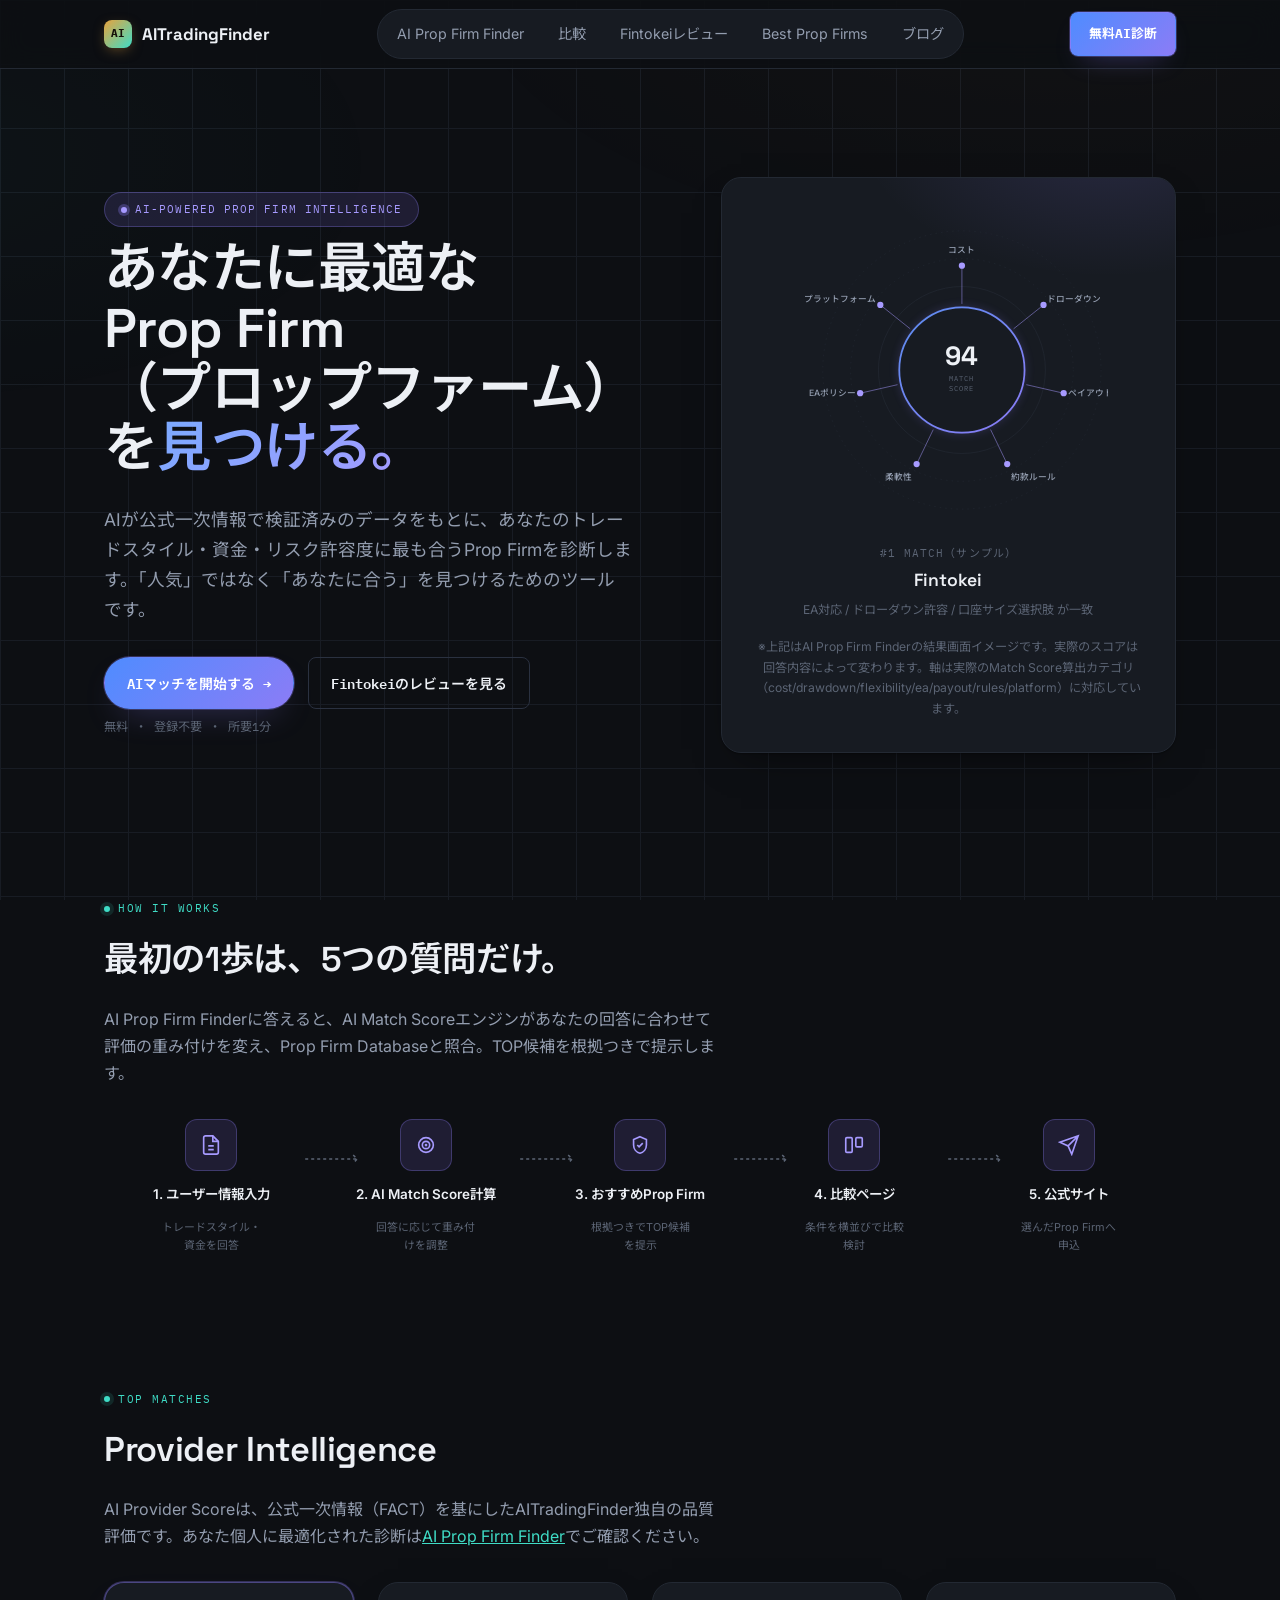
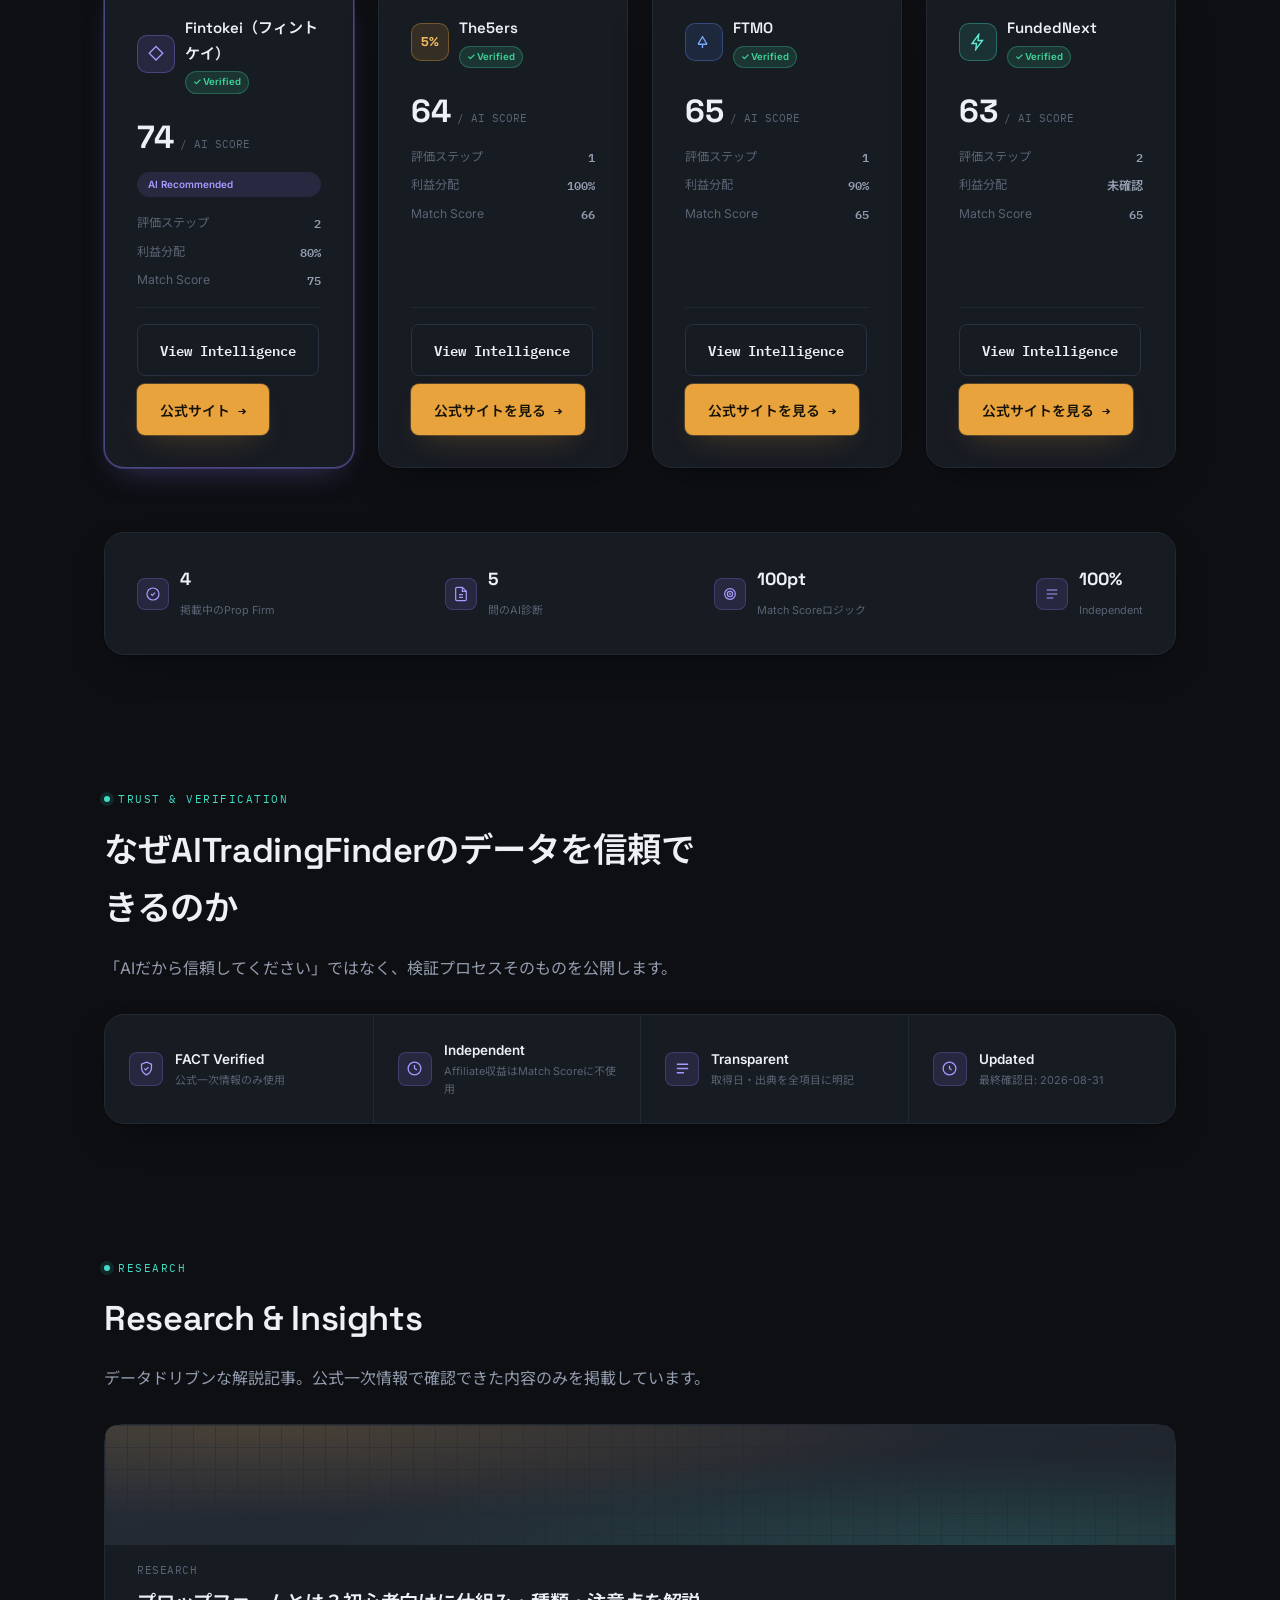
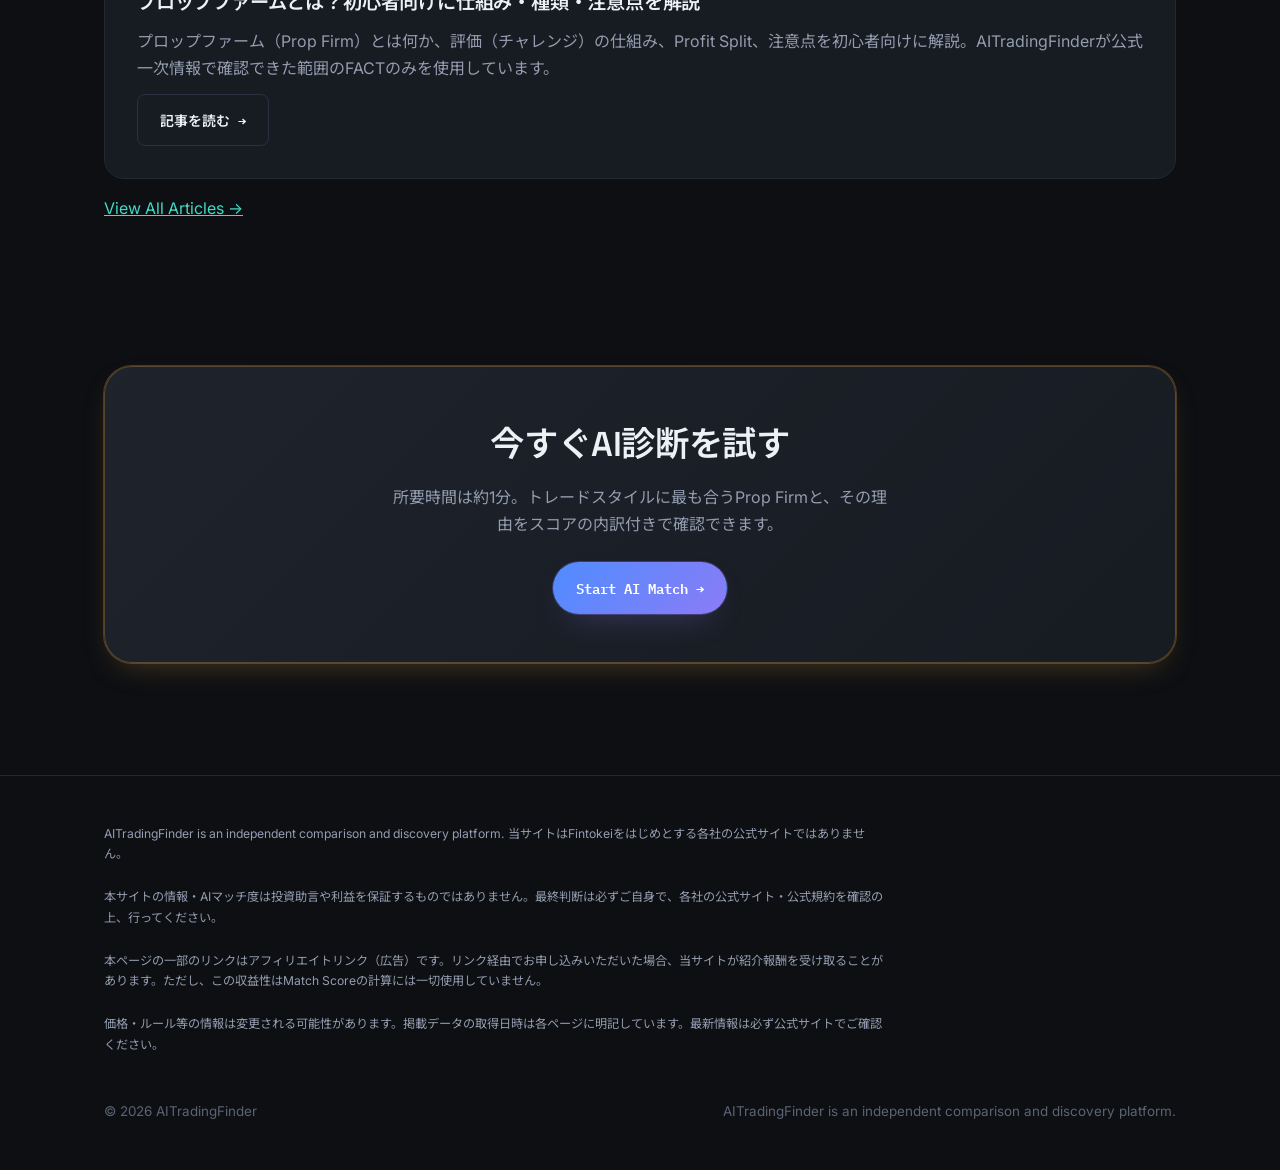
<file: index.html>
<!DOCTYPE html>
<html lang="ja">
<head>
<meta charset="UTF-8">
<meta name="viewport" content="width=device-width, initial-scale=1.0">
<title>AITradingFinder | あなたに合ったTrading Serviceを、AIが見つける</title>
<meta name="description" content="AIがトレードスタイル・資金・リスク許容度を分析し、最適なProp Firm・ブローカー・トレードツールを比較・推薦する独立系ディスカバリープラットフォーム。">
<link rel="canonical" href="https://aitradingfinder.com/">
<meta property="og:title" content="AITradingFinder | Find the Trading Service That Fits You">
<meta property="og:description" content="AIがあなたのトレードスタイルを分析し、最適なProp Firmを比較・推薦します。">
<meta property="og:type" content="website">
<!-- Search Console ownership verification (STEP 24): placeholder only, NOT a
     real token. Replace content="" with the real token from Google Search
     Console when available — do not fabricate one. -->
<meta name="google-site-verification" content="PLACEHOLDER_NOT_SET">
<!-- GA4 (STEP 24): not yet connected — no Measurement ID has been issued.
     When one is available, uncomment the two script tags below and replace
     G-XXXXXXXXXX with the real Measurement ID. Until then, assets/js/analytics.js
     safely no-ops against GA4 (see that file's header comment).
<script async src="https://www.googletagmanager.com/gtag/js?id=G-XXXXXXXXXX"></script>
<script>
  window.dataLayer = window.dataLayer || [];
  function gtag(){dataLayer.push(arguments);}
  gtag('js', new Date());
  gtag('config', 'G-XXXXXXXXXX');
</script>
-->
<link rel="preconnect" href="https://fonts.googleapis.com">
<link href="https://fonts.googleapis.com/css2?family=Space+Grotesk:wght@500;600;700&family=Inter:wght@400;500;600&family=IBM+Plex+Mono:wght@400;500;600&family=Noto+Sans+JP:wght@400;500;600;700&display=swap" rel="stylesheet">
<link rel="stylesheet" href="assets/css/style.css">
<script type="application/ld+json">
{
  "@context": "https://schema.org",
  "@type": "Organization",
  "name": "AITradingFinder",
  "url": "https://aitradingfinder.com/",
  "description": "AIがトレードスタイル・資金・リスク許容度を分析し、最適なProp Firm・ブローカー・トレードツールを比較・推薦する独立系ディスカバリープラットフォーム。",
  "sameAs": []
}
</script>
</head>
<body data-page="index">

<nav class="nav">
  <div class="wrap">
    <a href="index.html" class="brand"><span class="brand-mark">AI</span>AITradingFinder</a>
    <ul class="nav-links">
      <li><a href="finder.html">AI Prop Firm Finder</a></li>
      <li><a href="comparison.html">比較</a></li>
      <li><a href="fintokei-review.html">Fintokeiレビュー</a></li>
      <li><a href="best-prop-firms.html">Best Prop Firms</a></li>
      <li><a href="blog.html">ブログ</a></li>
    </ul>
    <a href="finder.html" class="nav-cta">無料AI診断</a>
    <button class="nav-toggle" id="navToggle" aria-label="メニューを開く" aria-expanded="false">
      <svg viewBox="0 0 24 24" fill="none" stroke="currentColor" stroke-width="2"><path d="M3 6h18M3 12h18M3 18h18"/></svg>
    </button>
  </div>
  <div class="nav-mobile-panel" id="navMobilePanel"></div>
</nav>

<header class="hero">
  <div class="wrap">
    <div class="hero-copy">
      <div class="idx-pill-eyebrow"><span class="dot"></span>AI-POWERED PROP FIRM INTELLIGENCE</div>
      <h1>あなたに最適な <span style="white-space:nowrap;">Prop Firm</span><br class="idx-hero-br"><span style="white-space:nowrap;">（プロップファーム）</span>を<span style="background:linear-gradient(135deg,var(--blue-bright),var(--violet-bright));-webkit-background-clip:text;background-clip:text;color:transparent;">見つける。</span></h1>
      <p class="lead">AIが公式一次情報で検証済みのデータをもとに、あなたのトレードスタイル・資金・リスク許容度に最も合うProp Firmを診断します。「人気」ではなく「あなたに合う」を見つけるためのツールです。</p>
      <div class="hero-actions">
        <a href="finder.html" class="btn btn-idx-primary">AIマッチを開始する →</a>
        <a href="fintokei-review.html" class="btn btn-outline" data-track="review_click" data-firm-id="fintokei">Fintokeiのレビューを見る</a>
      </div>
      <div class="idx-hero-fine">無料 ・ 登録不要 ・ 所要1分</div>
    </div>

    <div class="card orbit-card">
      <div class="orbit-wrap">
        <svg width="320" height="320" viewBox="-40 0 460 420" role="img" aria-label="AI Match Score のサンプル結果イメージ">
          <defs>
            <linearGradient id="idxRingGrad" x1="0%" y1="0%" x2="100%" y2="100%">
              <stop offset="0%" stop-color="#5B8DEF"/>
              <stop offset="100%" stop-color="#8B7CF6"/>
            </linearGradient>
            <filter id="idxSoftGlow" x="-60%" y="-60%" width="220%" height="220%">
              <feGaussianBlur stdDeviation="7" result="blur"/>
              <feMerge><feMergeNode in="blur"/><feMergeNode in="SourceGraphic"/></feMerge>
            </filter>
          </defs>
          <circle cx="210" cy="210" r="120" fill="none" stroke="var(--border-soft)" stroke-width="1"/>
          <circle cx="210" cy="210" r="160" fill="none" stroke="var(--border-soft)" stroke-width="1" stroke-dasharray="2 6"/>
          <circle cx="210" cy="210" r="200" fill="none" stroke="var(--border-soft)" stroke-width="1" stroke-dasharray="2 6"/>
          <line class="orbit-line" x1="210" y1="115" x2="210" y2="60"/>
          <line class="orbit-line" x1="284.3" y1="150.8" x2="327.3" y2="116.5"/>
          <line class="orbit-line" x1="302.6" y1="231.1" x2="356.3" y2="243.4"/>
          <line class="orbit-line" x1="251.2" y1="295.6" x2="275.1" y2="345.2"/>
          <line class="orbit-line" x1="168.8" y1="295.6" x2="144.9" y2="345.2"/>
          <line class="orbit-line" x1="117.4" y1="231.1" x2="63.7" y2="243.4"/>
          <line class="orbit-line" x1="135.7" y1="150.8" x2="92.7" y2="116.5"/>
          <circle class="orbit-node" cx="210" cy="60" r="4.5"/>
          <circle class="orbit-node" cx="327.3" cy="116.5" r="4.5"/>
          <circle class="orbit-node" cx="356.3" cy="243.4" r="4.5"/>
          <circle class="orbit-node" cx="275.1" cy="345.2" r="4.5"/>
          <circle class="orbit-node" cx="144.9" cy="345.2" r="4.5"/>
          <circle class="orbit-node" cx="63.7" cy="243.4" r="4.5"/>
          <circle class="orbit-node" cx="92.7" cy="116.5" r="4.5"/>
          <text x="210" y="42" text-anchor="middle" class="orbit-label">コスト</text>
          <text x="333" y="112" text-anchor="start" class="orbit-label">ドローダウン</text>
          <text x="362" y="248" text-anchor="start" class="orbit-label">ペイアウト</text>
          <text x="281" y="368" text-anchor="start" class="orbit-label">約款ルール</text>
          <text x="138.9" y="368" text-anchor="end" class="orbit-label">柔軟性</text>
          <text x="57.7" y="248" text-anchor="end" class="orbit-label">EAポリシー</text>
          <text x="86.7" y="112" text-anchor="end" class="orbit-label">プラットフォーム</text>
          <circle cx="210" cy="210" r="92" fill="#8B7CF6" opacity=".18" filter="url(#idxSoftGlow)"/>
          <circle cx="210" cy="210" r="90" fill="var(--surface)" stroke="url(#idxRingGrad)" stroke-width="2.5"/>
          <text x="210" y="203" text-anchor="middle" class="orbit-center-score">94</text>
          <text x="210" y="226" text-anchor="middle" class="orbit-center-lbl">MATCH</text>
          <text x="210" y="240" text-anchor="middle" class="orbit-center-lbl">SCORE</text>
        </svg>
      </div>
      <div style="text-align:center;margin-top:14px;">
        <div class="mono" style="font-size:var(--text-2xs);letter-spacing:.1em;text-transform:uppercase;color:var(--text-faint);">#1 MATCH（サンプル）</div>
        <div style="font-family:var(--font-display);font-weight:600;font-size:1.1rem;margin:4px 0;">Fintokei</div>
        <div style="font-size:var(--text-xs);color:var(--text-faint);">EA対応 / ドローダウン許容 / 口座サイズ選択肢 が一致</div>
      </div>
      <p style="font-size:var(--text-xs);color:var(--text-faint);margin:16px 0 0;text-align:center;">※上記はAI Prop Firm Finderの結果画面イメージです。実際のスコアは回答内容によって変わります。軸は実際のMatch Score算出カテゴリ（cost/drawdown/flexibility/ea/payout/rules/platform）に対応しています。</p>
    </div>
  </div>
</header>

<section>
  <div class="wrap">
    <div class="section-head">
      <div class="eyebrow">HOW IT WORKS</div>
      <h2>最初の1歩は、5つの質問だけ。</h2>
      <p>AI Prop Firm Finderに答えると、AI Match Scoreエンジンがあなたの回答に合わせて評価の重み付けを変え、Prop Firm Databaseと照合。TOP候補を根拠つきで提示します。</p>
    </div>
    <div class="idx-steps-row">
      <div class="idx-step">
        <div class="idx-step-icon"><svg viewBox="0 0 24 24" fill="none" stroke="currentColor" stroke-width="1.8"><path d="M14 2H6a2 2 0 0 0-2 2v16a2 2 0 0 0 2 2h12a2 2 0 0 0 2-2V8z"/><path d="M14 2v6h6M9 13h6M9 17h6"/></svg></div>
        <div class="idx-step-label">1. ユーザー情報入力</div>
        <div class="idx-step-sub">トレードスタイル・資金を回答</div>
        <div class="idx-step-arrow"><svg viewBox="0 0 60 10" fill="none" stroke="currentColor" stroke-width="1.5" stroke-dasharray="3 3"><path d="M0 5h52M48 1l4 4-4 4"/></svg></div>
      </div>
      <div class="idx-step">
        <div class="idx-step-icon"><svg viewBox="0 0 24 24" fill="none" stroke="currentColor" stroke-width="1.8"><circle cx="12" cy="12" r="8"/><circle cx="12" cy="12" r="4"/><circle cx="12" cy="12" r="0.6" fill="currentColor"/></svg></div>
        <div class="idx-step-label">2. AI Match Score計算</div>
        <div class="idx-step-sub">回答に応じて重み付けを調整</div>
        <div class="idx-step-arrow"><svg viewBox="0 0 60 10" fill="none" stroke="currentColor" stroke-width="1.5" stroke-dasharray="3 3"><path d="M0 5h52M48 1l4 4-4 4"/></svg></div>
      </div>
      <div class="idx-step">
        <div class="idx-step-icon"><svg viewBox="0 0 24 24" fill="none" stroke="currentColor" stroke-width="1.8"><path d="M12 3l7 3v6c0 4.4-3 8-7 9-4-1-7-4.6-7-9V6l7-3z"/><path d="M9 12l2 2 4-4"/></svg></div>
        <div class="idx-step-label">3. おすすめProp Firm</div>
        <div class="idx-step-sub">根拠つきでTOP候補を提示</div>
        <div class="idx-step-arrow"><svg viewBox="0 0 60 10" fill="none" stroke="currentColor" stroke-width="1.5" stroke-dasharray="3 3"><path d="M0 5h52M48 1l4 4-4 4"/></svg></div>
      </div>
      <div class="idx-step">
        <div class="idx-step-icon"><svg viewBox="0 0 24 24" fill="none" stroke="currentColor" stroke-width="1.8"><rect x="3" y="4" width="7" height="16" rx="1.2"/><rect x="14" y="4" width="7" height="10" rx="1.2"/></svg></div>
        <div class="idx-step-label">4. 比較ページ</div>
        <div class="idx-step-sub">条件を横並びで比較検討</div>
        <div class="idx-step-arrow"><svg viewBox="0 0 60 10" fill="none" stroke="currentColor" stroke-width="1.5" stroke-dasharray="3 3"><path d="M0 5h52M48 1l4 4-4 4"/></svg></div>
      </div>
      <div class="idx-step">
        <div class="idx-step-icon"><svg viewBox="0 0 24 24" fill="none" stroke="currentColor" stroke-width="1.8"><path d="M22 2L11 13M22 2l-7 20-4-9-9-4z"/></svg></div>
        <div class="idx-step-label">5. 公式サイト</div>
        <div class="idx-step-sub">選んだProp Firmへ申込</div>
      </div>
    </div>
  </div>
</section>

<section>
  <div class="wrap">
    <div class="section-head">
      <div class="eyebrow">TOP MATCHES</div>
      <h2>Provider Intelligence</h2>
      <p>AI Provider Scoreは、公式一次情報（FACT）を基にしたAITradingFinder独自の品質評価です。あなた個人に最適化された診断は<a href="finder.html" style="color:var(--teal)">AI Prop Firm Finder</a>でご確認ください。</p>
    </div>
    <div id="topMatches" class="idx-firm-grid"></div>
  </div>
</section>

<section style="padding-top:0;">
  <div class="wrap">
    <div class="card idx-stats-bar">
      <div class="idx-stat-item"><div class="idx-stat-icon"><svg width="16" height="16" viewBox="0 0 24 24" fill="none" stroke="currentColor" stroke-width="1.8"><path d="M9 12l2 2 4-4"/><circle cx="12" cy="12" r="9"/></svg></div><div><span class="idx-stat-num">4</span><span class="idx-stat-lbl">掲載中のProp Firm</span></div></div>
      <div class="idx-stat-item"><div class="idx-stat-icon"><svg width="16" height="16" viewBox="0 0 24 24" fill="none" stroke="currentColor" stroke-width="1.8"><path d="M14 2H6a2 2 0 0 0-2 2v16a2 2 0 0 0 2 2h12a2 2 0 0 0 2-2V8z"/><path d="M14 2v6h6M9 13h6M9 17h6"/></svg></div><div><span class="idx-stat-num">5</span><span class="idx-stat-lbl">問のAI診断</span></div></div>
      <div class="idx-stat-item"><div class="idx-stat-icon"><svg width="16" height="16" viewBox="0 0 24 24" fill="none" stroke="currentColor" stroke-width="1.8"><circle cx="12" cy="12" r="8"/><circle cx="12" cy="12" r="4"/><circle cx="12" cy="12" r="0.6" fill="currentColor"/></svg></div><div><span class="idx-stat-num mono">100pt</span><span class="idx-stat-lbl">Match Scoreロジック</span></div></div>
      <div class="idx-stat-item"><div class="idx-stat-icon"><svg width="16" height="16" viewBox="0 0 24 24" fill="none" stroke="currentColor" stroke-width="1.8"><path d="M4 6h16M4 12h16M4 18h10"/></svg></div><div><span class="idx-stat-num">100%</span><span class="idx-stat-lbl">Independent</span></div></div>
    </div>
  </div>
</section>

<section>
  <div class="wrap">
    <div class="section-head">
      <div class="eyebrow">TRUST &amp; VERIFICATION</div>
      <h2>なぜAITradingFinderのデータを信頼できるのか</h2>
      <p>「AIだから信頼してください」ではなく、検証プロセスそのものを公開します。</p>
    </div>
    <div class="card idx-trust-row">
      <div class="idx-trust-item">
        <div class="idx-trust-icon"><svg viewBox="0 0 24 24" fill="none" stroke="currentColor" stroke-width="1.8"><path d="M12 3l7 3v5c0 4.8-3 8-7 10-4-2-7-5.2-7-10V6z"/><path d="M9 12l2 2 4-4"/></svg></div>
        <div>
          <div class="trust-badge-title">FACT Verified</div>
          <div class="trust-badge-sub">公式一次情報のみ使用</div>
        </div>
      </div>
      <div class="idx-trust-item">
        <div class="idx-trust-icon"><svg viewBox="0 0 24 24" fill="none" stroke="currentColor" stroke-width="1.8"><circle cx="12" cy="12" r="9"/><path d="M12 7v5l3.5 2"/></svg></div>
        <div>
          <div class="trust-badge-title">Independent</div>
          <div class="trust-badge-sub">Affiliate収益はMatch Scoreに不使用</div>
        </div>
      </div>
      <div class="idx-trust-item">
        <div class="idx-trust-icon"><svg viewBox="0 0 24 24" fill="none" stroke="currentColor" stroke-width="1.8"><path d="M4 6h16M4 12h16M4 18h10"/></svg></div>
        <div>
          <div class="trust-badge-title">Transparent</div>
          <div class="trust-badge-sub">取得日・出典を全項目に明記</div>
        </div>
      </div>
      <div class="idx-trust-item">
        <div class="idx-trust-icon"><svg viewBox="0 0 24 24" fill="none" stroke="currentColor" stroke-width="1.8"><path d="M12 8v4l3 2"/><circle cx="12" cy="12" r="9"/></svg></div>
        <div>
          <div class="trust-badge-title">Updated</div>
          <div class="trust-badge-sub" id="lastVerifiedText">最終確認日を読み込み中…</div>
        </div>
      </div>
    </div>
  </div>
</section>

<section>
  <div class="wrap">
    <div class="section-head">
      <div class="eyebrow">RESEARCH</div>
      <h2>Research &amp; Insights</h2>
      <p>データドリブンな解説記事。公式一次情報で確認できた内容のみを掲載しています。</p>
    </div>
    <div id="researchList"></div>
    <div id="researchEmpty" class="empty-state" style="display:none;">
      <p style="margin:0;">現在、公開済みの記事はありません。</p>
    </div>
    <p style="margin-top:var(--space-4);"><a href="blog.html" style="color:var(--teal)">View All Articles →</a></p>
  </div>
</section>

<section>
  <div class="wrap">
    <div class="cta-banner">
      <h2 style="margin-bottom:10px;">今すぐAI診断を試す</h2>
      <p style="max-width:50ch;margin:0 auto 24px;">所要時間は約1分。トレードスタイルに最も合うProp Firmと、その理由をスコアの内訳付きで確認できます。</p>
      <a href="finder.html" class="btn btn-idx-primary">Start AI Match →</a>
    </div>
  </div>
</section>

<footer>
  <div class="wrap">
    <div class="footer-disclaimers" id="disclaimers"></div>
    <div class="footer-bottom">
      <span>© 2026 AITradingFinder</span>
      <span>AITradingFinder is an independent comparison and discovery platform.</span>
    </div>
  </div>
</footer>

<script src="assets/data/propfirms.js"></script>
<script src="assets/data/articles.js"></script>
<script src="assets/js/matchscore.js"></script>
<script src="assets/js/ui.js"></script>
<script src="assets/js/analytics.js"></script>
<script>
document.getElementById('disclaimers').innerHTML = Object.values(SITE_DISCLAIMERS).map(t => `<p>${t}</p>`).join('');

// ---------- Top Matches: reuses the exact standard-profile pattern
// already used by best-prop-firms.html (matchFirms with a neutral
// answers object). matchscore.js itself is not modified — this is
// simply a second call site for an existing function. ----------
const standardAnswers = { instrument: 'multiple', accountSize: 10000000, style: 'manual', priority: null, risk: 'balanced' };
const rankedHome = matchFirms(standardAnswers, PROP_FIRMS);

function homeOfficialCta(firm) {
  const approved = firm.affiliate_link && firm.affiliate_link.status === 'APPROVED';
  if (approved) {
    return `<a href="${firm.affiliate_link.display_url}" target="_blank" rel="nofollow sponsored noopener" data-firm-id="${firm.id}" class="btn btn-primary">公式サイト →</a>`;
  }
  const url = firm.fact.basic.official_url;
  return url ? `<a href="${url}" target="_blank" rel="nofollow noopener" data-firm-id="${firm.id}" class="btn btn-primary">公式サイトを見る →</a>` : '';
}
function homeIntelLink(firm) {
  return firm.id === 'fintokei'
    ? `<a href="fintokei-review.html" class="btn btn-outline" data-track="review_click" data-firm-id="${firm.id}">View Intelligence</a>`
    : `<a href="comparison.html" class="btn btn-outline">View Intelligence</a>`;
}
function fmtOrDash(v, suffix) {
  return (v === null || v === undefined) ? '未確認' : `${v}${suffix || ''}`;
}
// Step 25: per-firm accent + mark, purely presentational (id-keyed, not a FACT).
// Falls back to a neutral violet initial mark for any firm not in this list,
// so adding a firm to PROP_FIRMS never breaks rendering.
const IDX_FIRM_STYLE = {
  fintokei:   { color: 'var(--violet-bright)', soft: 'var(--violet-soft)', border: 'rgba(139,124,246,.35)', icon: '<path d="M12 2l9 9-9 9-9-9z"/>' },
  ftmo:       { color: 'var(--blue-bright)',   soft: 'var(--blue-soft)',   border: 'rgba(91,141,239,.35)',  icon: '<path d="M4 15l6-10 6 10M4 15h12M10 15v5"/>' },
  fundednext: { color: 'var(--teal-bright)',   soft: 'var(--teal-soft)',   border: 'rgba(63,220,198,.35)',  icon: '<path d="M13 2L4 14h6l-1 8 9-12h-6z"/>' },
  the5ers:    { color: 'var(--gold-bright)',   soft: 'var(--gold-soft)',  border: 'rgba(232,163,61,.35)',   text: '5%' }
};
function idxFirmLogo(firm) {
  const s = IDX_FIRM_STYLE[firm.id] || { color: 'var(--violet-bright)', soft: 'var(--violet-soft)', border: 'rgba(139,124,246,.35)' };
  const inner = s.text
    ? `<span style="font-family:var(--font-display);font-weight:700;font-size:.8rem;color:${s.color};">${s.text}</span>`
    : `<svg width="18" height="18" viewBox="0 0 24 24" fill="none" stroke="${s.color}" stroke-width="1.8">${s.icon}</svg>`;
  return `<div class="idx-firm-logo" style="background:${s.soft};border:1px solid ${s.border};">${inner}</div>`;
}

document.getElementById('topMatches').innerHTML = rankedHome.map((r, i) => {
  const f = r.firm;
  const steps = f.fact.plans && f.fact.plans[0] ? f.fact.plans[0].evaluation_steps : null;
  const split = f.fact.plans && f.fact.plans[0] ? (f.fact.plans[0].profit_split_pct ?? f.fact.plans[0].profit_split_max_pct) : null;
  return `
    <div class="idx-firm-card${i === 0 ? ' top' : ''}">
      <div class="idx-firm-head">
        ${idxFirmLogo(f)}
        <div>
          <div class="idx-firm-name">${f.fact.basic.brand_name}</div>
          <span class="idx-verified-tag">✓ Verified</span>
        </div>
      </div>
      <div class="idx-firm-score-row"><span class="idx-firm-score">${f.provider_score.overall_provider_score}</span><span class="idx-firm-score-sub">/ AI SCORE</span></div>
      ${i === 0 ? '<span class="idx-firm-badge-pill">AI Recommended</span>' : ''}
      <div class="idx-firm-stats">
        <div class="idx-firm-stat-row"><span>評価ステップ</span><b>${fmtOrDash(steps)}</b></div>
        <div class="idx-firm-stat-row"><span>利益分配</span><b>${fmtOrDash(split, '%')}</b></div>
        <div class="idx-firm-stat-row"><span>Match Score</span><b>${r.score}</b></div>
      </div>
      <div class="idx-firm-cta">
        ${homeIntelLink(f)}
        ${homeOfficialCta(f)}
      </div>
    </div>`;
}).join('');

// ---------- Trust: "Updated" uses the real, most recent
// provider_score.last_verified_date across all firms — never a fabricated date. ----------
const latestVerified = PROP_FIRMS.map(f => f.provider_score.last_verified_date).filter(Boolean).sort().pop();
document.getElementById('lastVerifiedText').textContent = latestVerified ? `最終確認日: ${latestVerified}` : '未確認';

// ---------- Research: only ever renders articles whose status is
// "published" in assets/data/articles.js — same gate blog.html uses.
// This script never sets that status. ----------
const publishedHome = (typeof BLOG_ARTICLES !== 'undefined' ? BLOG_ARTICLES : []).filter(a => a.status === 'published');
const researchListEl = document.getElementById('researchList');
const researchEmptyEl = document.getElementById('researchEmpty');
if (publishedHome.length === 0) {
  researchEmptyEl.style.display = 'block';
  researchListEl.innerHTML = '';
} else {
  researchEmptyEl.style.display = 'none';
  researchListEl.innerHTML = publishedHome.slice(0, 3).map(a => `
    <div class="article-card">
      <div class="research-card-visual" style="margin:calc(var(--space-6) * -1) calc(var(--space-6) * -1) var(--space-4);"></div>
      <div class="article-meta">RESEARCH</div>
      <h3 style="margin-bottom:8px;"><a href="${a.url}" style="color:inherit;text-decoration:none;">${a.title}</a></h3>
      <p style="margin-bottom:12px;">${a.excerpt}</p>
      <a href="${a.url}" class="btn btn-outline">記事を読む →</a>
    </div>`).join('');
}

AITF_UI.animateGauges();
</script>
<script src="assets/js/nav.js"></script>
</body>
</html>
</file>
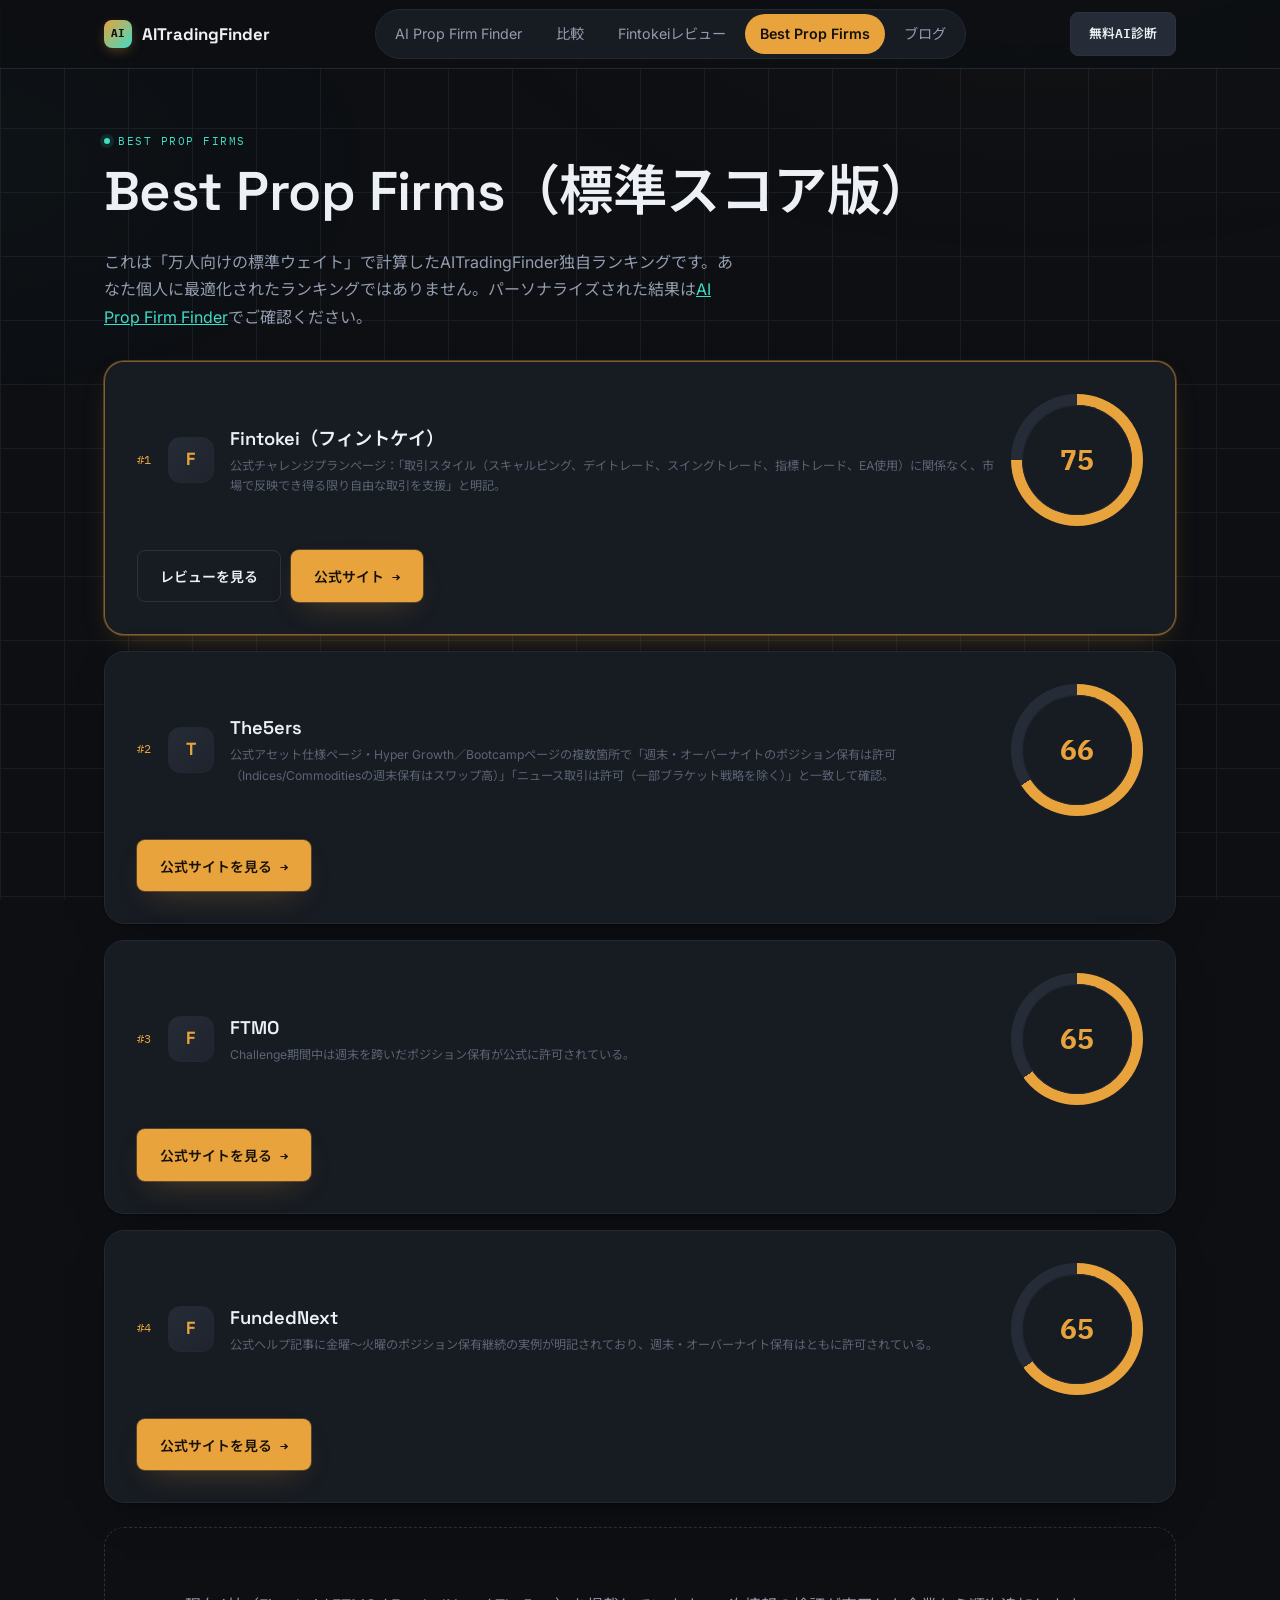
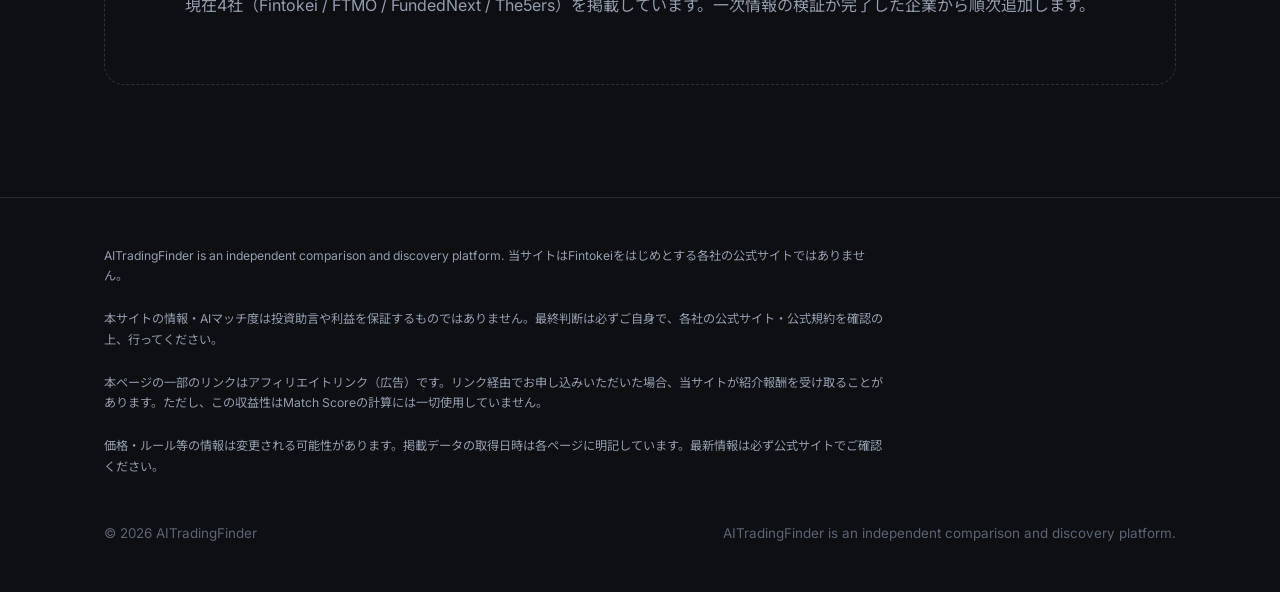
<file: best-prop-firms.html>
<!DOCTYPE html>
<html lang="ja">
<head>
<meta charset="UTF-8">
<meta name="viewport" content="width=device-width, initial-scale=1.0">
<title>Best Prop Firms | AITradingFinder</title>
<meta name="description" content="AITradingFinder独自の標準ウェイトによるProp Firmランキング。個別最適化はAI Prop Firm Finderをご利用ください。">
<link rel="canonical" href="https://aitradingfinder.com/best-prop-firms.html">
<!-- Search Console ownership verification (STEP 24): placeholder only, NOT a
     real token. Replace content="" with the real token from Google Search
     Console when available — do not fabricate one. -->
<meta name="google-site-verification" content="PLACEHOLDER_NOT_SET">
<!-- GA4 (STEP 24): not yet connected — no Measurement ID has been issued.
     When one is available, uncomment the two script tags below and replace
     G-XXXXXXXXXX with the real Measurement ID. Until then, assets/js/analytics.js
     safely no-ops against GA4 (see that file's header comment).
<script async src="https://www.googletagmanager.com/gtag/js?id=G-XXXXXXXXXX"></script>
<script>
  window.dataLayer = window.dataLayer || [];
  function gtag(){dataLayer.push(arguments);}
  gtag('js', new Date());
  gtag('config', 'G-XXXXXXXXXX');
</script>
-->
<link rel="preconnect" href="https://fonts.googleapis.com">
<link href="https://fonts.googleapis.com/css2?family=Space+Grotesk:wght@500;600;700&family=Inter:wght@400;500;600&family=IBM+Plex+Mono:wght@400;500;600&family=Noto+Sans+JP:wght@400;500;600;700&display=swap" rel="stylesheet">
<link rel="stylesheet" href="assets/css/style.css">
</head>
<body data-page="best-prop-firms">

<nav class="nav">
  <div class="wrap">
    <a href="index.html" class="brand"><span class="brand-mark">AI</span>AITradingFinder</a>
    <ul class="nav-links">
      <li><a href="finder.html">AI Prop Firm Finder</a></li>
      <li><a href="comparison.html">比較</a></li>
      <li><a href="fintokei-review.html">Fintokeiレビュー</a></li>
      <li><a href="best-prop-firms.html">Best Prop Firms</a></li>
      <li><a href="blog.html">ブログ</a></li>
    </ul>
    <a href="finder.html" class="nav-cta">無料AI診断</a>
    <button class="nav-toggle" id="navToggle" aria-label="メニューを開く" aria-expanded="false">
      <svg viewBox="0 0 24 24" fill="none" stroke="currentColor" stroke-width="2"><path d="M3 6h18M3 12h18M3 18h18"/></svg>
    </button>
  </div>
  <div class="nav-mobile-panel" id="navMobilePanel"></div>
</nav>

<section style="padding-top:56px;">
  <div class="wrap">
    <div class="eyebrow">BEST PROP FIRMS</div>
    <h1>Best Prop Firms（標準スコア版）</h1>
    <p style="max-width:64ch;">これは「万人向けの標準ウェイト」で計算したAITradingFinder独自ランキングです。あなた個人に最適化されたランキングではありません。パーソナライズされた結果は<a href="finder.html" style="color:var(--teal)">AI Prop Firm Finder</a>でご確認ください。</p>

    <div id="rankingList" style="margin-top:30px;"></div>

    <div class="empty-state" style="margin-top:24px;">
      <p style="margin:0;">現在4社（Fintokei / FTMO / FundedNext / The5ers）を掲載しています。一次情報の検証が完了した企業から順次追加します。</p>
    </div>
  </div>
</section>

<footer>
  <div class="wrap">
    <div class="footer-disclaimers" id="disclaimers"></div>
    <div class="footer-bottom">
      <span>© 2026 AITradingFinder</span>
      <span>AITradingFinder is an independent comparison and discovery platform.</span>
    </div>
  </div>
</footer>

<script src="assets/data/propfirms.js"></script>
<script src="assets/js/matchscore.js"></script>
<script src="assets/js/ui.js"></script>
<script src="assets/js/analytics.js"></script>
<script>
document.getElementById('disclaimers').innerHTML = Object.values(SITE_DISCLAIMERS).map(t => `<p>${t}</p>`).join('');

// Standard/neutral profile: manual style, balanced risk, no single overriding priority.
const standardAnswers = { instrument: 'multiple', accountSize: 10000000, style: 'manual', priority: null, risk: 'balanced' };
const ranked = matchFirms(standardAnswers, PROP_FIRMS);

// Only Fintokei has a review page today; only an APPROVED affiliate_link may
// render as a monetized (rel=sponsored) CTA — everything else falls back to
// the plain official site link so an unapproved affiliate URL is never
// generated or displayed as a CTA.
function reviewLink(firm) {
  return firm.id === 'fintokei' ? `<a href="fintokei-review.html" class="btn btn-outline" data-track="review_click" data-firm-id="${firm.id}">レビューを見る</a>` : '';
}
function officialCta(firm) {
  const approved = firm.affiliate_link && firm.affiliate_link.status === 'APPROVED';
  if (approved) {
    return `<a href="${firm.affiliate_link.display_url}" target="_blank" rel="nofollow sponsored noopener" data-firm-id="${firm.id}" class="btn btn-primary">公式サイト →</a>`;
  }
  const url = firm.fact.basic.official_url;
  return url ? `<a href="${url}" target="_blank" rel="nofollow noopener" data-firm-id="${firm.id}" class="btn btn-primary">公式サイトを見る →</a>` : '';
}

document.getElementById('rankingList').innerHTML = ranked.map((r, idx) => `
  <div class="prop-card${idx === 0 ? ' prop-card--top' : ''}" style="margin-bottom:16px;">
    <div class="prop-card-head">
      <div class="rank-badge">#${idx + 1}</div>
      <div class="prop-logo">${r.firm.fact.basic.brand_name.charAt(0)}</div>
      <div style="flex:1;min-width:160px;">
        <div class="prop-card-name">${r.firm.fact.basic.brand_name}</div>
        <div class="prop-card-sub">${(r.firm.fact.trading_style.note || '').split('。')[0]}。</div>
      </div>
      <div class="prop-card-score">
        <div class="gauge" data-pct="${r.score}"><span class="gauge-num">${r.score}</span></div>
      </div>
    </div>
    <div class="prop-card-cta">
      ${reviewLink(r.firm)}
      ${officialCta(r.firm)}
    </div>
  </div>
`).join('');

AITF_UI.animateGauges();
</script>
<script src="assets/js/nav.js"></script>
</body>
</html>
</file>
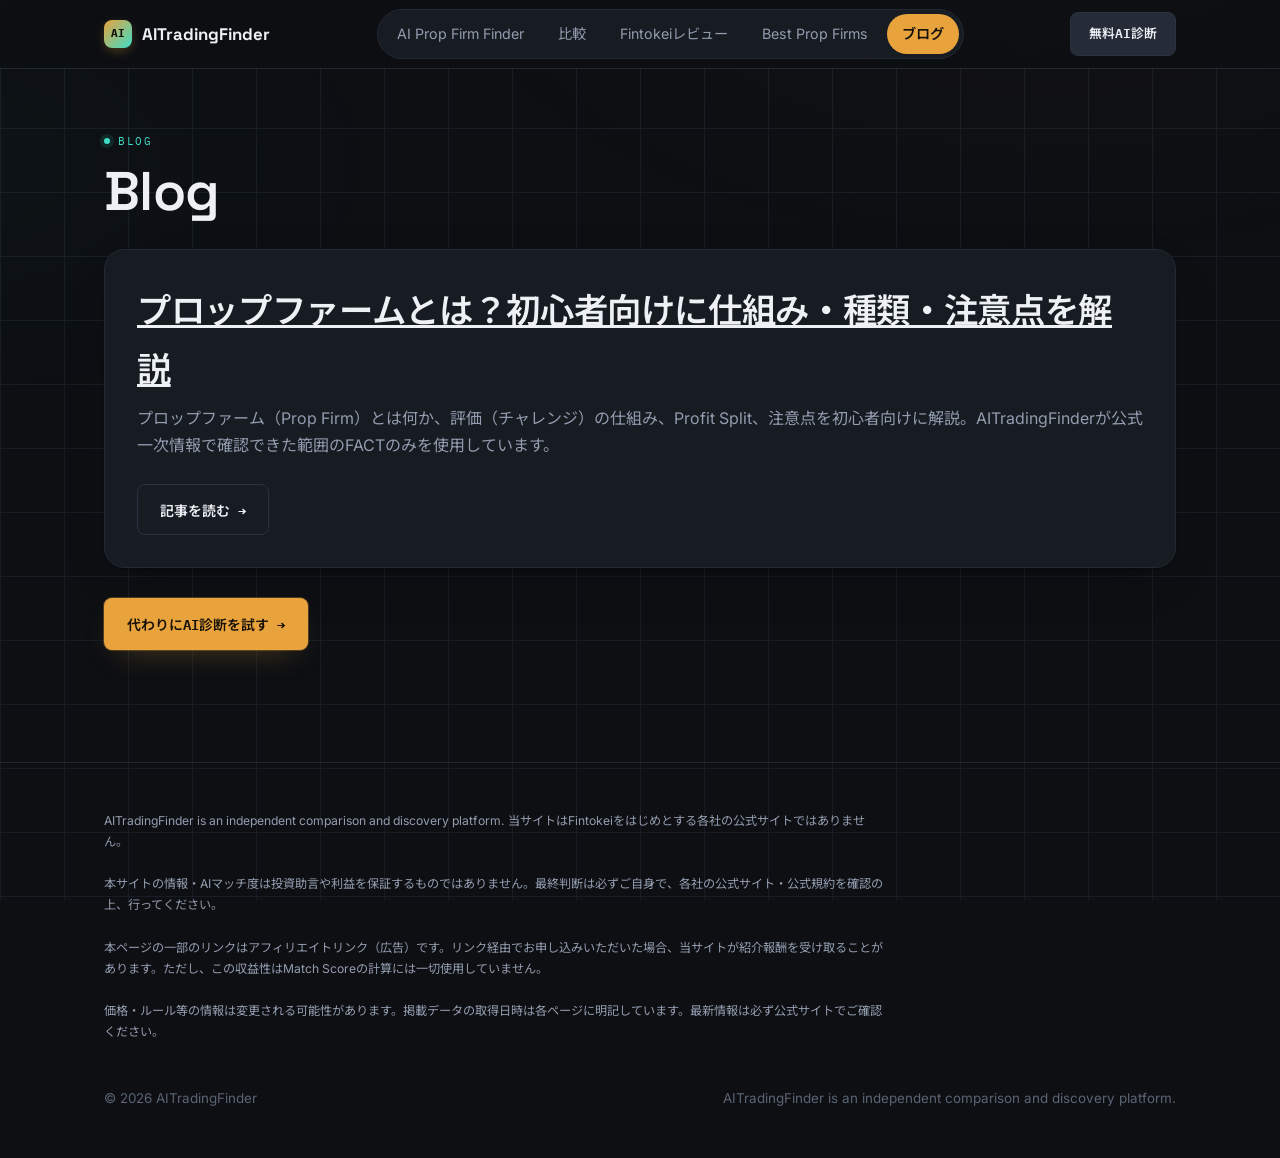
<file: blog.html>
<!DOCTYPE html>
<html lang="ja">
<head>
<meta charset="UTF-8">
<meta name="viewport" content="width=device-width, initial-scale=1.0">
<title>Blog | AITradingFinder</title>
<meta name="description" content="AITradingFinderのブログ。Prop Firm選びに役立つ記事を順次公開予定です。">
<link rel="canonical" href="https://aitradingfinder.com/blog.html">
<!-- Search Console ownership verification (STEP 24): placeholder only, NOT a
     real token. Replace content="" with the real token from Google Search
     Console when available — do not fabricate one. -->
<meta name="google-site-verification" content="PLACEHOLDER_NOT_SET">
<!-- GA4 (STEP 24): not yet connected — no Measurement ID has been issued.
     When one is available, uncomment the two script tags below and replace
     G-XXXXXXXXXX with the real Measurement ID. Until then, assets/js/analytics.js
     safely no-ops against GA4 (see that file's header comment).
<script async src="https://www.googletagmanager.com/gtag/js?id=G-XXXXXXXXXX"></script>
<script>
  window.dataLayer = window.dataLayer || [];
  function gtag(){dataLayer.push(arguments);}
  gtag('js', new Date());
  gtag('config', 'G-XXXXXXXXXX');
</script>
-->
<link rel="preconnect" href="https://fonts.googleapis.com">
<link href="https://fonts.googleapis.com/css2?family=Space+Grotesk:wght@500;600;700&family=Inter:wght@400;500;600&family=IBM+Plex+Mono:wght@400;500;600&family=Noto+Sans+JP:wght@400;500;600;700&display=swap" rel="stylesheet">
<link rel="stylesheet" href="assets/css/style.css">
</head>
<body data-page="blog">

<nav class="nav">
  <div class="wrap">
    <a href="index.html" class="brand"><span class="brand-mark">AI</span>AITradingFinder</a>
    <ul class="nav-links">
      <li><a href="finder.html">AI Prop Firm Finder</a></li>
      <li><a href="comparison.html">比較</a></li>
      <li><a href="fintokei-review.html">Fintokeiレビュー</a></li>
      <li><a href="best-prop-firms.html">Best Prop Firms</a></li>
      <li><a href="blog.html">ブログ</a></li>
    </ul>
    <a href="finder.html" class="nav-cta">無料AI診断</a>
    <button class="nav-toggle" id="navToggle" aria-label="メニューを開く" aria-expanded="false">
      <svg viewBox="0 0 24 24" fill="none" stroke="currentColor" stroke-width="2"><path d="M3 6h18M3 12h18M3 18h18"/></svg>
    </button>
  </div>
  <div class="nav-mobile-panel" id="navMobilePanel"></div>
</nav>

<section style="padding-top:56px;">
  <div class="wrap">
    <div class="eyebrow">BLOG</div>
    <h1>Blog</h1>
    <div id="articleList" style="margin-top:24px;"></div>
    <div id="emptyState" class="empty-state" style="margin-top:20px;display:none;">
      <p style="margin-bottom:6px;">現在、公開済みの記事はありません。</p>
      <p style="margin:0;font-size:.85rem;">SEO Content Engineが公式一次情報を基に記事を作成していますが、人間によるレビュー・承認が完了するまで公開しません。架空の記事は掲載しません。</p>
    </div>
    <div style="margin-top:30px;">
      <a href="finder.html" class="btn btn-primary">代わりにAI診断を試す →</a>
    </div>
  </div>
</section>

<footer>
  <div class="wrap">
    <div class="footer-disclaimers" id="disclaimers"></div>
    <div class="footer-bottom">
      <span>© 2026 AITradingFinder</span>
      <span>AITradingFinder is an independent comparison and discovery platform.</span>
    </div>
  </div>
</footer>

<script src="assets/data/propfirms.js"></script>
<script src="assets/data/articles.js"></script>
<script src="assets/js/analytics.js"></script>
<script>
  document.getElementById('disclaimers').innerHTML = Object.values(SITE_DISCLAIMERS).map(t => `<p>${t}</p>`).join('');

  // Only "published" articles ever render here — see assets/data/articles.js
  // header comment. No script in this repo sets that status automatically.
  const publishedArticles = BLOG_ARTICLES.filter(a => a.status === 'published');
  const listEl = document.getElementById('articleList');
  const emptyEl = document.getElementById('emptyState');
  if (publishedArticles.length === 0) {
    emptyEl.style.display = 'block';
    listEl.innerHTML = '';
  } else {
    emptyEl.style.display = 'none';
    listEl.innerHTML = publishedArticles.map(a => `
      <div class="card" style="margin-bottom:16px;">
        <h2 style="margin-bottom:6px;"><a href="${a.url}" style="color:inherit;">${a.title}</a></h2>
        <p style="color:var(--text-muted);">${a.excerpt}</p>
        <a href="${a.url}" class="btn btn-outline" style="margin-top:8px;">記事を読む →</a>
      </div>`).join('');
  }
</script>
<script src="assets/js/nav.js"></script>
</body>
</html>
</file>
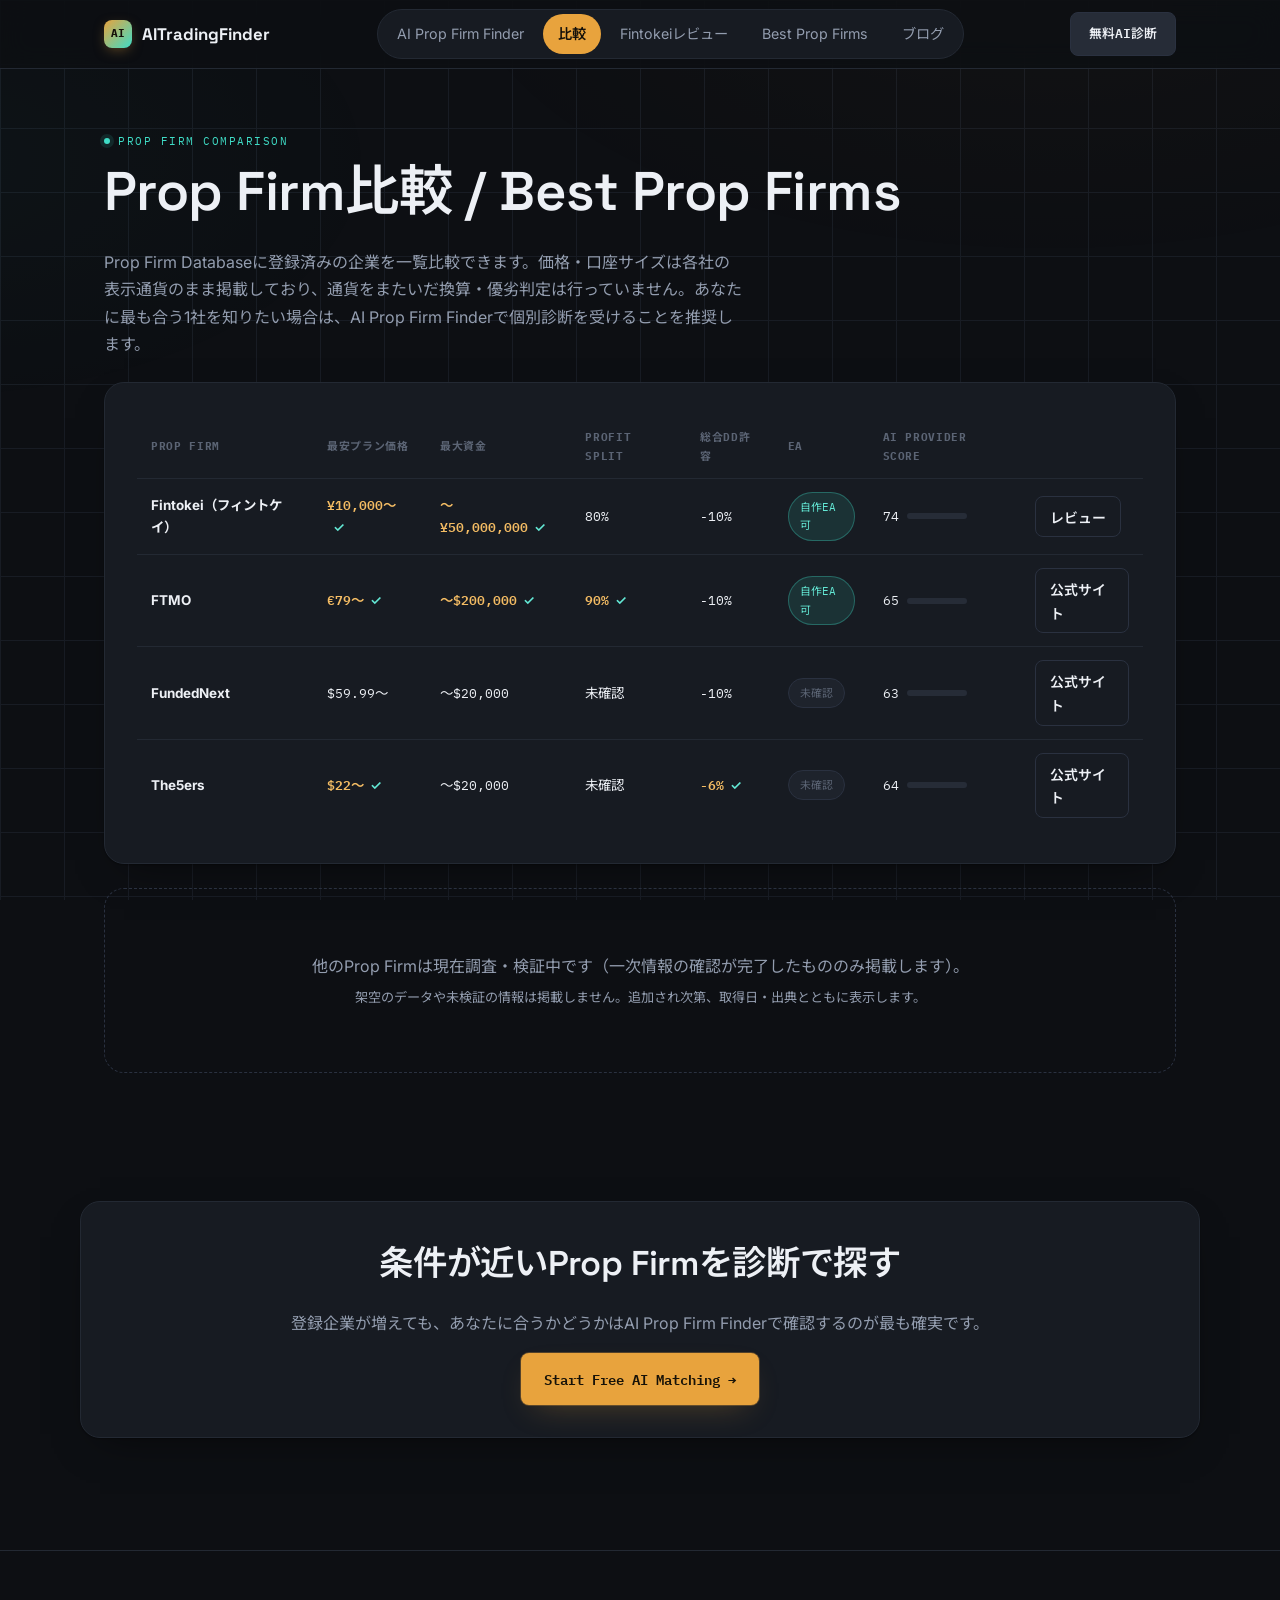
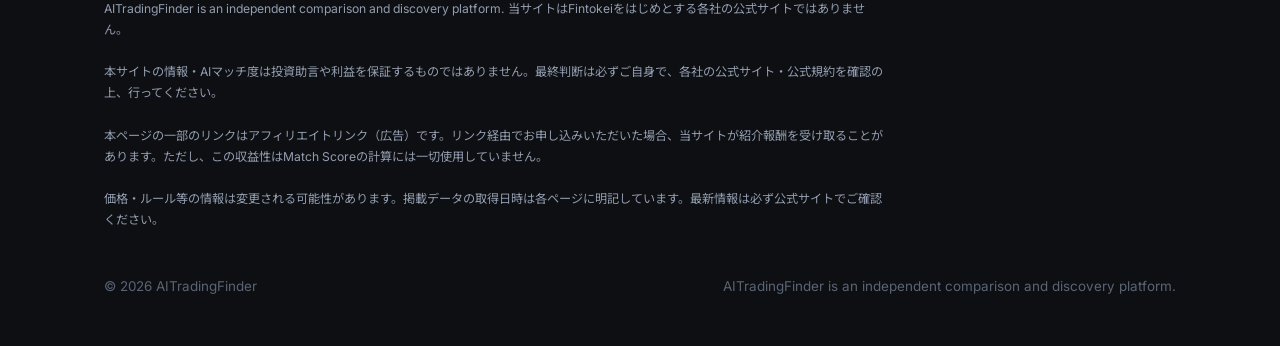
<file: comparison.html>
<!DOCTYPE html>
<html lang="ja">
<head>
<meta charset="UTF-8">
<meta name="viewport" content="width=device-width, initial-scale=1.0">
<title>Prop Firm Comparison | AITradingFinder</title>
<meta name="description" content="Fintokei / FTMO / FundedNext / The5ersをAI Provider Scoreや条件別に比較。一次情報で確認できた項目のみ掲載しています。">
<link rel="canonical" href="https://aitradingfinder.com/comparison.html">
<!-- Search Console ownership verification (STEP 24): placeholder only, NOT a
     real token. Replace content="" with the real token from Google Search
     Console when available — do not fabricate one. -->
<meta name="google-site-verification" content="PLACEHOLDER_NOT_SET">
<!-- GA4 (STEP 24): not yet connected — no Measurement ID has been issued.
     When one is available, uncomment the two script tags below and replace
     G-XXXXXXXXXX with the real Measurement ID. Until then, assets/js/analytics.js
     safely no-ops against GA4 (see that file's header comment).
<script async src="https://www.googletagmanager.com/gtag/js?id=G-XXXXXXXXXX"></script>
<script>
  window.dataLayer = window.dataLayer || [];
  function gtag(){dataLayer.push(arguments);}
  gtag('js', new Date());
  gtag('config', 'G-XXXXXXXXXX');
</script>
-->
<link rel="preconnect" href="https://fonts.googleapis.com">
<link href="https://fonts.googleapis.com/css2?family=Space+Grotesk:wght@500;600;700&family=Inter:wght@400;500;600&family=IBM+Plex+Mono:wght@400;500;600&family=Noto+Sans+JP:wght@400;500;600;700&display=swap" rel="stylesheet">
<link rel="stylesheet" href="assets/css/style.css">
</head>
<body data-page="comparison">

<nav class="nav">
  <div class="wrap">
    <a href="index.html" class="brand"><span class="brand-mark">AI</span>AITradingFinder</a>
    <ul class="nav-links">
      <li><a href="finder.html">AI Prop Firm Finder</a></li>
      <li><a href="comparison.html">比較</a></li>
      <li><a href="fintokei-review.html">Fintokeiレビュー</a></li>
      <li><a href="best-prop-firms.html">Best Prop Firms</a></li>
      <li><a href="blog.html">ブログ</a></li>
    </ul>
    <a href="finder.html" class="nav-cta">無料AI診断</a>
    <button class="nav-toggle" id="navToggle" aria-label="メニューを開く" aria-expanded="false">
      <svg viewBox="0 0 24 24" fill="none" stroke="currentColor" stroke-width="2"><path d="M3 6h18M3 12h18M3 18h18"/></svg>
    </button>
  </div>
  <div class="nav-mobile-panel" id="navMobilePanel"></div>
</nav>

<section style="padding-top:56px;">
  <div class="wrap">
    <div class="eyebrow">PROP FIRM COMPARISON</div>
    <h1>Prop Firm比較 / Best Prop Firms</h1>
    <p style="max-width:64ch;">Prop Firm Databaseに登録済みの企業を一覧比較できます。価格・口座サイズは各社の表示通貨のまま掲載しており、通貨をまたいだ換算・優劣判定は行っていません。あなたに最も合う1社を知りたい場合は、AI Prop Firm Finderで個別診断を受けることを推奨します。</p>

    <div class="card" style="overflow-x:auto;margin-top:24px;">
      <table id="compareTable" class="stack"></table>
    </div>

    <div id="emptyMore" class="empty-state" style="margin-top:24px;">
      <p style="margin-bottom:6px;">他のProp Firmは現在調査・検証中です（一次情報の確認が完了したもののみ掲載します）。</p>
      <p style="margin:0;font-size:.82rem;">架空のデータや未検証の情報は掲載しません。追加され次第、取得日・出典とともに表示します。</p>
    </div>
  </div>
</section>

<section>
  <div class="wrap card" style="text-align:center;">
    <h2>条件が近いProp Firmを診断で探す</h2>
    <p>登録企業が増えても、あなたに合うかどうかはAI Prop Firm Finderで確認するのが最も確実です。</p>
    <a href="finder.html" class="btn btn-primary">Start Free AI Matching →</a>
  </div>
</section>

<footer>
  <div class="wrap">
    <div class="footer-disclaimers" id="disclaimers"></div>
    <div class="footer-bottom">
      <span>© 2026 AITradingFinder</span>
      <span>AITradingFinder is an independent comparison and discovery platform.</span>
    </div>
  </div>
</footer>

<script src="assets/data/propfirms.js"></script>
<script src="assets/js/analytics.js"></script>
<script>
document.getElementById('disclaimers').innerHTML = Object.values(SITE_DISCLAIMERS).map(t => `<p>${t}</p>`).join('');

// Precompute best (highest-favorability) value per numeric column so it can
// be highlighted — scales naturally from 1 firm today to N firms in Step 22.
// Step 22-B note: FTMO/FundedNext/The5ers price in EUR/USD, not JPY like
// Fintokei — comparing raw numbers across currencies would be meaningless
// (and would silently invent an implied FX rate), so price/account-size
// "best" highlighting is computed PER CURRENCY GROUP, never cross-currency.
function planPrice(p) {
  if (p.challenge_price_jpy != null) return { value: p.challenge_price_jpy, currency: 'JPY' };
  if (p.challenge_price != null) return { value: p.challenge_price, currency: p.challenge_price_currency || '?' };
  return null;
}
function planAccountSize(p) {
  if (p.account_size_jpy != null) return { value: p.account_size_jpy, currency: 'JPY' };
  if (p.account_size != null) return { value: p.account_size, currency: p.account_size_currency || '?' };
  return null;
}
function minOf(infos) {
  const valid = infos.filter(Boolean);
  return valid.length ? valid.reduce((a, b) => (b.value < a.value ? b : a)) : null;
}
function maxOf(infos) {
  const valid = infos.filter(Boolean);
  return valid.length ? valid.reduce((a, b) => (b.value > a.value ? b : a)) : null;
}
const CURRENCY_SYMBOL = { JPY: '¥', USD: '$', EUR: '€' };
function formatMoney(info) {
  if (!info) return '未確認';
  const sym = CURRENCY_SYMBOL[info.currency] || (info.currency + ' ');
  return `${sym}${info.value.toLocaleString()}`;
}

const minPriceInfos = PROP_FIRMS.map(f => minOf(f.fact.plans.map(planPrice)));
const maxAccountInfos = PROP_FIRMS.map(f => maxOf(f.fact.plans.map(planAccountSize)));
const splits = PROP_FIRMS.map(f => f.fact.plans[0].profit_split_pct);
const drawdowns = PROP_FIRMS.map(f => f.fact.plans[0].max_total_drawdown_pct);

function bestByCurrency(infos, pick) {
  const map = {};
  infos.forEach(info => {
    if (!info) return;
    const cur = map[info.currency];
    if (cur === undefined || pick(info.value, cur)) map[info.currency] = info.value;
  });
  return map;
}
const bestMinPriceByCurrency = bestByCurrency(minPriceInfos, (v, cur) => v < cur);
const bestMaxAccountByCurrency = bestByCurrency(maxAccountInfos, (v, cur) => v > cur);
const bestSplit = Math.max(...splits.filter(v => v != null));
const bestDrawdownRoom = Math.max(...drawdowns.filter(v => v != null));

// Only Fintokei has a dedicated review page today; only APPROVED affiliate
// links may render as a live (rel=sponsored) monetized CTA — everything
// else falls back to the plain, non-monetized official site link so an
// unapproved affiliate URL can never appear as a CTA.
function reviewCell(f) {
  if (f.id === 'fintokei') return `<a href="fintokei-review.html" class="btn btn-outline" style="padding:8px 14px;" data-track="review_click" data-firm-id="${f.id}">レビュー</a>`;
  const url = f.fact.basic.official_url;
  return url ? `<a href="${url}" target="_blank" rel="nofollow noopener" data-firm-id="${f.id}" class="btn btn-outline" style="padding:8px 14px;">公式サイト</a>` : '';
}

const rows = PROP_FIRMS.map((f, i) => {
  const ps = f.provider_score;
  const eaLabel = f.fact.ea_policy.self_created_or_self_managed_ea_allowed ? '<span class="tag ok">自作EA可</span>' : '<span class="tag unknown">未確認</span>';
  const priceInfo = minPriceInfos[i];
  const accountInfo = maxAccountInfos[i];
  const isBestPrice = priceInfo && priceInfo.value === bestMinPriceByCurrency[priceInfo.currency];
  const isBestAccount = accountInfo && accountInfo.value === bestMaxAccountByCurrency[accountInfo.currency];
  return `
    <tr>
      <td data-label="Prop Firm"><strong>${f.fact.basic.brand_name}</strong></td>
      <td class="num${isBestPrice ? ' best' : ''}" data-label="最安プラン価格">${formatMoney(priceInfo)}〜</td>
      <td class="num${isBestAccount ? ' best' : ''}" data-label="最大資金">〜${formatMoney(accountInfo)}</td>
      <td class="num${splits[i] != null && splits[i] === bestSplit ? ' best' : ''}" data-label="Profit Split">${splits[i] != null ? splits[i] + '%' : '未確認'}</td>
      <td class="num${drawdowns[i] != null && drawdowns[i] === bestDrawdownRoom ? ' best' : ''}" data-label="総合DD許容">${drawdowns[i] != null ? drawdowns[i] + '%' : '未確認'}</td>
      <td data-label="EA">${eaLabel}</td>
      <td data-label="AI Provider Score">
        <div class="table-score-cell">
          <span class="mono">${ps.overall_provider_score}</span>
          <span class="gauge-bar-track"><span class="gauge-bar-fill" style="width:${ps.overall_provider_score}%"></span></span>
        </div>
      </td>
      <td data-label="">${reviewCell(f)}</td>
    </tr>`;
}).join('');

document.getElementById('compareTable').innerHTML = `
  <tr class="col-heading"><th>Prop Firm</th><th>最安プラン価格</th><th>最大資金</th><th>Profit Split</th><th>総合DD許容</th><th>EA</th><th>AI Provider Score</th><th></th></tr>
  ${rows}
`;
</script>
<script src="assets/js/nav.js"></script>
</body>
</html>
</file>
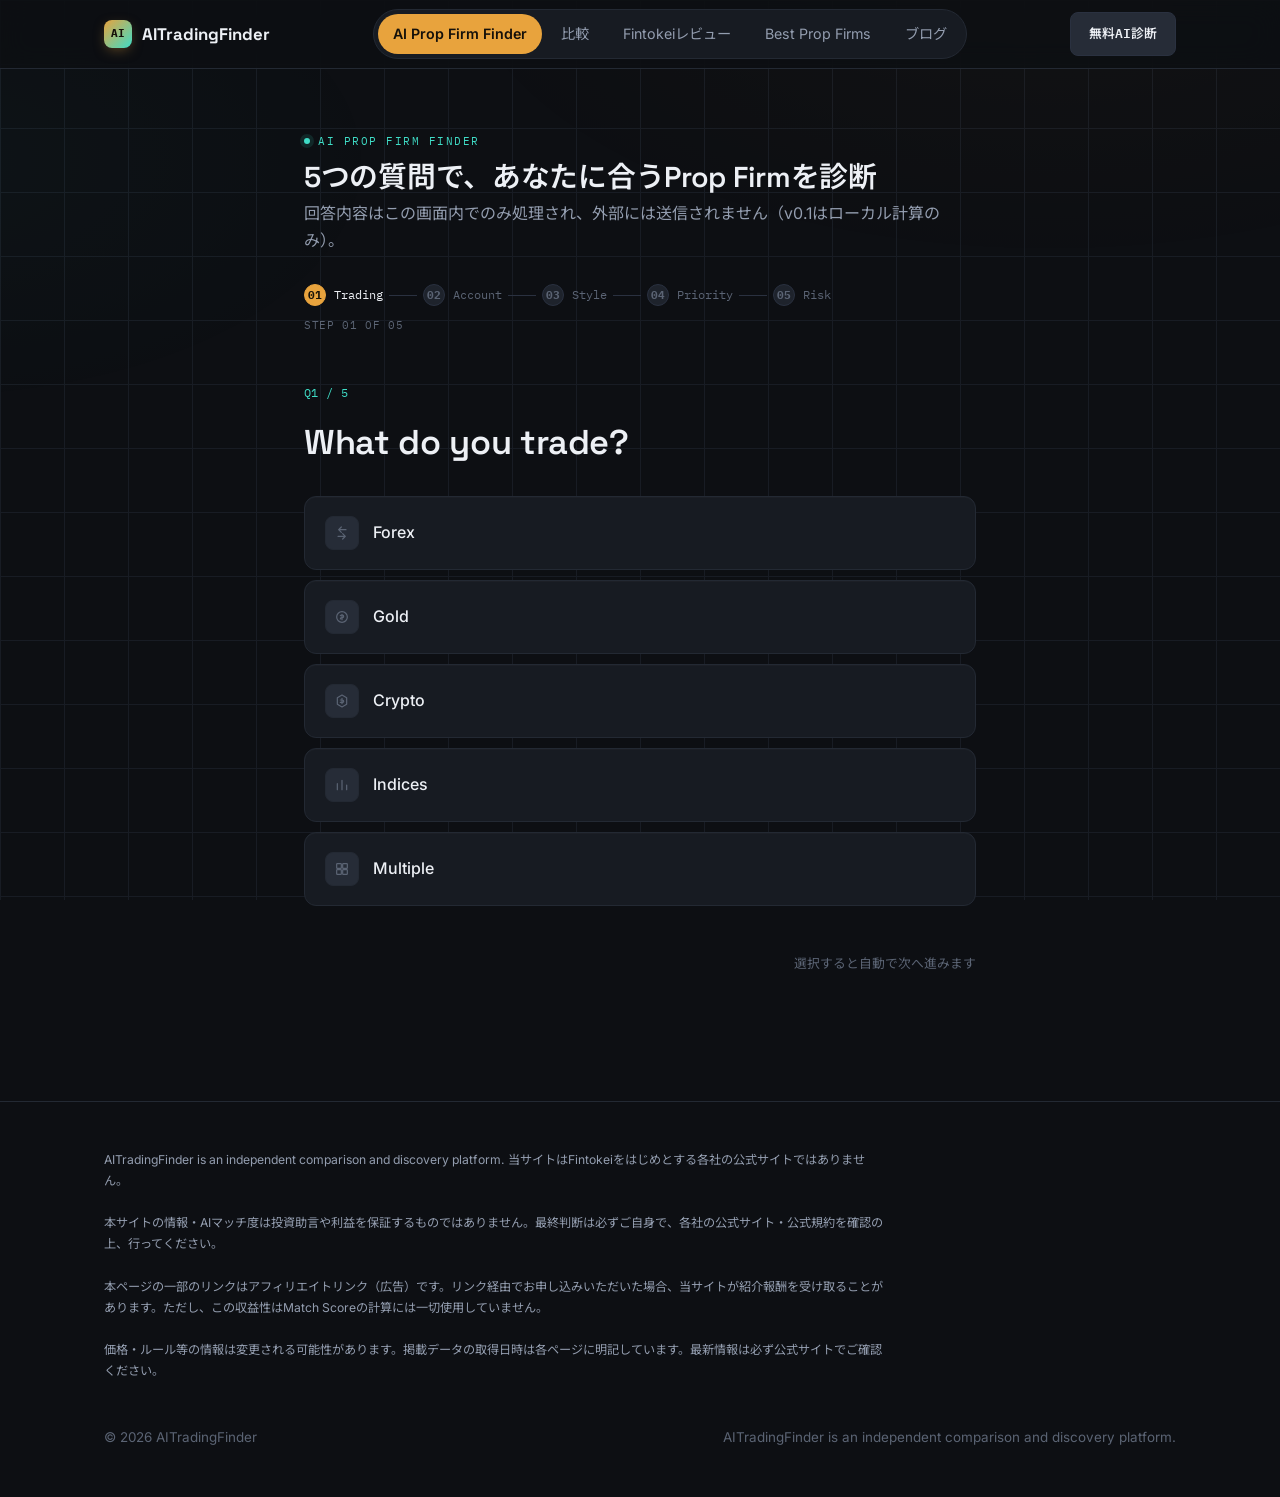
<file: finder.html>
<!DOCTYPE html>
<html lang="ja">
<head>
<meta charset="UTF-8">
<meta name="viewport" content="width=device-width, initial-scale=1.0">
<title>AI Prop Firm Finder | AITradingFinder</title>
<meta name="description" content="5つの質問に答えるだけで、AIがあなたに最も適合するProp Firmを診断・推薦します。">
<link rel="canonical" href="https://aitradingfinder.com/finder.html">
<!-- Search Console ownership verification (STEP 24): placeholder only, NOT a
     real token. Replace content="" with the real token from Google Search
     Console when available — do not fabricate one. -->
<meta name="google-site-verification" content="PLACEHOLDER_NOT_SET">
<!-- GA4 (STEP 24): not yet connected — no Measurement ID has been issued.
     When one is available, uncomment the two script tags below and replace
     G-XXXXXXXXXX with the real Measurement ID. Until then, assets/js/analytics.js
     safely no-ops against GA4 (see that file's header comment).
<script async src="https://www.googletagmanager.com/gtag/js?id=G-XXXXXXXXXX"></script>
<script>
  window.dataLayer = window.dataLayer || [];
  function gtag(){dataLayer.push(arguments);}
  gtag('js', new Date());
  gtag('config', 'G-XXXXXXXXXX');
</script>
-->
<link rel="preconnect" href="https://fonts.googleapis.com">
<link href="https://fonts.googleapis.com/css2?family=Space+Grotesk:wght@500;600;700&family=Inter:wght@400;500;600&family=IBM+Plex+Mono:wght@400;500;600&family=Noto+Sans+JP:wght@400;500;600;700&display=swap" rel="stylesheet">
<link rel="stylesheet" href="assets/css/style.css">
</head>
<body data-page="finder">

<nav class="nav">
  <div class="wrap">
    <a href="index.html" class="brand"><span class="brand-mark">AI</span>AITradingFinder</a>
    <ul class="nav-links">
      <li><a href="finder.html">AI Prop Firm Finder</a></li>
      <li><a href="comparison.html">比較</a></li>
      <li><a href="fintokei-review.html">Fintokeiレビュー</a></li>
      <li><a href="best-prop-firms.html">Best Prop Firms</a></li>
      <li><a href="blog.html">ブログ</a></li>
    </ul>
    <a href="finder.html" class="nav-cta">無料AI診断</a>
    <button class="nav-toggle" id="navToggle" aria-label="メニューを開く" aria-expanded="false">
      <svg viewBox="0 0 24 24" fill="none" stroke="currentColor" stroke-width="2"><path d="M3 6h18M3 12h18M3 18h18"/></svg>
    </button>
  </div>
  <div class="nav-mobile-panel" id="navMobilePanel"></div>
</nav>

<section style="padding-top:56px;">
  <div class="wrap quiz-shell">

    <div id="quizArea">
      <div class="eyebrow">AI PROP FIRM FINDER</div>
      <h1 style="font-size:1.8rem;margin-bottom:6px;">5つの質問で、あなたに合うProp Firmを診断</h1>
      <p style="margin-bottom:30px;">回答内容はこの画面内でのみ処理され、外部には送信されません（v0.1はローカル計算のみ）。</p>

      <div class="quiz-step-header">
        <div class="step-track" id="stepTrack">
          <div class="step-item" data-step-index="0"><div class="step-dot">01</div><span class="step-label">Trading</span></div>
          <div class="step-connector"></div>
          <div class="step-item" data-step-index="1"><div class="step-dot">02</div><span class="step-label">Account</span></div>
          <div class="step-connector"></div>
          <div class="step-item" data-step-index="2"><div class="step-dot">03</div><span class="step-label">Style</span></div>
          <div class="step-connector"></div>
          <div class="step-item" data-step-index="3"><div class="step-dot">04</div><span class="step-label">Priority</span></div>
          <div class="step-connector"></div>
          <div class="step-item" data-step-index="4"><div class="step-dot">05</div><span class="step-label">Risk</span></div>
        </div>
        <div class="quiz-progress-row" style="margin-top:10px;"><span id="stepLabel">STEP 01 OF 05</span></div>
        <!-- The step-track above is now the primary visual progress
             indicator. This thin bar is kept in the DOM (renderProgress()
             still updates it) but visually hidden to avoid showing two
             redundant progress indicators — a presentation choice only,
             not a removal of the element renderProgress() depends on. -->
        <div class="quiz-progress" id="progress" style="display:none;"></div>
      </div>

      <!-- Q1 -->
      <div class="q-step active" data-step="0">
        <div class="q-label">Q1 / 5</div>
        <h2>What do you trade?</h2>
        <div class="options" data-key="instrument">
          <div class="option" data-value="forex" data-icon="exchange"><span class="option-icon"></span><span class="option-label">Forex</span></div>
          <div class="option" data-value="gold" data-icon="coin"><span class="option-icon"></span><span class="option-label">Gold</span></div>
          <div class="option" data-value="crypto" data-icon="crypto"><span class="option-icon"></span><span class="option-label">Crypto</span></div>
          <div class="option" data-value="indices" data-icon="indices"><span class="option-icon"></span><span class="option-label">Indices</span></div>
          <div class="option" data-value="multiple" data-icon="multiple"><span class="option-icon"></span><span class="option-label">Multiple</span></div>
        </div>
      </div>

      <!-- Q2 -->
      <div class="q-step" data-step="1">
        <div class="q-label">Q2 / 5</div>
        <h2>What is your preferred account size?</h2>
        <div class="options" data-key="accountSize">
          <div class="option" data-value="1000000" data-icon="wallet"><span class="option-icon"></span><span class="option-label">〜100万円</span></div>
          <div class="option" data-value="5000000" data-icon="wallet"><span class="option-icon"></span><span class="option-label">200万〜500万円</span></div>
          <div class="option" data-value="10000000" data-icon="wallet"><span class="option-icon"></span><span class="option-label">1,000万円前後</span></div>
          <div class="option" data-value="20000000" data-icon="wallet"><span class="option-icon"></span><span class="option-label">2,000万円以上</span></div>
        </div>
      </div>

      <!-- Q3 -->
      <div class="q-step" data-step="2">
        <div class="q-label">Q3 / 5</div>
        <h2>How do you trade?</h2>
        <div class="options" data-key="style">
          <div class="option" data-value="manual" data-icon="cursor"><span class="option-icon"></span><span class="option-label">Manual</span></div>
          <div class="option" data-value="ea" data-icon="chip"><span class="option-icon"></span><span class="option-label">EA</span></div>
          <div class="option" data-value="scalping" data-icon="bolt"><span class="option-icon"></span><span class="option-label">Scalping</span></div>
          <div class="option" data-value="swing" data-icon="wave"><span class="option-icon"></span><span class="option-label">Swing</span></div>
          <div class="option" data-value="news" data-icon="megaphone"><span class="option-icon"></span><span class="option-label">News</span></div>
        </div>
      </div>

      <!-- Q4 -->
      <div class="q-step" data-step="3">
        <div class="q-label">Q4 / 5</div>
        <h2>What is most important?</h2>
        <div class="options" data-key="priority">
          <div class="option" data-value="cost" data-icon="dollar"><span class="option-icon"></span><span class="option-label">Low Cost</span></div>
          <div class="option" data-value="drawdown" data-icon="shield"><span class="option-icon"></span><span class="option-label">Low Drawdown</span></div>
          <div class="option" data-value="payout_split" data-icon="percent"><span class="option-icon"></span><span class="option-label">High Profit Split</span></div>
          <div class="option" data-value="fast_payout" data-icon="clock"><span class="option-icon"></span><span class="option-label">Fast Payout</span></div>
          <div class="option" data-value="ea" data-icon="chip"><span class="option-icon"></span><span class="option-label">EA</span></div>
          <div class="option" data-value="flexible_rules" data-icon="sliders"><span class="option-icon"></span><span class="option-label">Flexible Rules</span></div>
        </div>
      </div>

      <!-- Q5 -->
      <div class="q-step" data-step="4">
        <div class="q-label">Q5 / 5</div>
        <h2>What is your risk preference?</h2>
        <div class="options" data-key="risk">
          <div class="option" data-value="conservative" data-icon="shield"><span class="option-icon"></span><span class="option-label">Conservative</span></div>
          <div class="option" data-value="balanced" data-icon="scale"><span class="option-icon"></span><span class="option-label">Balanced</span></div>
          <div class="option" data-value="aggressive" data-icon="flame"><span class="option-icon"></span><span class="option-label">Aggressive</span></div>
        </div>
      </div>

      <div class="q-nav">
        <button class="btn btn-outline" id="backBtn" style="visibility:hidden;">← 戻る</button>
        <span class="mono" style="color:var(--text-faint);font-size:.8rem;" id="hint">選択すると自動で次へ進みます</span>
      </div>
    </div>

    <!-- ANALYZING TRANSITION -->
    <div id="analyzingArea" class="analyzing">
      <div class="analyzing-ring"></div>
      <div class="analyzing-title">AI Prop Firm Finder is analyzing your profile</div>
      <div class="analyzing-items" id="analyzingItems">
        <div class="analyzing-item"><span>Trading Style</span><span class="analyzing-check">✓</span></div>
        <div class="analyzing-item"><span>Risk Tolerance</span><span class="analyzing-check">✓</span></div>
        <div class="analyzing-item"><span>EA / Platform Preference</span><span class="analyzing-check">✓</span></div>
        <div class="analyzing-item"><span>Drawdown Preference</span><span class="analyzing-check">✓</span></div>
      </div>
    </div>

    <!-- RESULTS -->
    <div id="resultArea" style="display:none;">
      <div class="eyebrow">AI MATCHING RESULT</div>
      <h2 style="margin-bottom:4px;">Your Best Matches</h2>
      <p id="noDataNote" style="display:none;" class="empty-state"></p>
      <div id="resultSummary" class="result-summary"></div>
      <div id="resultsList"></div>
      <button class="btn btn-outline" id="retakeBtn" style="margin-top:20px;">もう一度診断する</button>
    </div>

  </div>
</section>

<footer>
  <div class="wrap">
    <div class="footer-disclaimers" id="disclaimers"></div>
    <div class="footer-bottom">
      <span>© 2026 AITradingFinder</span>
      <span>AITradingFinder is an independent comparison and discovery platform.</span>
    </div>
  </div>
</footer>

<script src="assets/data/propfirms.js"></script>
<script src="assets/js/matchscore.js"></script>
<script src="assets/js/ui.js"></script>
<script src="assets/js/analytics.js"></script>
<script>
document.getElementById('disclaimers').innerHTML = Object.values(SITE_DISCLAIMERS).map(t => `<p>${t}</p>`).join('');

// Presentation-only icon set for quiz options. Purely decorative — never
// read by matchscore.js and never affects scoring.
const ICONS = {
  exchange: '<path d="M7 7h11M7 7l4-4M7 7l4 4M17 17H6M17 17l-4-4M17 17l-4 4"/>',
  coin: '<circle cx="12" cy="12" r="8"/><path d="M12 8v8M9.5 10a2 2 0 012-1h1a2 2 0 010 4h-1a2 2 0 00-2 2"/>',
  crypto: '<path d="M12 3l7 4v10l-7 4-7-4V7z"/><path d="M12 8v8M9.5 10.5h3.2a1.8 1.8 0 010 3.6H9.5"/>',
  indices: '<path d="M5 19V10M12 19V5M19 19v-7"/>',
  multiple: '<rect x="4" y="4" width="7" height="7" rx="1"/><rect x="13" y="4" width="7" height="7" rx="1"/><rect x="4" y="13" width="7" height="7" rx="1"/><rect x="13" y="13" width="7" height="7" rx="1"/>',
  wallet: '<rect x="3" y="7" width="18" height="12" rx="2"/><path d="M3 10h18"/><circle cx="16" cy="14" r="1"/>',
  cursor: '<path d="M5 3l6 16 2-6 6-2z"/>',
  chip: '<rect x="7" y="7" width="10" height="10" rx="1"/><path d="M9 3v3M13 3v3M9 18v3M13 18v3M3 9h3M3 13h3M18 9h3M18 13h3"/>',
  bolt: '<path d="M13 2L5 14h6l-1 8 9-12h-6z"/>',
  wave: '<path d="M2 12c2.5-4 4.5-4 7 0s4.5 4 7 0 4.5-4 6-1"/>',
  megaphone: '<path d="M3 10v4h3l7 4V6l-7 4H3z"/><path d="M15 9.5a4 4 0 010 5"/>',
  dollar: '<path d="M12 2v20"/><path d="M17 6H9.5a2.8 2.8 0 000 5.6H14a2.8 2.8 0 010 5.6H6.5"/>',
  shield: '<path d="M12 3l7 3v5c0 4.8-3 8-7 10-4-2-7-5.2-7-10V6z"/>',
  percent: '<circle cx="7.5" cy="7.5" r="2"/><circle cx="16.5" cy="16.5" r="2"/><path d="M17.5 6.5l-11 11"/>',
  clock: '<circle cx="12" cy="12" r="9"/><path d="M12 7v5l3.5 2"/>',
  sliders: '<path d="M4 6h9M4 12h15M4 18h6"/><circle cx="16" cy="6" r="2"/><circle cx="9" cy="18" r="2"/>',
  scale: '<path d="M12 3v18M5 7l-3 6a3 3 0 006 0zM19 7l-3 6a3 3 0 006 0zM5 7h14"/>',
  flame: '<path d="M12 2c1 3.5 5 5.5 5 10a5 5 0 01-10 0c0-1.4.6-2.3 1-3 .3 1 1 1.6 1.8 1.2C8.2 8.6 9.5 6 12 2z"/>'
};
document.querySelectorAll('.option[data-icon]').forEach(opt => {
  const svg = ICONS[opt.dataset.icon];
  if (svg) opt.querySelector('.option-icon').innerHTML =
    `<svg viewBox="0 0 24 24" fill="none" stroke="currentColor" stroke-width="1.8" stroke-linecap="round" stroke-linejoin="round">${svg}</svg>`;
});

const steps = Array.from(document.querySelectorAll('.q-step'));
const progressEl = document.getElementById('progress');
progressEl.innerHTML = steps.map(() => '<i></i>').join('');
const progressBars = Array.from(progressEl.children);
const stepLabel = document.getElementById('stepLabel');
const stepTrackItems = Array.from(document.querySelectorAll('#stepTrack .step-item'));

let current = 0;
const answers = {};

// UI-state-only: mirrors `current` onto the visual step-track and the
// existing progress bar / label. Does not read or write `answers`, and
// does not call any scoring function — purely a display sync, the same
// role this function already had before Phase 4.
function renderProgress() {
  progressBars.forEach((b, i) => b.classList.toggle('done', i <= current));
  stepTrackItems.forEach((el, i) => {
    el.classList.toggle('done', i < current);
    el.classList.toggle('active', i === current);
  });
  stepLabel.textContent = `STEP ${String(current + 1).padStart(2, '0')} OF ${String(steps.length).padStart(2, '0')}`;
}

function showStep(i) {
  steps.forEach(s => s.classList.remove('active'));
  steps[i].classList.add('active');
  document.getElementById('backBtn').style.visibility = i === 0 ? 'hidden' : 'visible';
  renderProgress();
}

let finderStartedFired = false;
steps.forEach((step, i) => {
  const key = step.querySelector('.options').dataset.key;
  step.querySelectorAll('.option').forEach(opt => {
    opt.addEventListener('click', () => {
      if (i === 0 && !finderStartedFired) {
        finderStartedFired = true;
        AITF_ANALYTICS.track('finder_started', { source_page: 'finder' });
      }
      step.querySelectorAll('.option').forEach(o => o.classList.remove('selected'));
      opt.classList.add('selected');
      answers[key] = opt.dataset.value;
      setTimeout(() => {
        if (i < steps.length - 1) {
          current = i + 1;
          showStep(current);
        } else {
          runAnalyzingTransition();
        }
      }, 220);
    });
  });
});

document.getElementById('backBtn').addEventListener('click', () => {
  if (current > 0) { current -= 1; showStep(current); }
});

document.getElementById('retakeBtn').addEventListener('click', () => {
  document.getElementById('resultArea').style.display = 'none';
  document.getElementById('quizArea').style.display = 'block';
  document.querySelectorAll('.option.selected').forEach(o => o.classList.remove('selected'));
  current = 0;
  showStep(0);
});

// Short, honest interstitial: the categories shown ARE the real inputs
// computeWeights() (assets/js/matchscore.js) uses — this is not fabricated
// content, it is a lightweight visualization of the real, already-computed
// answers while the (near-instant) scoring below actually runs.
function runAnalyzingTransition() {
  document.getElementById('quizArea').style.display = 'none';
  const area = document.getElementById('analyzingArea');
  area.classList.add('active');
  const items = Array.from(document.querySelectorAll('#analyzingItems .analyzing-item'));
  items.forEach(el => el.classList.remove('show'));
  items.forEach((el, idx) => setTimeout(() => el.classList.add('show'), 180 * (idx + 1)));
  setTimeout(() => {
    area.classList.remove('active');
    showResults();
  }, 180 * items.length + 500);
}

function showResults() {
  const resultArea = document.getElementById('resultArea');
  resultArea.style.display = 'block';

  const ranked = matchFirms({
    instrument: answers.instrument,
    accountSize: Number(answers.accountSize),
    style: answers.style,
    priority: answers.priority,
    risk: answers.risk
  }, PROP_FIRMS);

  const list = document.getElementById('resultsList');
  const noDataNote = document.getElementById('noDataNote');
  const summaryEl = document.getElementById('resultSummary');

  AITF_ANALYTICS.track('finder_completed', {
    source_page: 'finder',
    result_count: ranked.length,
    top_firm_id: ranked.length ? ranked[0].firm.id : null
  });

  if (ranked.length === 0) {
    noDataNote.style.display = 'block';
    noDataNote.textContent = 'v0.1時点ではデータベースに登録済みのProp Firmがありません。';
    list.innerHTML = '';
    summaryEl.innerHTML = '';
    return;
  }

  // Purely descriptive of the real, already-computed ranked[] result —
  // no new computation.
  summaryEl.innerHTML = `
    <div class="metric"><div class="metric-value lg accent-gold">${ranked[0].score}</div><div class="metric-label">Best Match Score</div></div>
    <div class="metric"><div class="metric-value sm">${ranked.length}</div><div class="metric-label">Providers Compared</div></div>
    <div class="metric"><div class="metric-value sm">${ranked[0].firm.fact.basic.brand_name}</div><div class="metric-label">Top Match</div></div>
  `;

  // Only Fintokei has a review page today; only an APPROVED affiliate_link
  // may render as a monetized (rel=sponsored) CTA — everything else falls
  // back to the plain official site link so an unapproved affiliate URL is
  // never generated or displayed as a CTA.
  function reviewLink(firm) {
    return firm.id === 'fintokei' ? `<a href="fintokei-review.html" class="btn btn-outline" data-track="review_click" data-firm-id="${firm.id}">レビューを見る</a>` : '';
  }
  function officialCta(firm) {
    const approved = firm.affiliate_link && firm.affiliate_link.status === 'APPROVED';
    if (approved) {
      return `<a href="${firm.affiliate_link.display_url}" target="_blank" rel="nofollow sponsored noopener" data-firm-id="${firm.id}" class="btn btn-primary">View ${firm.fact.basic.brand_name}（公式）→</a>`;
    }
    const url = firm.fact.basic.official_url;
    return url ? `<a href="${url}" target="_blank" rel="nofollow noopener" data-firm-id="${firm.id}" class="btn btn-primary">${firm.fact.basic.brand_name}公式サイトを見る →</a>` : '';
  }

  list.innerHTML = ranked.map((r, idx) => {
    // "Strong match on" is built directly from the real breakdown[] this
    // firm/profile pair already produced — no new text is generated, only
    // the top-weighted categories (already sorted by scoreFirm()) are
    // selected and labeled.
    const topCategories = r.breakdown.slice(0, 3).map(b => b.label);
    const approved = r.firm.affiliate_link && r.firm.affiliate_link.status === 'APPROVED';
    const lastVerified = r.firm.provider_score && r.firm.provider_score.last_verified_date;
    return `
      <div class="prop-card result-card${idx === 0 ? ' prop-card--top' : ''}" style="margin-bottom:18px;">
        <div class="prop-card-head">
          <div class="prop-logo">${r.firm.fact.basic.brand_name.charAt(0)}</div>
          <div>
            <div class="rank-badge">#${idx + 1} MATCH</div>
            <div class="prop-card-name">${r.firm.fact.basic.brand_name}</div>
          </div>
          <div class="prop-card-score">
            <div class="gauge" data-pct="${r.score}"><span class="gauge-num">${r.score}</span></div>
          </div>
        </div>

        <div class="result-card-verify">
          <span class="verify-badge">VERIFIED</span>
          ${lastVerified ? `<span class="mono" style="font-size:var(--text-2xs);color:var(--text-faint);">LAST VERIFIED: ${lastVerified}</span>` : ''}
        </div>

        <div class="insight-block">
          <div class="insight-title">Why this match?</div>
          <div style="font-size:var(--text-sm);color:var(--text-muted);">Strong match on: ${topCategories.join(' / ')}</div>
        </div>

        <div class="gauge-bars">
          ${r.breakdown.map(b => `
            <div class="gauge-bar-row">
              <span>${b.label}</span>
              <span class="gauge-bar-track"><span class="gauge-bar-fill" style="width:${b.subscore}%"></span></span>
              <span>${b.subscore}</span>
            </div>`).join('')}
        </div>

        <div class="prop-card-cta">
          ${reviewLink(r.firm)}
          ${officialCta(r.firm)}
        </div>
        <div class="disclosure">
          ${approved ? '広告・アフィリエイトリンクです。' : 'アフィリエイト未提携のため公式サイトへの通常リンクです。'}本スコアはAITradingFinder独自の算出ロジックによる参考値であり、利益を保証するものではありません。
        </div>
      </div>`;
  }).join('');

  AITF_UI.animateGauges(list);
}

showStep(0);
</script>
<script src="assets/js/nav.js"></script>
</body>
</html>
</file>
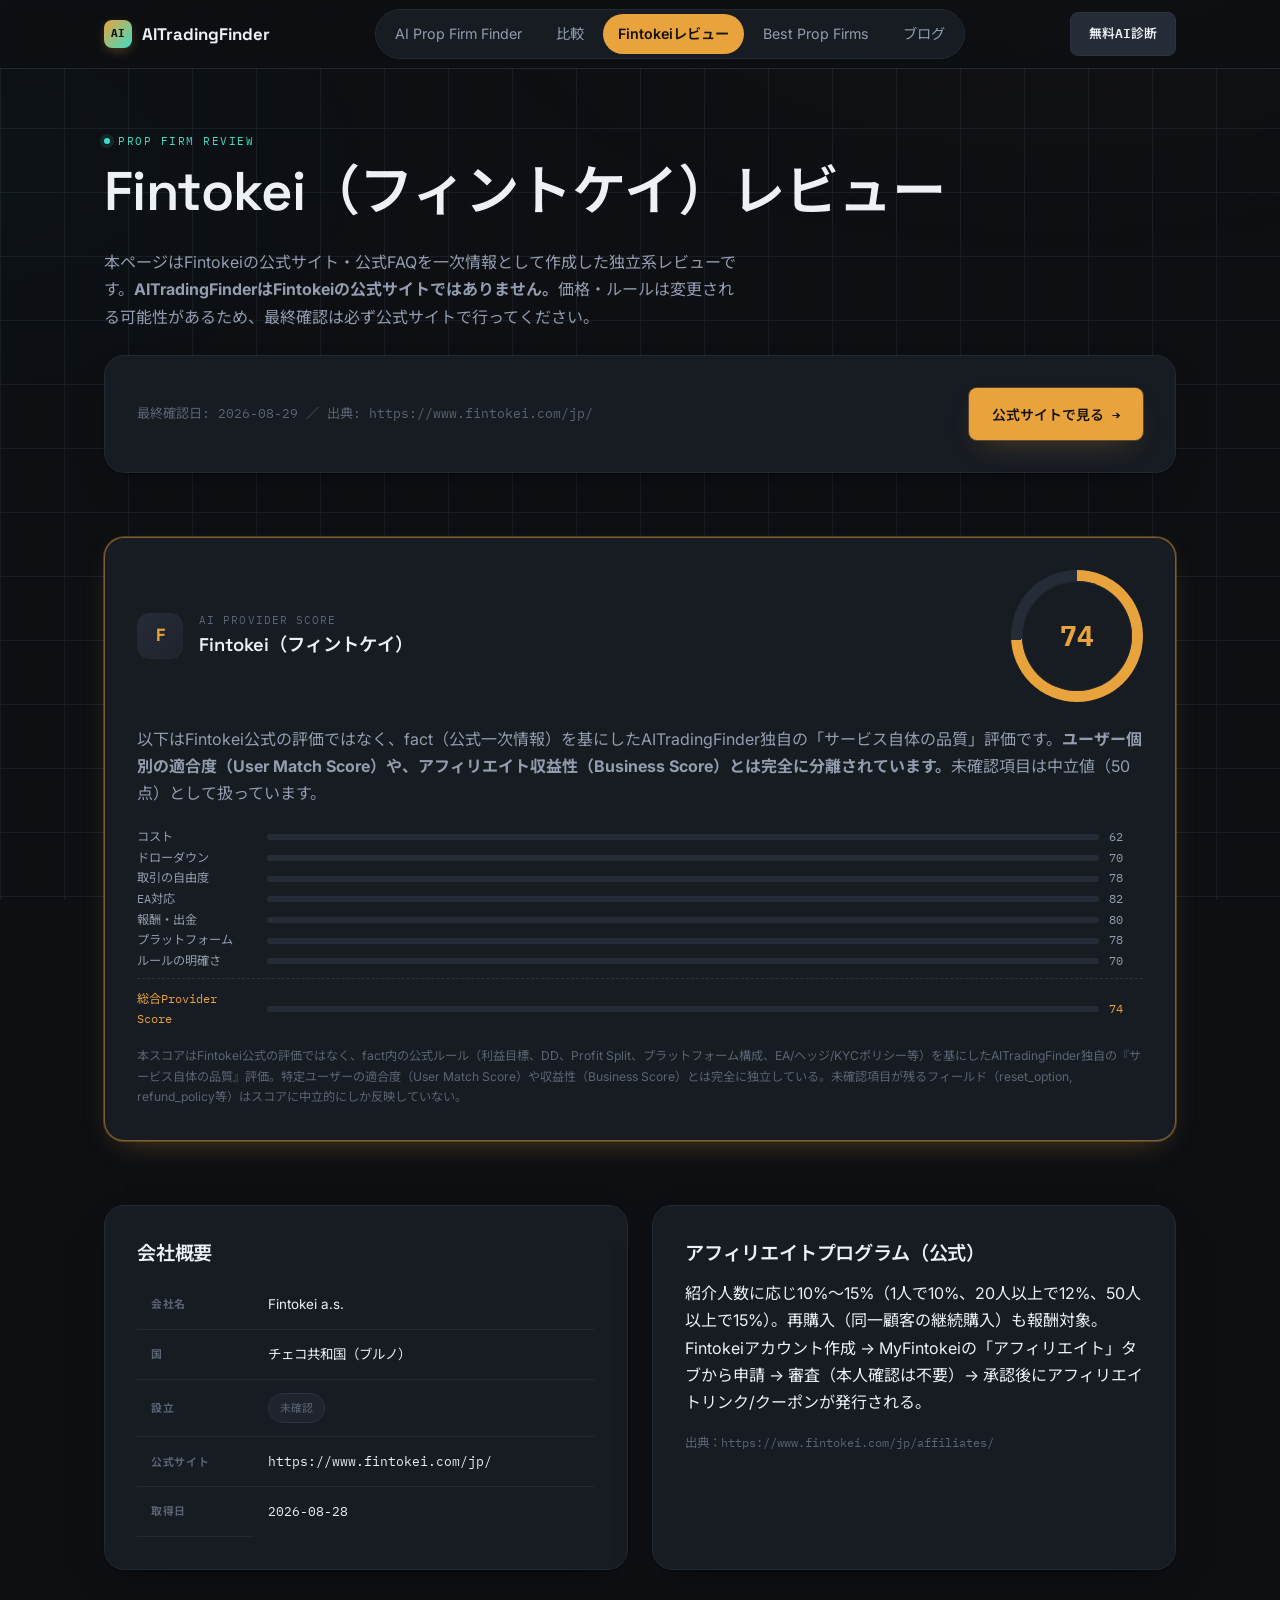
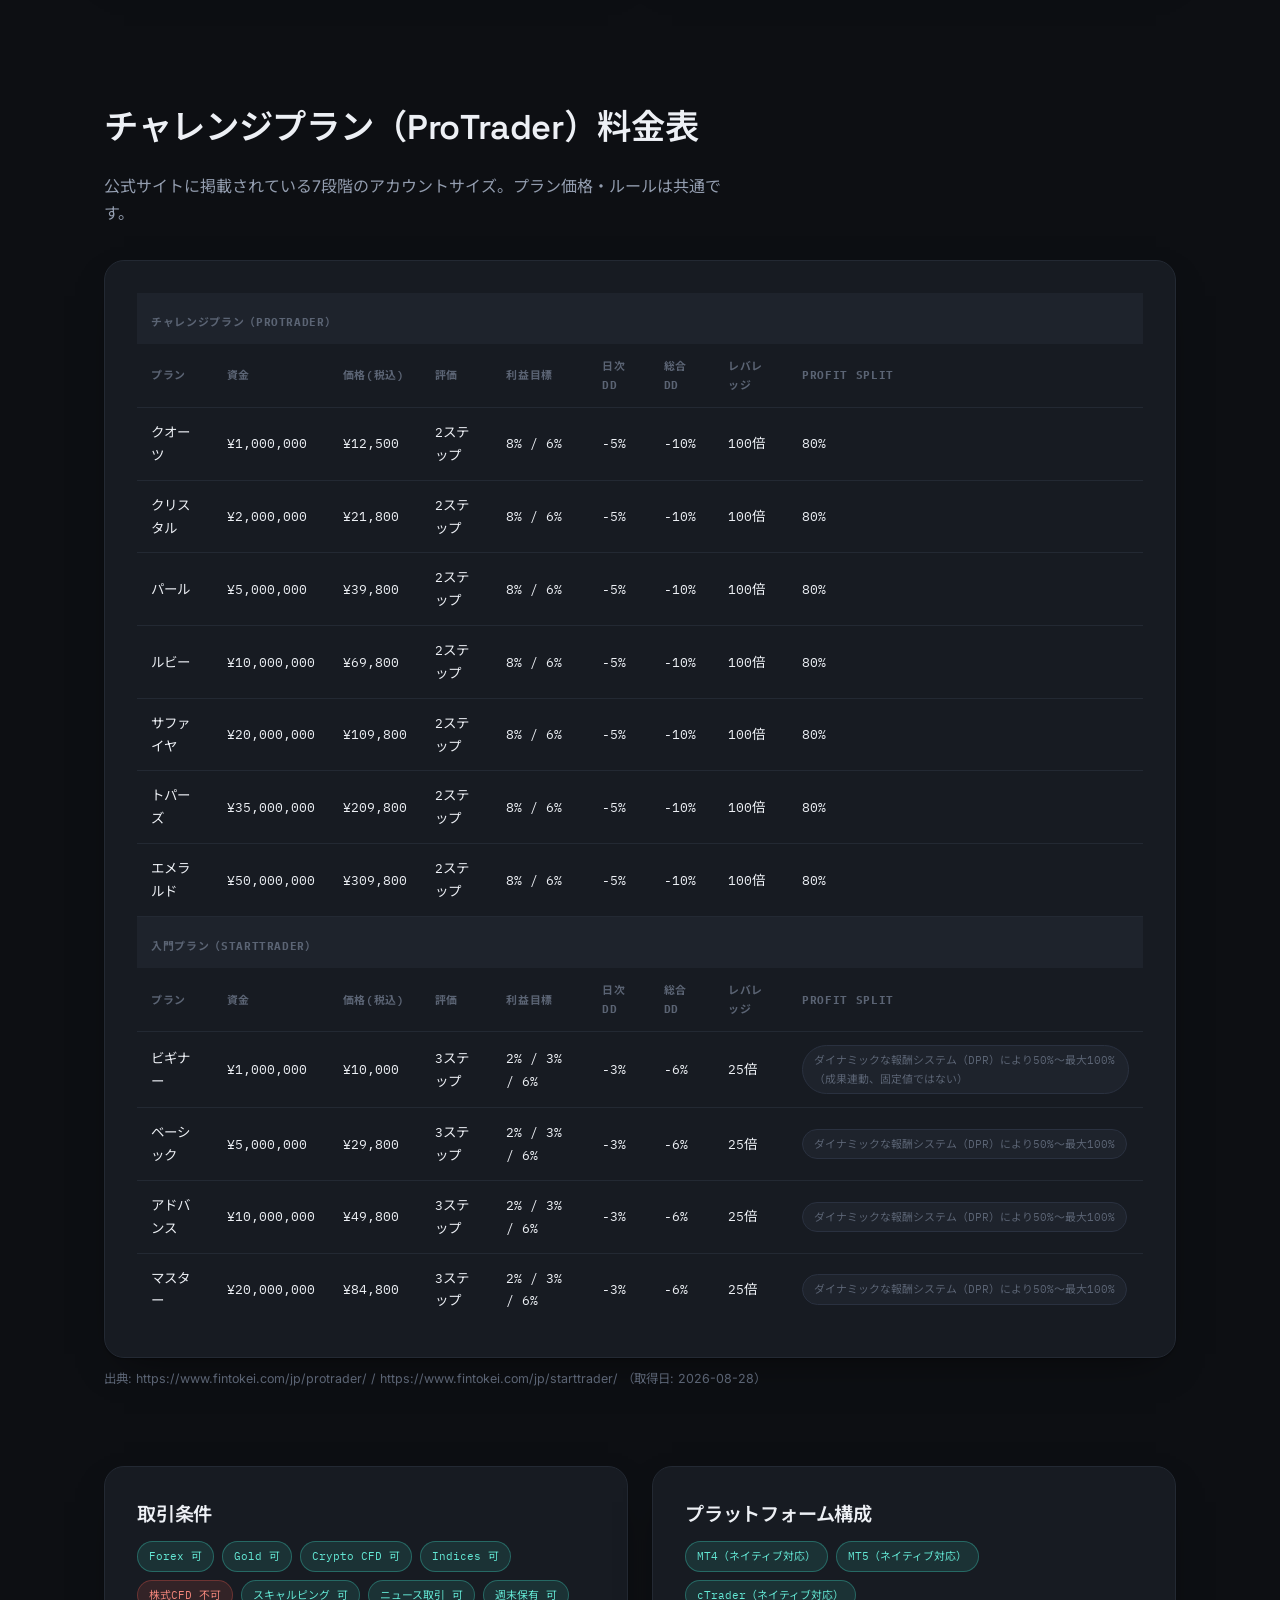
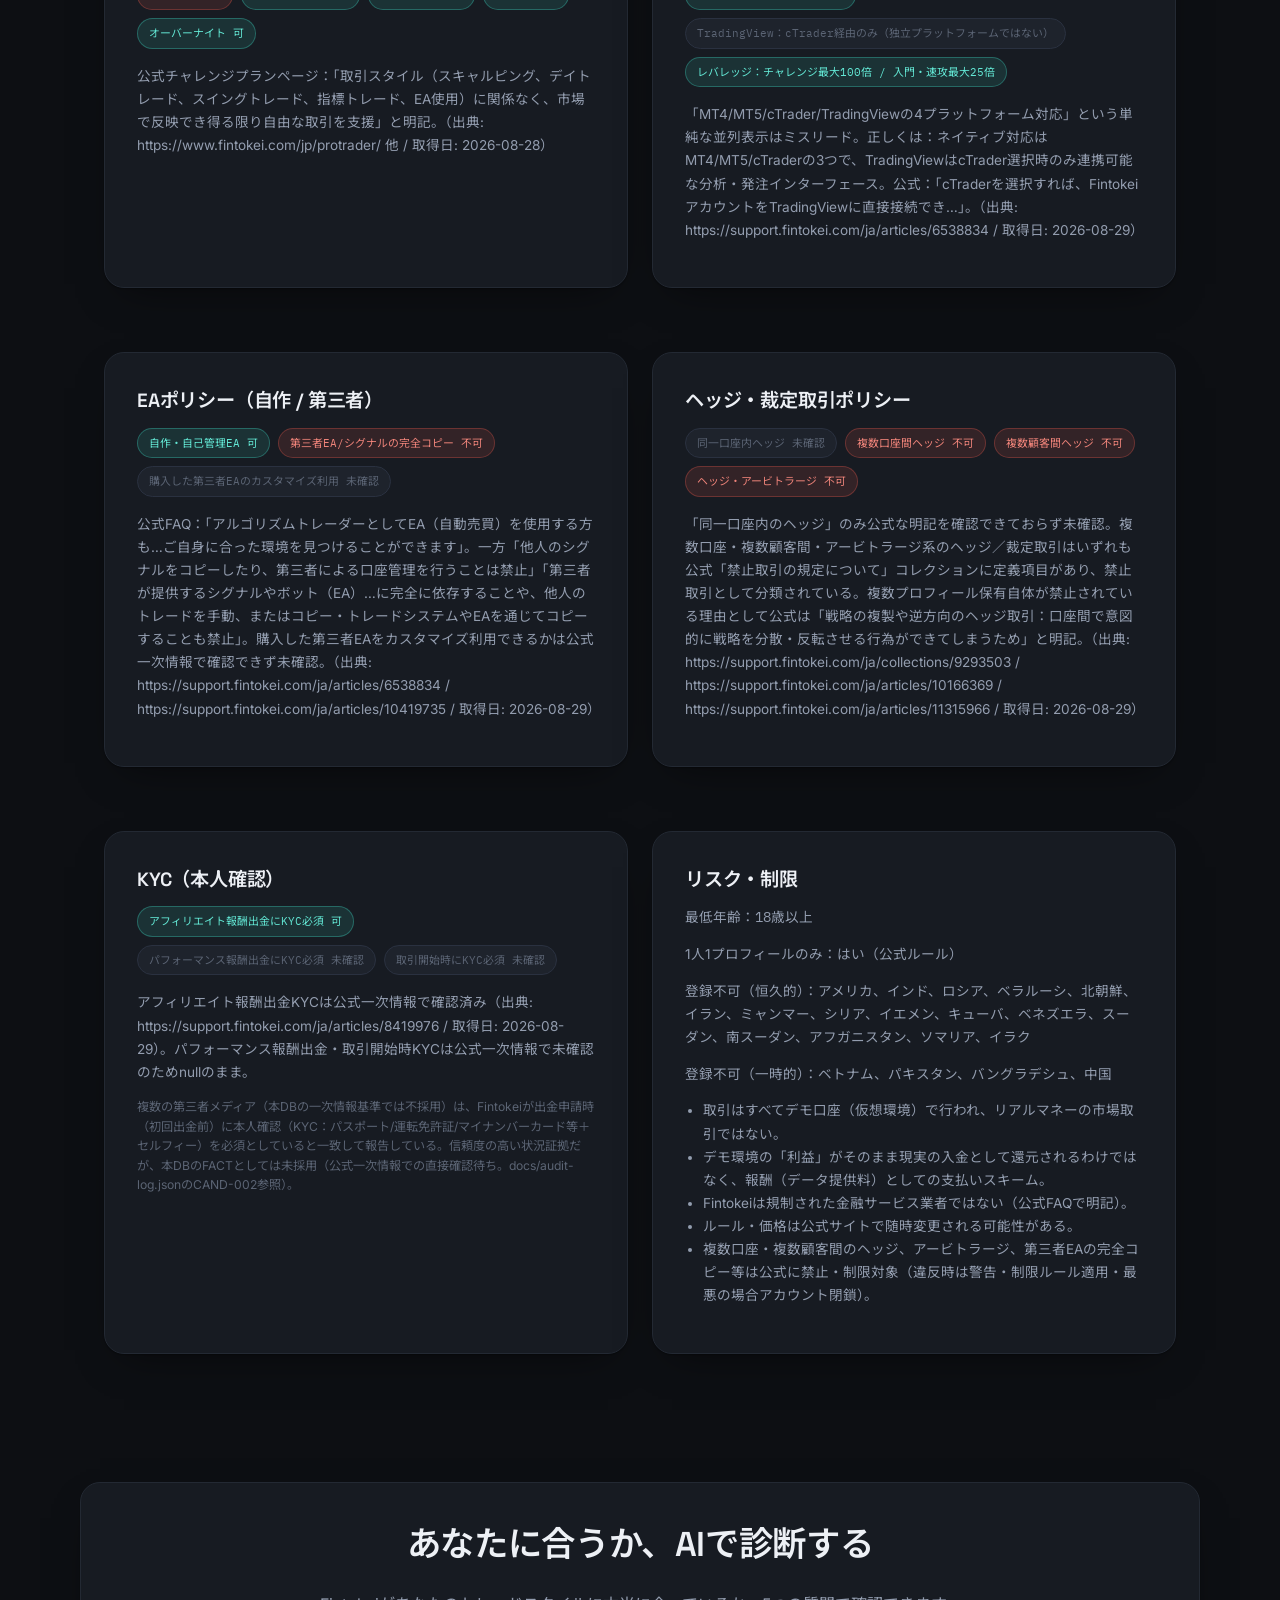
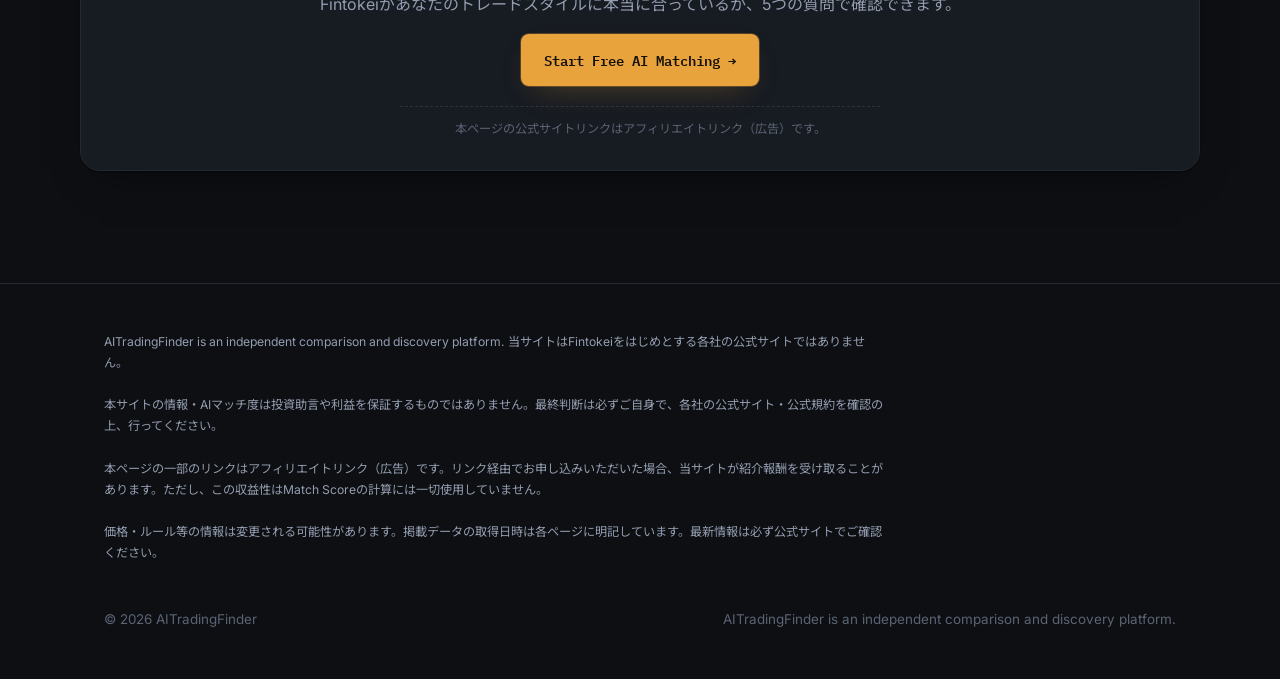
<file: fintokei-review.html>
<!DOCTYPE html>
<html lang="ja">
<head>
<meta charset="UTF-8">
<meta name="viewport" content="width=device-width, initial-scale=1.0">
<title>Fintokei（フィントケイ）レビュー | AITradingFinder</title>
<meta name="description" content="Fintokeiのチャレンジプラン（ProTrader）の価格・ルール・EA可否・アフィリエイト条件を公式一次情報に基づいて解説。">
<link rel="canonical" href="https://aitradingfinder.com/fintokei-review.html">
<!-- Search Console ownership verification (STEP 24): placeholder only, NOT a
     real token. Replace content="" with the real token from Google Search
     Console when available — do not fabricate one. -->
<meta name="google-site-verification" content="PLACEHOLDER_NOT_SET">
<!-- GA4 (STEP 24): not yet connected — no Measurement ID has been issued.
     When one is available, uncomment the two script tags below and replace
     G-XXXXXXXXXX with the real Measurement ID. Until then, assets/js/analytics.js
     safely no-ops against GA4 (see that file's header comment).
<script async src="https://www.googletagmanager.com/gtag/js?id=G-XXXXXXXXXX"></script>
<script>
  window.dataLayer = window.dataLayer || [];
  function gtag(){dataLayer.push(arguments);}
  gtag('js', new Date());
  gtag('config', 'G-XXXXXXXXXX');
</script>
-->
<link rel="preconnect" href="https://fonts.googleapis.com">
<link href="https://fonts.googleapis.com/css2?family=Space+Grotesk:wght@500;600;700&family=Inter:wght@400;500;600&family=IBM+Plex+Mono:wght@400;500;600&family=Noto+Sans+JP:wght@400;500;600;700&display=swap" rel="stylesheet">
<link rel="stylesheet" href="assets/css/style.css">
<script type="application/ld+json">
{
  "@context": "https://schema.org",
  "@type": "FAQPage",
  "mainEntity": [
    {
      "@type": "Question",
      "name": "FintokeiのEA（自動売買）は許可されていますか？",
      "acceptedAnswer": { "@type": "Answer", "text": "公式チャレンジプランページによると、EA使用を含む取引スタイルに関係なく取引が可能とされています。ただし第三者のシグナルやEAを完全にコピーする行為、第三者への口座運用委託は公式に禁止されています。" }
    },
    {
      "@type": "Question",
      "name": "Fintokeiのアフィリエイト報酬率はどのくらいですか？",
      "acceptedAnswer": { "@type": "Answer", "text": "公式アフィリエイトページによると、紹介人数に応じて10%〜15%（1人で10%、20人以上で12%、50人以上で15%）で、同一顧客の再購入も報酬対象です。" }
    }
  ]
}
</script>
</head>
<body data-page="fintokei-review">

<nav class="nav">
  <div class="wrap">
    <a href="index.html" class="brand"><span class="brand-mark">AI</span>AITradingFinder</a>
    <ul class="nav-links">
      <li><a href="finder.html">AI Prop Firm Finder</a></li>
      <li><a href="comparison.html">比較</a></li>
      <li><a href="fintokei-review.html">Fintokeiレビュー</a></li>
      <li><a href="best-prop-firms.html">Best Prop Firms</a></li>
      <li><a href="blog.html">ブログ</a></li>
    </ul>
    <a href="finder.html" class="nav-cta">無料AI診断</a>
    <button class="nav-toggle" id="navToggle" aria-label="メニューを開く" aria-expanded="false">
      <svg viewBox="0 0 24 24" fill="none" stroke="currentColor" stroke-width="2"><path d="M3 6h18M3 12h18M3 18h18"/></svg>
    </button>
  </div>
  <div class="nav-mobile-panel" id="navMobilePanel"></div>
</nav>

<section style="padding-top:56px;">
  <div class="wrap">
    <div class="eyebrow">PROP FIRM REVIEW</div>
    <h1>Fintokei（フィントケイ）レビュー</h1>
    <p style="max-width:64ch;">本ページはFintokeiの公式サイト・公式FAQを一次情報として作成した独立系レビューです。<strong>AITradingFinderはFintokeiの公式サイトではありません。</strong>価格・ルールは変更される可能性があるため、最終確認は必ず公式サイトで行ってください。</p>
    <div class="card" style="display:flex;gap:14px;flex-wrap:wrap;align-items:center;justify-content:space-between;margin:24px 0 0;">
      <div style="font-family:var(--font-mono);font-size:.82rem;color:var(--text-faint);overflow-wrap:break-word;word-break:break-word;min-width:0;flex:1 1 260px;" id="verifiedLine"></div>
      <a id="officialLink" href="#" target="_blank" rel="nofollow sponsored noopener" data-firm-id="fintokei" class="btn btn-primary">公式サイトで見る →</a>
    </div>
  </div>
</section>

<!-- AI Provider Score summary — moved to the top so "how AITradingFinder rates this
     provider" is the first substantive thing a visitor sees, ahead of the raw data. -->
<section style="padding-top:0;">
  <div class="wrap">
    <div class="prop-card prop-card--top">
      <div class="prop-card-head">
        <div class="prop-logo" id="reviewLogo"></div>
        <div>
          <div class="ai-match-label" style="font-family:var(--font-mono);font-size:var(--text-2xs);letter-spacing:.1em;text-transform:uppercase;color:var(--text-faint);">AI Provider Score</div>
          <div class="prop-card-name" id="reviewFirmName"></div>
        </div>
        <div class="prop-card-score">
          <div class="gauge" id="providerGauge" data-pct="0"><span class="gauge-num" id="providerGaugeNum"></span></div>
        </div>
      </div>
      <p>以下はFintokei公式の評価ではなく、fact（公式一次情報）を基にしたAITradingFinder独自の「サービス自体の品質」評価です。<strong>ユーザー個別の適合度（User Match Score）や、アフィリエイト収益性（Business Score）とは完全に分離されています。</strong>未確認項目は中立値（50点）として扱っています。</p>
      <div id="evalBars" style="margin-top:20px;"></div>
      <p style="font-size:var(--text-xs);color:var(--text-faint);margin-top:16px;margin-bottom:0;" id="evalMethod"></p>
    </div>
  </div>
</section>

<section style="padding-top:0;">
  <div class="wrap grid-2">
    <div class="card">
      <h3>会社概要</h3>
      <table id="basicTable"></table>
    </div>
    <div class="card">
      <h3>アフィリエイトプログラム（公式）</h3>
      <p id="affiliateText" style="color:var(--text)"></p>
      <p style="font-size:.78rem;color:var(--text-faint);">出典：<span class="mono" id="affiliateSource"></span></p>
    </div>
  </div>
</section>

<section>
  <div class="wrap">
    <div class="section-head">
      <h2>チャレンジプラン（ProTrader）料金表</h2>
      <p>公式サイトに掲載されている7段階のアカウントサイズ。プラン価格・ルールは共通です。</p>
    </div>
    <div class="card" style="overflow-x:auto;">
      <table id="plansTable" class="stack"></table>
    </div>
    <p style="font-size:.78rem;color:var(--text-faint);margin-top:10px;" id="plansSource"></p>
  </div>
</section>

<section style="padding-top:0;">
  <div class="wrap grid-2">
    <div class="card">
      <h3>取引条件</h3>
      <div id="conditionsTags" style="display:flex;gap:8px;flex-wrap:wrap;"></div>
      <p style="margin-top:16px;font-size:.85rem;" id="conditionsNote"></p>
    </div>
    <div class="card">
      <h3>プラットフォーム構成</h3>
      <div id="platformTags" style="display:flex;gap:8px;flex-wrap:wrap;"></div>
      <p style="margin-top:16px;font-size:.85rem;" id="platformNote"></p>
    </div>
  </div>
</section>

<section style="padding-top:0;">
  <div class="wrap grid-2">
    <div class="card">
      <h3>EAポリシー（自作 / 第三者）</h3>
      <div id="eaTags" style="display:flex;gap:8px;flex-wrap:wrap;"></div>
      <p style="margin-top:16px;font-size:.85rem;" id="eaNote"></p>
    </div>
    <div class="card">
      <h3>ヘッジ・裁定取引ポリシー</h3>
      <div id="hedgeTags" style="display:flex;gap:8px;flex-wrap:wrap;"></div>
      <p style="margin-top:16px;font-size:.85rem;" id="hedgeNote"></p>
    </div>
  </div>
</section>

<section style="padding-top:0;">
  <div class="wrap grid-2">
    <div class="card">
      <h3>KYC（本人確認）</h3>
      <div id="kycTags" style="display:flex;gap:8px;flex-wrap:wrap;"></div>
      <p style="margin-top:16px;font-size:.85rem;" id="kycNote"></p>
      <div id="kycUnverifiedNotes" style="margin-top:12px;"></div>
    </div>
    <div class="card">
      <h3>リスク・制限</h3>
      <p style="font-size:.85rem;">最低年齢：<span class="mono" id="minAge"></span></p>
      <p style="font-size:.85rem;">1人1プロフィールのみ：<span class="mono" id="oneProfile"></span></p>
      <p style="font-size:.85rem;">登録不可（恒久的）：<span id="restrictedFull"></span></p>
      <p style="font-size:.85rem;">登録不可（一時的）：<span id="restrictedTemp"></span></p>
      <div id="risksList"></div>
    </div>
  </div>
</section>

<section>
  <div class="wrap card" style="text-align:center;">
    <h2>あなたに合うか、AIで診断する</h2>
    <p>Fintokeiがあなたのトレードスタイルに本当に合っているか、5つの質問で確認できます。</p>
    <a href="finder.html" class="btn btn-primary">Start Free AI Matching →</a>
    <div class="disclosure" style="max-width:60ch;margin:20px auto 0;">
      本ページの公式サイトリンクはアフィリエイトリンク（広告）です。
    </div>
  </div>
</section>

<footer>
  <div class="wrap">
    <div class="footer-disclaimers" id="disclaimers"></div>
    <div class="footer-bottom">
      <span>© 2026 AITradingFinder</span>
      <span>AITradingFinder is an independent comparison and discovery platform.</span>
    </div>
  </div>
</footer>

<script src="assets/data/propfirms.js"></script>
<script src="assets/js/ui.js"></script>
<script src="assets/js/analytics.js"></script>
<script>
document.getElementById('disclaimers').innerHTML = Object.values(SITE_DISCLAIMERS).map(t => `<p>${t}</p>`).join('');

const firm = PROP_FIRMS.find(x => x.id === 'fintokei');
const fact = firm.fact;
const b = fact.basic;

document.getElementById('verifiedLine').textContent = `最終確認日: ${firm.provider_score.last_verified_date} ／ 出典: ${b.official_url}`;
document.getElementById('officialLink').href = firm.affiliate_link.display_url;
document.getElementById('reviewLogo').textContent = b.brand_name.charAt(0);
document.getElementById('reviewFirmName').textContent = b.brand_name;

const naOrValue = (v) => (v === null || v === undefined) ? '<span class="tag unknown">未確認</span>' : v;

document.getElementById('basicTable').innerHTML = `
  <tr><th>会社名</th><td>${b.company_name}</td></tr>
  <tr><th>国</th><td>${b.country}</td></tr>
  <tr><th>設立</th><td>${naOrValue(b.founded)}</td></tr>
  <tr><th>公式サイト</th><td class="mono">${b.official_url}</td></tr>
  <tr><th>取得日</th><td class="mono">${b.fetched_at}</td></tr>
`;

document.getElementById('affiliateText').textContent = b.affiliate_commission + ' ' + b.affiliate_conditions;
document.getElementById('affiliateSource').textContent = b.source_urls.affiliate_program;

const plans = fact.plans;
const groups = [...new Set(plans.map(p => p.plan_group))];
document.getElementById('plansTable').innerHTML = groups.map(g => {
  const groupPlans = plans.filter(p => p.plan_group === g);
  const rows = groupPlans.map(p => {
    const targets = [p.profit_target_step1_pct, p.profit_target_step2_pct, p.profit_target_step3_pct]
      .filter(v => v !== undefined && v !== null).map(v => v + '%').join(' / ');
    const split = p.profit_split_pct !== null && p.profit_split_pct !== undefined
      ? p.profit_split_pct + '%'
      : `<span class="tag unknown">${p.profit_split_note || '成果連動'}</span>`;
    return `
    <tr>
      <td data-label="プラン">${p.plan_name.replace(g + '— ', '')}</td>
      <td class="num" data-label="資金">¥${p.account_size_jpy.toLocaleString()}</td>
      <td class="num" data-label="価格(税込)">¥${p.challenge_price_jpy.toLocaleString()}</td>
      <td class="num" data-label="評価">${p.evaluation_steps}ステップ</td>
      <td class="num" data-label="利益目標">${targets}</td>
      <td class="num" data-label="日次DD">${p.max_daily_drawdown_pct}%</td>
      <td class="num" data-label="総合DD">${p.max_total_drawdown_pct}%</td>
      <td class="num" data-label="レバレッジ">${p.max_leverage}倍</td>
      <td class="num" data-label="Profit Split">${split}</td>
    </tr>`;
  }).join('');
  return `
    <tr class="group-heading"><th colspan="9" style="background:var(--surface-2);border-bottom:none;padding-top:20px;">${g}</th></tr>
    <tr class="col-heading"><th>プラン</th><th>資金</th><th>価格(税込)</th><th>評価</th><th>利益目標</th><th>日次DD</th><th>総合DD</th><th>レバレッジ</th><th>Profit Split</th></tr>
    ${rows}`;
}).join('');
document.getElementById('plansSource').textContent = `出典: ${Object.values(fact.plans_source.source_urls).join(' / ')} （取得日: ${fact.plans_source.fetched_at}）`;

const condTag = (label, val) => {
  let cls, text;
  if (val === true) { cls = 'ok'; text = `${label} 可`; }
  else if (val === false) { cls = 'no'; text = `${label} 不可`; }
  else if (val === null || val === undefined) { cls = 'unknown'; text = `${label} 未確認`; }
  else { cls = 'unknown'; text = `${label} ${val}`; }
  return `<span class="tag ${cls}">${text}</span>`;
};

// 取引条件（銘柄 + スタイル）
const inst = fact.instruments;
const style = fact.trading_style;
document.getElementById('conditionsTags').innerHTML = [
  condTag('Forex', inst.forex), condTag('Gold', inst.gold_metals), condTag('Crypto CFD', inst.crypto_cfd),
  condTag('Indices', inst.indices), condTag('株式CFD', inst.stock_cfd),
  condTag('スキャルピング', style.scalping_allowed), condTag('ニュース取引', style.news_trading_allowed),
  condTag('週末保有', style.weekend_trading_allowed), condTag('オーバーナイト', style.overnight_trading_allowed)
].join('');
document.getElementById('conditionsNote').textContent = style.note + `（出典: ${style.source_urls.style} 他 / 取得日: ${style.fetched_at}）`;

// プラットフォーム構成（TradingViewはcTrader経由という構造を正確に表示）
const pp = fact.platform_policy;
const lev = fact.leverage;
document.getElementById('platformTags').innerHTML = [
  ...pp.native_platforms.map(p => `<span class="tag ok">${p}（ネイティブ対応）</span>`),
  pp.tradingview_access === 'via_ctrader_only'
    ? `<span class="tag unknown">TradingView：cTrader経由のみ（独立プラットフォームではない）</span>`
    : condTag('TradingView', null),
  `<span class="tag ok">レバレッジ：チャレンジ最大${lev.challenge_plan_max}倍 / 入門・速攻最大${lev.starttrader_plan_max}倍</span>`
].join('');
document.getElementById('platformNote').textContent = pp.note + `（出典: ${pp.source_url} / 取得日: ${pp.fetched_at}）`;

// EAポリシー（自作 vs 第三者）
const ea = fact.ea_policy;
document.getElementById('eaTags').innerHTML = [
  condTag('自作・自己管理EA', ea.self_created_or_self_managed_ea_allowed),
  condTag('第三者EA/シグナルの完全コピー', ea.third_party_ea_or_signal_copying_allowed),
  condTag('購入した第三者EAのカスタマイズ利用', ea.third_party_purchased_ea_customized_allowed)
].join('');
document.getElementById('eaNote').textContent = ea.note + `（出典: ${Object.values(ea.source_urls).join(' / ')} / 取得日: ${ea.fetched_at}）`;

// ヘッジ・裁定取引ポリシー
const hp = fact.hedging_policy;
document.getElementById('hedgeTags').innerHTML = [
  condTag('同一口座内ヘッジ', hp.same_account_hedging_allowed),
  condTag('複数口座間ヘッジ', hp.cross_account_hedging_allowed),
  condTag('複数顧客間ヘッジ', hp.cross_client_hedging_allowed),
  condTag('ヘッジ・アービトラージ', hp.hedge_arbitrage_allowed)
].join('');
document.getElementById('hedgeNote').textContent = hp.note + `（出典: ${Object.values(hp.source_urls).join(' / ')} / 取得日: ${hp.fetched_at}）`;

// KYC（アフィリエイト報酬 vs パフォーマンス報酬を分離）
const kyc = fact.kyc_policy;
document.getElementById('kycTags').innerHTML = [
  condTag('アフィリエイト報酬出金にKYC必須', kyc.affiliate_payout_kyc_required),
  condTag('パフォーマンス報酬出金にKYC必須', kyc.performance_reward_payout_kyc_required),
  condTag('取引開始時にKYC必須', kyc.trading_account_kyc_required_to_start)
].join('');
document.getElementById('kycNote').textContent = `アフィリエイト報酬出金KYCは公式一次情報で確認済み（出典: ${kyc.affiliate_payout_kyc_source_url} / 取得日: ${kyc.affiliate_payout_kyc_fetched_at}）。パフォーマンス報酬出金・取引開始時KYCは公式一次情報で未確認のためnullのまま。`;
if (kyc.unverified_third_party_notes && kyc.unverified_third_party_notes.length) {
  document.getElementById('kycUnverifiedNotes').innerHTML = kyc.unverified_third_party_notes
    .map(n => `<p class="disclosure" style="border-top:none;margin-top:0;padding-top:0;">${n}</p>`).join('');
}

const rr = fact.risk_restrictions;
document.getElementById('minAge').textContent = rr.min_age + '歳以上';
document.getElementById('oneProfile').textContent = rr.one_profile_per_person ? 'はい（公式ルール）' : '未確認';
document.getElementById('restrictedFull').textContent = rr.restricted_countries_full.join('、');
document.getElementById('restrictedTemp').textContent = rr.restricted_countries_temporary.join('、');
document.getElementById('risksList').innerHTML = '<ul style="font-size:.85rem;color:var(--text-muted);padding-left:18px;">' +
  rr.important_risks.map(r => `<li>${r}</li>`).join('') + '</ul>';

// Provider Score（ユーザー非依存・Affiliateを含まない）
const ps = firm.provider_score;
document.getElementById('providerGauge').setAttribute('data-pct', ps.overall_provider_score);
document.getElementById('providerGaugeNum').textContent = ps.overall_provider_score;
const evalItems = [
  ['コスト', ps.cost_score], ['ドローダウン', ps.drawdown_score], ['取引の自由度', ps.trading_flexibility_score],
  ['EA対応', ps.ea_score], ['報酬・出金', ps.payout_score], ['プラットフォーム', ps.platform_score],
  ['ルールの明確さ', ps.rule_score]
];
document.getElementById('evalBars').innerHTML = evalItems.map(([label, score]) => `
  <div class="gauge-bar-row" style="grid-template-columns:120px 1fr 34px;">
    <span>${label}</span>
    <span class="gauge-bar-track"><span class="gauge-bar-fill" style="width:${score}%"></span></span>
    <span>${score}</span>
  </div>`).join('') + `
  <div class="gauge-bar-row" style="grid-template-columns:120px 1fr 34px;margin-top:6px;border-top:1px dashed var(--border);padding-top:10px;">
    <span style="color:var(--gold);">総合Provider Score</span>
    <span class="gauge-bar-track"><span class="gauge-bar-fill" style="width:${ps.overall_provider_score}%"></span></span>
    <span style="color:var(--gold);">${ps.overall_provider_score}</span>
  </div>`;
document.getElementById('evalMethod').textContent = ps.methodology_note;

AITF_UI.animateGauges();
</script>
<script src="assets/js/nav.js"></script>
</body>
</html>
</file>
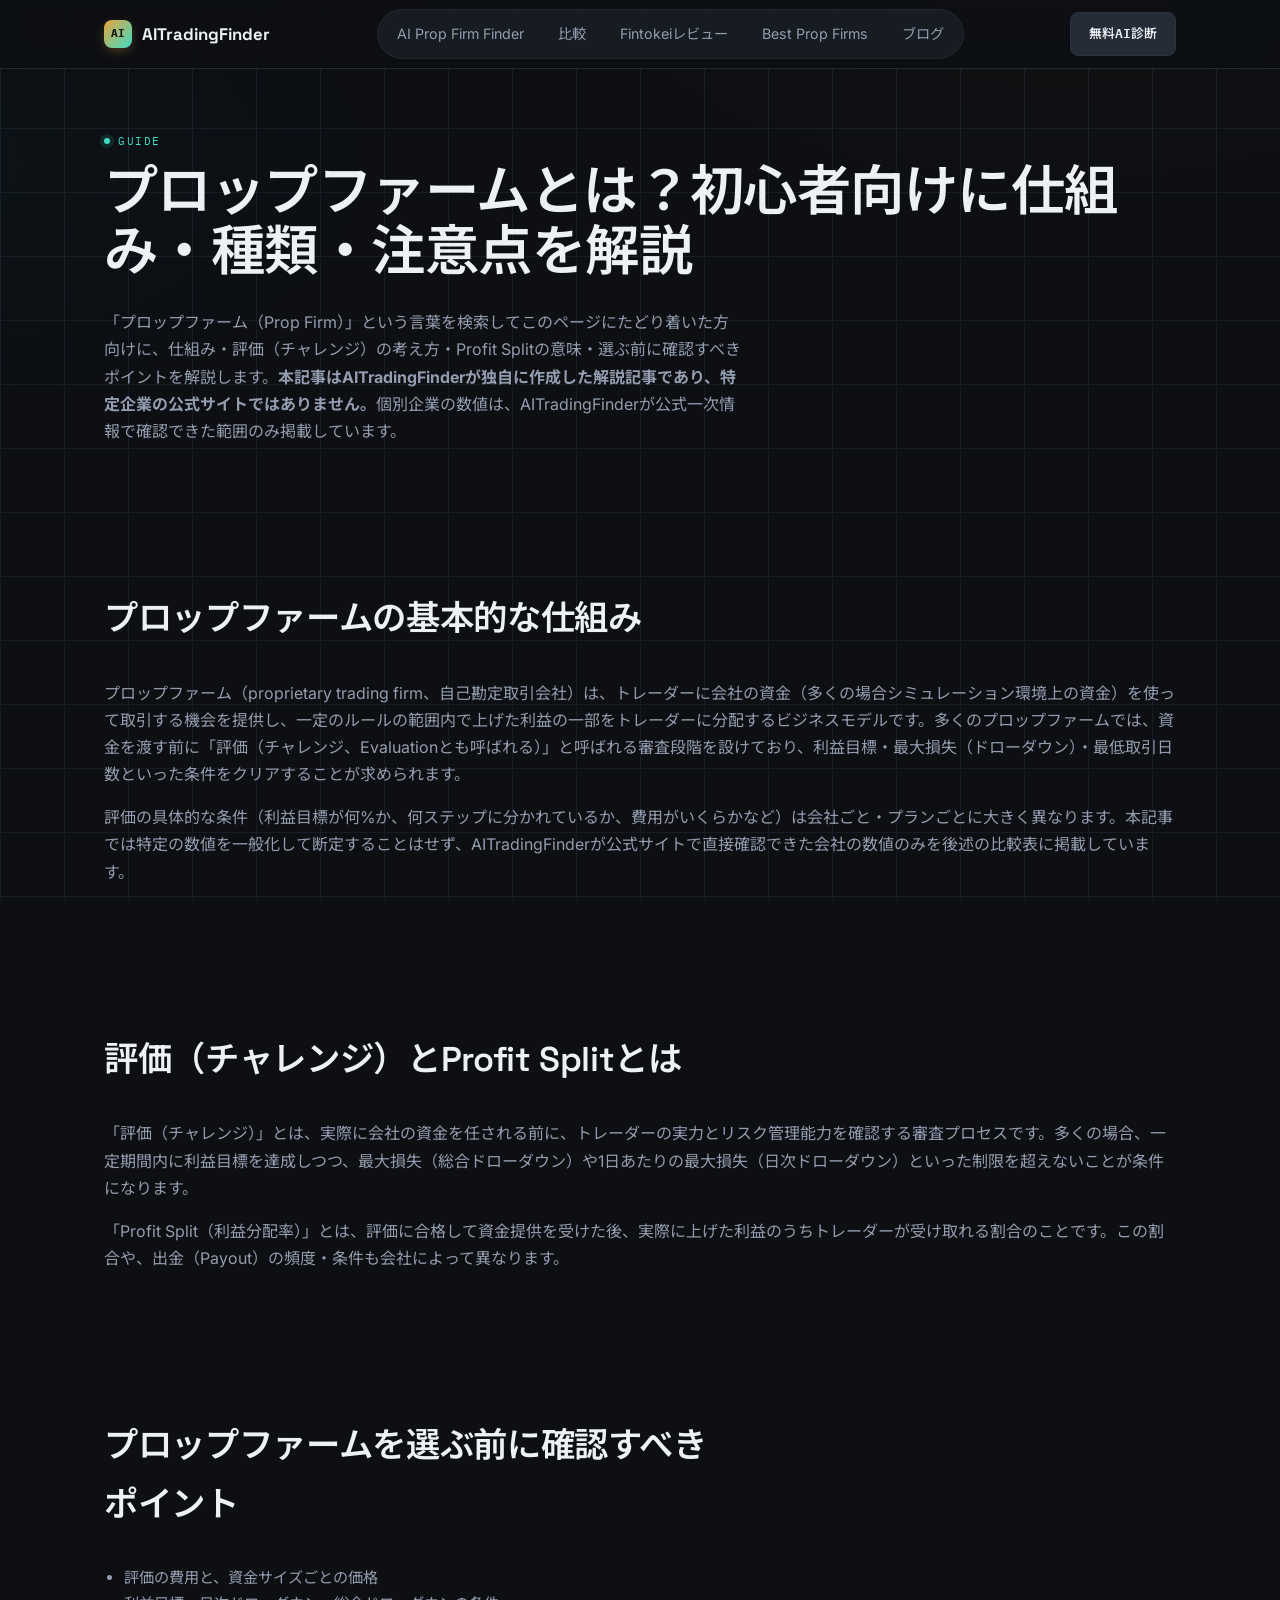
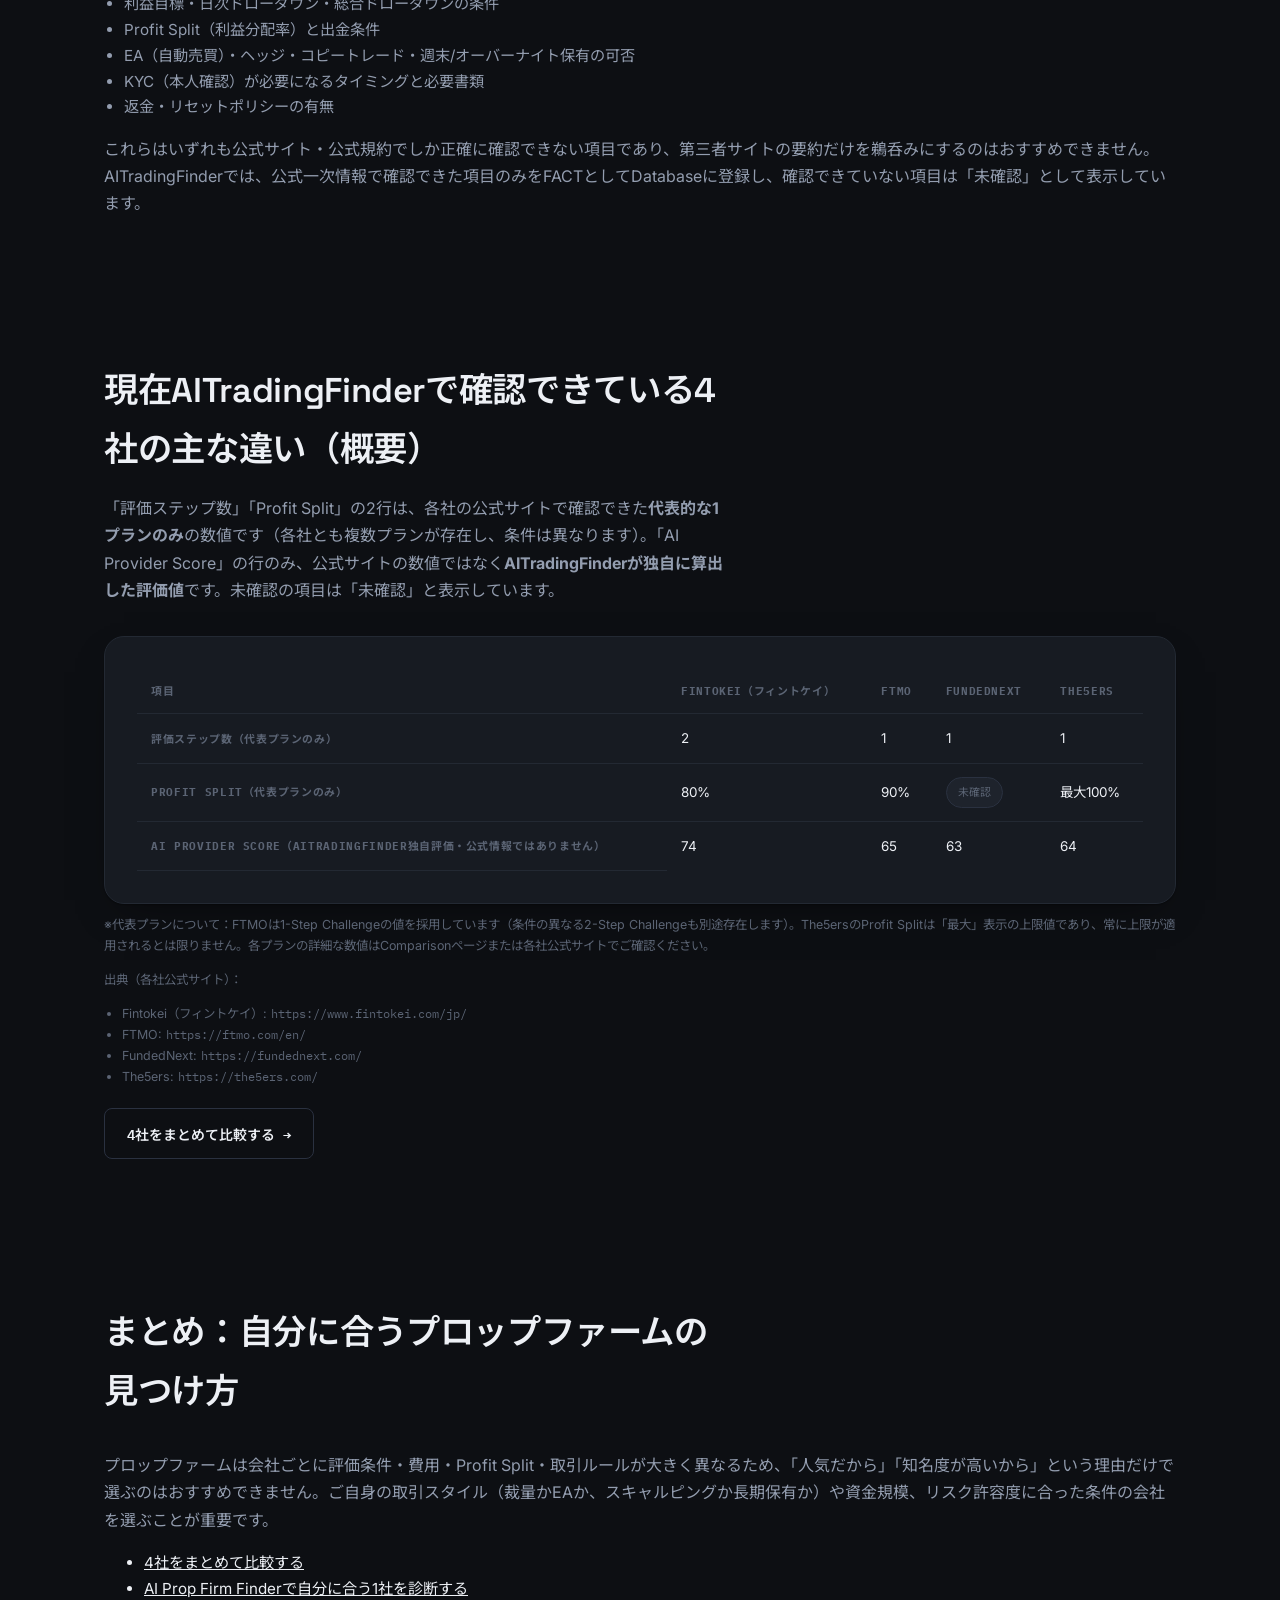
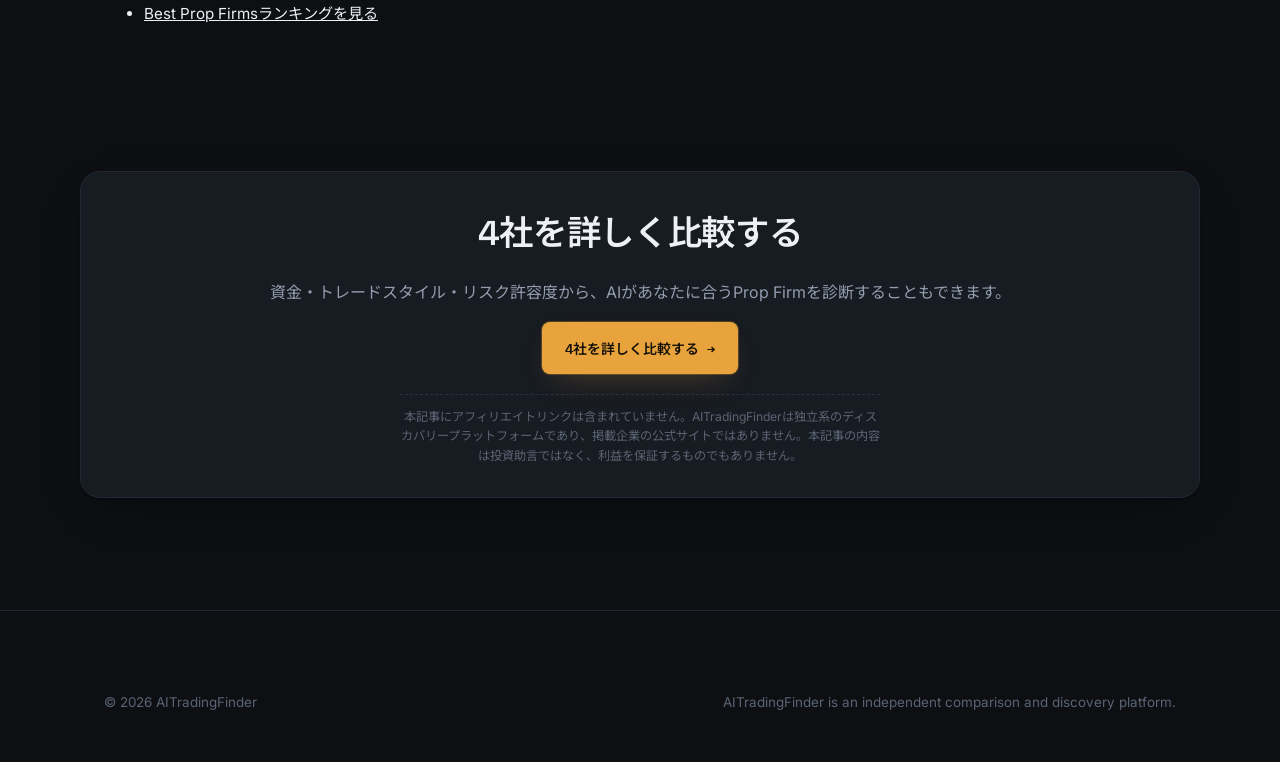
<file: blog/prop-firm-toha.html>
<!-- ================================================================
     PUBLISH-READY render — SEO Content Engine (STEP 23-B).
     content_id: CONTENT-001
     This file is prepared to go live at blog/prop-firm-toha.html
     but is NOT linked from blog.html (assets/data/articles.js still has
     status "published", not "published") and has not been committed,
     pushed, or deployed. An explicit human status change to "published" in
     both the content spec and assets/data/articles.js is required before
     this can ever appear on the live site — see
     tools/content-agent/content-specs/CONTENT-001.json.
     ================================================================ -->
<!DOCTYPE html>
<html lang="ja">
<head>
<meta charset="UTF-8">
<meta name="viewport" content="width=device-width, initial-scale=1.0">
<title>プロップファームとは？初心者向けに仕組み・種類・注意点を解説 | AITradingFinder</title>
<meta name="description" content="プロップファーム（Prop Firm）とは何か、評価（チャレンジ）の仕組み、Profit Split、注意点を初心者向けに解説。AITradingFinderが公式一次情報で確認できた範囲のFACTのみを使用しています。">
<link rel="canonical" href="https://aitradingfinder.com/blog/prop-firm-toha.html">
<!-- Search Console ownership verification (STEP 24): placeholder only, NOT a
     real token. Replace content="" with the real token from Google Search
     Console when available — do not fabricate one. -->
<meta name="google-site-verification" content="PLACEHOLDER_NOT_SET">
<!-- GA4 (STEP 24): not yet connected — no Measurement ID has been issued.
     When one is available, uncomment the two script tags below and replace
     G-XXXXXXXXXX with the real Measurement ID. Until then, assets/js/analytics.js
     safely no-ops against GA4 (see that file's header comment).
<script async src="https://www.googletagmanager.com/gtag/js?id=G-XXXXXXXXXX"></script>
<script>
  window.dataLayer = window.dataLayer || [];
  function gtag(){dataLayer.push(arguments);}
  gtag('js', new Date());
  gtag('config', 'G-XXXXXXXXXX');
</script>
-->
<link rel="preconnect" href="https://fonts.googleapis.com">
<link href="https://fonts.googleapis.com/css2?family=Space+Grotesk:wght@500;600;700&family=Inter:wght@400;500;600&family=IBM+Plex+Mono:wght@400;500;600&family=Noto+Sans+JP:wght@400;500;600;700&display=swap" rel="stylesheet">
<link rel="stylesheet" href="../assets/css/style.css">
</head>
<body data-page="article-content-001">

<nav class="nav">
  <div class="wrap">
    <a href="../index.html" class="brand"><span class="brand-mark">AI</span>AITradingFinder</a>
    <ul class="nav-links">
      <li><a href="../finder.html">AI Prop Firm Finder</a></li>
      <li><a href="../comparison.html">比較</a></li>
      <li><a href="../fintokei-review.html">Fintokeiレビュー</a></li>
      <li><a href="../best-prop-firms.html">Best Prop Firms</a></li>
      <li><a href="../blog.html">ブログ</a></li>
    </ul>
    <a href="../finder.html" class="nav-cta">無料AI診断</a>
    <button class="nav-toggle" id="navToggle" aria-label="メニューを開く" aria-expanded="false">
      <svg viewBox="0 0 24 24" fill="none" stroke="currentColor" stroke-width="2"><path d="M3 6h18M3 12h18M3 18h18"/></svg>
    </button>
  </div>
  <div class="nav-mobile-panel" id="navMobilePanel"></div>
</nav>

<section style="padding-top:56px;">
  <div class="wrap">
    <div class="eyebrow">GUIDE</div>
    <h1>プロップファームとは？初心者向けに仕組み・種類・注意点を解説</h1>
    <p style="max-width:64ch;">「プロップファーム（Prop Firm）」という言葉を検索してこのページにたどり着いた方向けに、仕組み・評価（チャレンジ）の考え方・Profit Splitの意味・選ぶ前に確認すべきポイントを解説します。<strong>本記事はAITradingFinderが独自に作成した解説記事であり、特定企業の公式サイトではありません。</strong>個別企業の数値は、AITradingFinderが公式一次情報で確認できた範囲のみ掲載しています。</p>
  </div>
</section>

<section>
  <div class="wrap">
    <div class="section-head">
      <h2>プロップファームの基本的な仕組み</h2>
    </div>
    <p>プロップファーム（proprietary trading firm、自己勘定取引会社）は、トレーダーに会社の資金（多くの場合シミュレーション環境上の資金）を使って取引する機会を提供し、一定のルールの範囲内で上げた利益の一部をトレーダーに分配するビジネスモデルです。多くのプロップファームでは、資金を渡す前に「評価（チャレンジ、Evaluationとも呼ばれる）」と呼ばれる審査段階を設けており、利益目標・最大損失（ドローダウン）・最低取引日数といった条件をクリアすることが求められます。</p>
    <p>評価の具体的な条件（利益目標が何%か、何ステップに分かれているか、費用がいくらかなど）は会社ごと・プランごとに大きく異なります。本記事では特定の数値を一般化して断定することはせず、AITradingFinderが公式サイトで直接確認できた会社の数値のみを後述の比較表に掲載しています。</p>
  </div>
</section>

<section>
  <div class="wrap">
    <div class="section-head">
      <h2>評価（チャレンジ）とProfit Splitとは</h2>
    </div>
    <p>「評価（チャレンジ）」とは、実際に会社の資金を任される前に、トレーダーの実力とリスク管理能力を確認する審査プロセスです。多くの場合、一定期間内に利益目標を達成しつつ、最大損失（総合ドローダウン）や1日あたりの最大損失（日次ドローダウン）といった制限を超えないことが条件になります。</p>
    <p>「Profit Split（利益分配率）」とは、評価に合格して資金提供を受けた後、実際に上げた利益のうちトレーダーが受け取れる割合のことです。この割合や、出金（Payout）の頻度・条件も会社によって異なります。</p>
  </div>
</section>

<section>
  <div class="wrap">
    <div class="section-head">
      <h2>プロップファームを選ぶ前に確認すべきポイント</h2>
    </div>
    <ul style="font-size:.95rem;color:var(--text-muted);padding-left:20px;">
      <li>評価の費用と、資金サイズごとの価格</li>
      <li>利益目標・日次ドローダウン・総合ドローダウンの条件</li>
      <li>Profit Split（利益分配率）と出金条件</li>
      <li>EA（自動売買）・ヘッジ・コピートレード・週末/オーバーナイト保有の可否</li>
      <li>KYC（本人確認）が必要になるタイミングと必要書類</li>
      <li>返金・リセットポリシーの有無</li>
    </ul>
    <p>これらはいずれも公式サイト・公式規約でしか正確に確認できない項目であり、第三者サイトの要約だけを鵜呑みにするのはおすすめできません。AITradingFinderでは、公式一次情報で確認できた項目のみをFACTとしてDatabaseに登録し、確認できていない項目は「未確認」として表示しています。</p>
  </div>
</section>

<section>
  <div class="wrap">
    <div class="section-head">
      <h2>現在AITradingFinderで確認できている4社の主な違い（概要）</h2>
      <p>「評価ステップ数」「Profit Split」の2行は、各社の公式サイトで確認できた<strong>代表的な1プランのみ</strong>の数値です（各社とも複数プランが存在し、条件は異なります）。「AI Provider Score」の行のみ、公式サイトの数値ではなく<strong>AITradingFinderが独自に算出した評価値</strong>です。未確認の項目は「未確認」と表示しています。</p>
    </div>
    <div class="card" style="overflow-x:auto;">
      <table class="stack">
      <tr class="col-heading"><th>項目</th><th>Fintokei（フィントケイ）</th><th>FTMO</th><th>FundedNext</th><th>The5ers</th></tr>
      <tr><th>評価ステップ数（代表プランのみ）</th><td data-label="Fintokei（フィントケイ）">2</td><td data-label="FTMO">1</td><td data-label="FundedNext">1</td><td data-label="The5ers">1</td></tr>
      <tr><th>Profit Split（代表プランのみ）</th><td data-label="Fintokei（フィントケイ）">80%</td><td data-label="FTMO">90%</td><td data-label="FundedNext"><span class="tag unknown">未確認</span></td><td data-label="The5ers">最大100%</td></tr>
      <tr><th>AI Provider Score（AITradingFinder独自評価・公式情報ではありません）</th><td data-label="Fintokei（フィントケイ）">74</td><td data-label="FTMO">65</td><td data-label="FundedNext">63</td><td data-label="The5ers">64</td></tr>
    </table>
    </div>
    <p style="font-size:.78rem;color:var(--text-faint);margin-top:10px;">※代表プランについて：FTMOは1-Step Challengeの値を採用しています（条件の異なる2-Step Challengeも別途存在します）。The5ersのProfit Splitは「最大」表示の上限値であり、常に上限が適用されるとは限りません。各プランの詳細な数値はComparisonページまたは各社公式サイトでご確認ください。</p>
    <p style="font-size:.78rem;color:var(--text-faint);margin-top:10px;">出典（各社公式サイト）：</p>
    <ul style="font-size:.78rem;color:var(--text-faint);padding-left:18px;">
      <li>Fintokei（フィントケイ）: <span class="mono">https://www.fintokei.com/jp/</span></li>
      <li>FTMO: <span class="mono">https://ftmo.com/en/</span></li>
      <li>FundedNext: <span class="mono">https://fundednext.com/</span></li>
      <li>The5ers: <span class="mono">https://the5ers.com/</span></li>
    </ul>
    <p style="margin-top:20px;"><a href="../comparison.html" class="btn btn-outline">4社をまとめて比較する →</a></p>
  </div>
</section>

<section>
  <div class="wrap">
    <div class="section-head">
      <h2>まとめ：自分に合うプロップファームの見つけ方</h2>
    </div>
    <p>プロップファームは会社ごとに評価条件・費用・Profit Split・取引ルールが大きく異なるため、「人気だから」「知名度が高いから」という理由だけで選ぶのはおすすめできません。ご自身の取引スタイル（裁量かEAか、スキャルピングか長期保有か）や資金規模、リスク許容度に合った条件の会社を選ぶことが重要です。</p>
    <ul style="font-size:.95rem;">
      <li><a href="../comparison.html">4社をまとめて比較する</a></li>
      <li><a href="../finder.html">AI Prop Firm Finderで自分に合う1社を診断する</a></li>
      <li><a href="../best-prop-firms.html">Best Prop Firmsランキングを見る</a></li>
    </ul>
  </div>
</section>

<section>
  <div class="wrap card" style="text-align:center;">
    <h2>4社を詳しく比較する</h2>
    <p>資金・トレードスタイル・リスク許容度から、AIがあなたに合うProp Firmを診断することもできます。</p>
    <a href="../comparison.html" class="btn btn-primary">4社を詳しく比較する →</a>
    <div class="disclosure" style="max-width:60ch;margin:20px auto 0;">
      本記事にアフィリエイトリンクは含まれていません。AITradingFinderは独立系のディスカバリープラットフォームであり、掲載企業の公式サイトではありません。本記事の内容は投資助言ではなく、利益を保証するものでもありません。
    </div>
  </div>
</section>

<footer>
  <div class="wrap">
    <div class="footer-bottom">
      <span>© 2026 AITradingFinder</span>
      <span>AITradingFinder is an independent comparison and discovery platform.</span>
    </div>
  </div>
</footer>

<script src="../assets/js/nav.js"></script>
<script src="../assets/js/analytics.js"></script>
</body>
</html>
</file>
<file: assets/css/style.css>
/* ==========================================================
   AITradingFinder — Design System (Step 21)
   Direction: institutional trading terminal x modern AI SaaS x
   premium fintech. Dark graphite base; gold reserved for AI Match
   Score / primary CTA / ranking / brand accent only. Teal for data
   and secondary signal. No neon, no cyberpunk, no gaming aesthetic.

   This file only changes VISUAL PRESENTATION. Every selector that
   existing inline <script> blocks read or toggle (.gauge, .option,
   .option.selected, .q-step, .q-step.active, .quiz-progress i,
   .quiz-progress i.done, .nav-mobile-panel.open, .tag.ok/.no/.unknown,
   .btn-primary/.btn-outline, table/th/td, .disclosure, .empty-state,
   .rank-badge, .result-card, .card, .grid-2/.grid-3, .wrap, .eyebrow,
   .hero*, .flow/.node/.arrow, .footer-*) is preserved. Nothing here
   changes propfirms.js / matchscore.js / businessscore.js / any Agent.
   ========================================================== */
:root {
  --bg: #0D0F13;
  --surface: #171B22;
  --surface-2: #1E232C;
  --surface-3: #262C37;
  --border: #2A3140;
  --border-soft: #232933;
  --text: #EDF0F5;
  --text-muted: #939DAF;
  --text-faint: #5B6474;

  --gold: #E8A33D;
  --gold-bright: #F5BD64;
  --gold-soft: rgba(232, 163, 61, 0.14);
  --teal: #3FDCC6;
  --teal-bright: #63E8D5;
  --teal-soft: rgba(63, 220, 198, 0.12);
  --danger: #E2574C;
  --danger-soft: rgba(226, 87, 76, 0.14);

  --radius-sm: 8px;
  --radius-md: 12px;
  --radius-lg: 20px;
  --radius-xl: 28px;
  --radius-pill: 999px;

  --space-1: 4px;
  --space-2: 8px;
  --space-3: 12px;
  --space-4: 16px;
  --space-5: 24px;
  --space-6: 32px;
  --space-7: 48px;
  --space-8: 64px;

  --text-2xs: .68rem;
  --text-xs: .76rem;
  --text-sm: .84rem;
  --text-base: 1rem;
  --text-lg: 1.08rem;

  --shadow-card: 0 1px 2px rgba(0,0,0,.35), 0 16px 40px -20px rgba(0,0,0,.6);
  --shadow-gold: 0 0 0 1px rgba(232,163,61,.28), 0 12px 32px -14px rgba(232,163,61,.35);
  --ease: cubic-bezier(.16,.8,.24,1);
  --dur: 220ms;

  --font-display: 'Space Grotesk', 'Noto Sans JP', sans-serif;
  --font-body: 'Inter', 'Noto Sans JP', sans-serif;
  --font-mono: 'IBM Plex Mono', 'Noto Sans JP', monospace;
  --max-w: 1120px;
}

@property --pct {
  syntax: '<number>';
  inherits: true;
  initial-value: 0;
}

* { box-sizing: border-box; }
html { scroll-behavior: smooth; }
body {
  margin: 0;
  background: var(--bg);
  color: var(--text);
  font-family: var(--font-body);
  line-height: 1.7;
  -webkit-font-smoothing: antialiased;
}
body::before {
  content: "";
  position: fixed;
  inset: 0;
  pointer-events: none;
  z-index: 0;
  background-image:
    radial-gradient(1100px 560px at 82% -6%, rgba(232,163,61,.06), transparent 60%),
    radial-gradient(900px 480px at -6% 18%, rgba(63,220,198,.05), transparent 55%),
    linear-gradient(var(--border-soft) 1px, transparent 1px),
    linear-gradient(90deg, var(--border-soft) 1px, transparent 1px);
  background-size: auto, auto, 64px 64px, 64px 64px;
  opacity: .55;
}
h1, h2, h3, h4 { font-family: var(--font-display); font-weight: 600; letter-spacing: -0.01em; margin: 0 0 .5em; color: var(--text); }
h1 { font-size: clamp(2.1rem, 4.6vw, 3.4rem); line-height: 1.1; }
h2 { font-size: clamp(1.5rem, 2.8vw, 2.15rem); }
h3 { font-size: 1.2rem; }
p { margin: 0 0 1em; color: var(--text-muted); }
a { color: inherit; }
.mono { font-family: var(--font-mono); }
.wrap { max-width: var(--max-w); margin: 0 auto; padding: 0 24px; position: relative; z-index: 1; }

.eyebrow {
  font-family: var(--font-mono);
  font-size: var(--text-2xs);
  letter-spacing: .14em;
  text-transform: uppercase;
  color: var(--teal);
  display: inline-flex;
  align-items: center;
  gap: 8px;
  margin-bottom: var(--space-3);
}
.eyebrow::before { content: ""; width: 6px; height: 6px; background: var(--teal); border-radius: 50%; box-shadow: 0 0 0 4px var(--teal-soft); }

/* Consistent section header block (eyebrow + h2 + intro copy) reused site-wide. */
.section-head { max-width: 62ch; margin-bottom: var(--space-6); }
.section-head p { font-size: var(--text-base); }
.section-head.center { margin-left: auto; margin-right: auto; text-align: center; }

/* ---------- Nav ---------- */
.nav {
  position: sticky; top: 0; z-index: 40;
  background: rgba(13, 15, 19, 0.82);
  backdrop-filter: blur(14px);
  -webkit-backdrop-filter: blur(14px);
  border-bottom: 1px solid var(--border-soft);
}
.nav .wrap { display: flex; align-items: center; justify-content: space-between; height: 68px; gap: var(--space-5); }
.brand { display: flex; align-items: center; gap: 10px; text-decoration: none; font-family: var(--font-display); font-weight: 700; font-size: 1.05rem; flex-shrink: 0; }
.brand-mark {
  width: 28px; height: 28px; border-radius: 8px;
  background: linear-gradient(135deg, var(--gold), var(--teal));
  display: inline-flex; align-items: center; justify-content: center;
  font-family: var(--font-mono); font-size: .7rem; color: #14100A; font-weight: 700;
  box-shadow: 0 4px 14px -4px rgba(232,163,61,.5);
}
.nav-links { display: flex; gap: 4px; list-style: none; margin: 0; padding: 4px; font-size: .89rem; background: var(--surface); border: 1px solid var(--border-soft); border-radius: var(--radius-pill); }
.nav-links a { text-decoration: none; color: var(--text-muted); transition: color var(--dur) var(--ease), background var(--dur) var(--ease); padding: 8px 15px; border-radius: var(--radius-pill); display: inline-block; }
.nav-links a:hover { color: var(--text); }
.nav-links a.active { color: #14100A; background: var(--gold); font-weight: 600; }
.nav-cta {
  font-family: var(--font-mono); font-size: .8rem; padding: 10px 18px; border-radius: var(--radius-sm);
  background: var(--surface-3); border: 1px solid var(--border);
  color: var(--text); text-decoration: none; font-weight: 600; flex-shrink: 0;
  transition: border-color var(--dur) var(--ease), color var(--dur) var(--ease);
}
.nav-cta:hover { border-color: var(--gold); color: var(--gold-bright); }
.nav-toggle {
  display: none; background: transparent; border: 1px solid var(--border); border-radius: var(--radius-sm);
  width: 40px; height: 40px; align-items: center; justify-content: center; cursor: pointer; color: var(--text);
  flex-shrink: 0;
}
.nav-toggle svg { width: 18px; height: 18px; }
.nav-mobile-panel {
  display: grid; grid-template-rows: 0fr; overflow: hidden;
  border-top: 1px solid var(--border-soft); background: var(--surface);
  transition: grid-template-rows 260ms var(--ease);
}
.nav-mobile-panel > div { min-height: 0; overflow: hidden; display: flex; flex-direction: column; }
.nav-mobile-panel.open { grid-template-rows: 1fr; }
.nav-mobile-panel a {
  padding: 15px 24px; text-decoration: none; color: var(--text-muted); border-bottom: 1px solid var(--border-soft);
  font-size: .95rem;
}
.nav-mobile-panel a.active { color: var(--gold); font-weight: 600; }
.nav-mobile-panel a:last-child { border-bottom: none; }

/* ---------- Buttons ---------- */
.btn {
  display: inline-flex; align-items: center; gap: 8px;
  font-family: var(--font-mono); font-size: .87rem; font-weight: 600;
  padding: 13px 22px; border-radius: var(--radius-sm);
  text-decoration: none; cursor: pointer; border: 1px solid transparent;
  transition: transform 120ms ease, border-color var(--dur) ease, background var(--dur) ease, box-shadow var(--dur) ease;
}
.btn:active { transform: translateY(1px); }
.btn-primary { background: var(--gold); color: #171208; box-shadow: var(--shadow-gold); }
.btn-primary:hover { background: var(--gold-bright); }
.btn-outline { background: transparent; border-color: var(--border); color: var(--text); }
.btn-outline:hover { border-color: var(--teal); color: var(--teal-bright); }
.btn-block { width: 100%; justify-content: center; }

/* ---------- Sections / cards ---------- */
section { padding: var(--space-8) 0; position: relative; z-index: 1; }
.card {
  background: var(--surface); border: 1px solid var(--border-soft); border-radius: var(--radius-lg);
  padding: var(--space-6); box-shadow: var(--shadow-card);
  transition: border-color var(--dur) var(--ease), transform var(--dur) var(--ease);
}
.grid-2 { display: grid; grid-template-columns: minmax(0, 1fr) minmax(0, 1fr); gap: var(--space-5); }
.grid-3 { display: grid; grid-template-columns: repeat(3, minmax(0, 1fr)); gap: var(--space-5); }

.tag {
  display: inline-flex; align-items: center; gap: 5px;
  font-family: var(--font-mono); font-size: var(--text-2xs); padding: 5px 11px; border-radius: var(--radius-pill);
  border: 1px solid var(--border); color: var(--text-muted); background: var(--surface-2);
  max-width: 100%; overflow-wrap: break-word; word-break: break-word;
}
.tag.ok { color: var(--teal-bright); border-color: rgba(63,220,198,.32); background: var(--teal-soft); }
.tag.no { color: #F0847A; border-color: rgba(226,87,76,.32); background: var(--danger-soft); }
.tag.unknown { color: var(--text-faint); }

/* ---------- Hero ---------- */
.hero { padding: 108px 0 76px; }
.hero .wrap { display: grid; grid-template-columns: 1.1fr .9fr; gap: 60px; align-items: center; }
.hero-copy p.lead { font-size: 1.1rem; color: var(--text-muted); max-width: 48ch; }
.hero-actions { display: flex; gap: 14px; margin-top: var(--space-6); flex-wrap: wrap; }
.hero-stats { display: flex; gap: var(--space-6); margin-top: var(--space-7); flex-wrap: wrap; }
.hero-stats div strong { display: block; font-family: var(--font-mono); font-size: 1.35rem; color: var(--gold); }
.hero-stats div span { font-size: var(--text-xs); color: var(--text-faint); }

/* ---------- Signature: radial AI match gauge ---------- */
.gauge-card {
  background: var(--surface); border: 1px solid var(--border-soft); border-radius: var(--radius-xl);
  padding: var(--space-7) var(--space-6) var(--space-6); box-shadow: var(--shadow-card);
  position: relative; overflow: hidden;
}
.gauge-card::before {
  content: ""; position: absolute; inset: 0; z-index: 0; pointer-events: none;
  background: radial-gradient(420px 240px at 85% -10%, rgba(232,163,61,.10), transparent 60%);
}
.gauge-card > * { position: relative; z-index: 1; }
.gauge-wrap { display: flex; align-items: center; gap: var(--space-5); }
.gauge {
  --pct: 0;
  width: 132px; height: 132px; border-radius: 50%; flex-shrink: 0;
  background: conic-gradient(var(--gold) calc(var(--pct) * 1%), var(--surface-3) 0);
  display: flex; align-items: center; justify-content: center;
  position: relative;
  transition: --pct 900ms var(--ease);
}
.gauge::before { content: ""; position: absolute; inset: 11px; border-radius: 50%; background: var(--surface); box-shadow: inset 0 0 0 1px var(--border-soft); }
.gauge .gauge-num { position: relative; font-family: var(--font-mono); font-size: 1.75rem; font-weight: 700; color: var(--gold); z-index: 1; }
.gauge-meta .ai-match-label { font-family: var(--font-mono); font-size: var(--text-2xs); letter-spacing: .1em; text-transform: uppercase; color: var(--text-faint); margin-bottom: 4px; }
.gauge-meta .firm-name { font-family: var(--font-display); font-weight: 600; font-size: 1.1rem; margin-bottom: 4px; }
.gauge-meta .why { font-size: var(--text-xs); color: var(--text-faint); }
.gauge-bars { margin-top: var(--space-5); display: flex; flex-direction: column; gap: 11px; }
.gauge-bar-row { display: grid; grid-template-columns: 108px 1fr 34px; align-items: center; gap: 10px; font-size: var(--text-xs); color: var(--text-muted); font-family: var(--font-mono); }
.gauge-bar-track { height: 6px; background: var(--surface-3); border-radius: 4px; overflow: hidden; }
.gauge-bar-fill { height: 100%; background: linear-gradient(90deg, var(--teal), var(--gold)); border-radius: 4px; transition: width 700ms var(--ease); }

/* ---------- Steps / flow ---------- */
.flow { display: flex; align-items: center; gap: 10px; flex-wrap: wrap; font-family: var(--font-mono); font-size: var(--text-sm); color: var(--text-muted); }
.flow .node { border: 1px solid var(--border); border-radius: var(--radius-sm); padding: 9px 15px; background: var(--surface); }
.flow .arrow { color: var(--text-faint); }

/* ---------- Quiz ---------- */
.quiz-shell { max-width: 680px; margin: 0 auto; }
.quiz-progress-row { display: flex; align-items: center; justify-content: space-between; margin-bottom: var(--space-3); font-family: var(--font-mono); font-size: var(--text-2xs); color: var(--text-faint); letter-spacing: .06em; text-transform: uppercase; }
.quiz-progress { display: flex; gap: 6px; margin-bottom: var(--space-7); }
.quiz-progress i { flex: 1; height: 4px; background: var(--surface-2); border-radius: 3px; overflow: hidden; font-style: normal; position: relative; }
.quiz-progress i::after { content: ""; position: absolute; inset: 0; background: linear-gradient(90deg, var(--teal), var(--gold)); transform: scaleX(0); transform-origin: left; transition: transform 320ms var(--ease); }
.quiz-progress i.done::after { transform: scaleX(1); }
.q-step { display: none; }
.q-step.active { display: block; animation: fadein .3s var(--ease); }
@keyframes fadein { from { opacity: 0; transform: translateY(8px); } to { opacity: 1; transform: none; } }
.q-label { font-family: var(--font-mono); color: var(--teal); font-size: var(--text-xs); margin-bottom: 10px; letter-spacing: .04em; }
.options { display: grid; gap: 10px; margin-top: var(--space-5); }
.option {
  display: flex; align-items: center; gap: 14px;
  padding: 17px 18px; border: 1px solid var(--border-soft); border-radius: var(--radius-md);
  background: var(--surface); cursor: pointer; transition: border-color var(--dur) var(--ease), background var(--dur) var(--ease), transform var(--dur) var(--ease);
}
.option:hover { border-color: var(--teal); transform: translateX(2px); }
.option.selected { border-color: var(--gold); background: var(--gold-soft); }
.option-icon {
  width: 34px; height: 34px; border-radius: var(--radius-sm); flex-shrink: 0;
  background: var(--surface-3); border: 1px solid var(--border-soft);
  display: flex; align-items: center; justify-content: center; color: var(--text-faint);
  transition: color var(--dur) var(--ease), border-color var(--dur) var(--ease);
}
.option-icon svg { width: 16px; height: 16px; }
.option.selected .option-icon { color: var(--gold); border-color: rgba(232,163,61,.35); }
.option:hover .option-icon { color: var(--teal-bright); }
.option-label { font-weight: 500; }
.option-sub { font-size: var(--text-xs); color: var(--text-faint); }
.q-nav { display: flex; justify-content: space-between; margin-top: var(--space-6); align-items: center; }

/* AI "analyzing" transition between last question and results */
.analyzing { display: none; text-align: center; padding: var(--space-8) 0; }
.analyzing.active { display: block; animation: fadein .3s var(--ease); }
.analyzing-ring {
  width: 88px; height: 88px; margin: 0 auto var(--space-6);
  border-radius: 50%; border: 3px solid var(--surface-3); border-top-color: var(--gold);
  animation: spin 900ms linear infinite;
}
@keyframes spin { to { transform: rotate(360deg); } }
.analyzing-title { font-family: var(--font-mono); font-size: var(--text-xs); letter-spacing: .12em; text-transform: uppercase; color: var(--teal); margin-bottom: var(--space-5); }
.analyzing-items { display: flex; flex-direction: column; gap: 10px; max-width: 320px; margin: 0 auto; }
.analyzing-item {
  display: flex; align-items: center; justify-content: space-between; font-family: var(--font-mono); font-size: var(--text-sm);
  color: var(--text-faint); opacity: 0; transform: translateY(4px);
  transition: opacity 260ms var(--ease), color 260ms var(--ease), transform 260ms var(--ease);
}
.analyzing-item.show { opacity: 1; transform: none; color: var(--text-muted); }
.analyzing-item.show .analyzing-check { color: var(--teal-bright); }
.analyzing-check { color: var(--text-faint); transition: color 260ms var(--ease); }

/* ---------- Result / Prop Firm card ---------- */
.result-card { border-color: rgba(232,163,61,.35); background: linear-gradient(180deg, var(--gold-soft), transparent 55%); }
.rank-badge { font-family: var(--font-mono); font-size: var(--text-xs); color: var(--gold); letter-spacing: .04em; }
.disclosure {
  font-size: var(--text-xs); color: var(--text-faint); border-top: 1px dashed var(--border);
  margin-top: var(--space-4); padding-top: var(--space-3); line-height: 1.6;
}

.prop-card {
  background: var(--surface); border: 1px solid var(--border-soft); border-radius: var(--radius-lg);
  padding: var(--space-6); box-shadow: var(--shadow-card); position: relative; overflow: hidden;
  transition: border-color var(--dur) var(--ease), transform var(--dur) var(--ease);
}
.prop-card:hover { border-color: rgba(232,163,61,.3); transform: translateY(-2px); }
.prop-card--top { border-color: rgba(232,163,61,.5); box-shadow: var(--shadow-gold); }
.prop-card-head { display: flex; align-items: center; gap: var(--space-4); margin-bottom: var(--space-5); flex-wrap: wrap; }
.prop-logo {
  width: 46px; height: 46px; border-radius: var(--radius-md); flex-shrink: 0;
  background: linear-gradient(135deg, var(--surface-3), var(--surface-2)); border: 1px solid var(--border-soft);
  display: flex; align-items: center; justify-content: center;
  font-family: var(--font-display); font-weight: 700; font-size: 1.1rem; color: var(--gold);
}
.prop-card-name { font-family: var(--font-display); font-weight: 600; font-size: 1.15rem; }
.prop-card-sub { font-size: var(--text-xs); color: var(--text-faint); margin-top: 2px; }
.prop-card-score { margin-left: auto; display: flex; align-items: center; gap: 14px; }
.prop-card-tags { display: flex; gap: 8px; flex-wrap: wrap; margin-bottom: var(--space-5); }
.prop-card-note {
  font-size: var(--text-sm); color: var(--text-muted); background: var(--surface-2);
  border-left: 2px solid var(--teal); border-radius: 0 var(--radius-sm) var(--radius-sm) 0;
  padding: 10px 14px; margin-bottom: var(--space-5);
}
.prop-card-note strong { color: var(--text); }
.prop-card-cta { display: flex; gap: 10px; flex-wrap: wrap; }

/* ---------- Table ---------- */
table { width: 100%; border-collapse: collapse; font-size: var(--text-sm); }
th, td { text-align: left; padding: 13px 14px; border-bottom: 1px solid var(--border-soft); }
th { font-family: var(--font-mono); font-size: var(--text-2xs); text-transform: uppercase; letter-spacing: .06em; color: var(--text-faint); }
td.num { font-family: var(--font-mono); }
td.best { color: var(--gold-bright); font-weight: 600; position: relative; }
td.best::after { content: "\2713"; margin-left: 6px; color: var(--teal-bright); font-family: var(--font-body); }
tr:last-child td { border-bottom: none; }
.table-score-cell { display: flex; align-items: center; gap: 8px; }
.table-score-cell .gauge-bar-track { width: 60px; }

@media (max-width: 720px) {
  table.stack, table.stack tbody { display: block; width: 100%; }
  table.stack tr.col-heading { display: none; }
  table.stack tr:not(.group-heading):not(.col-heading) { display: block; margin-bottom: var(--space-4); border: 1px solid var(--border-soft); border-radius: var(--radius-md); overflow: hidden; background: var(--surface-2); }
  table.stack tr.group-heading { display: block; background: transparent; border: none; margin-bottom: var(--space-2); }
  table.stack td { display: flex; justify-content: space-between; align-items: center; gap: var(--space-3); border-bottom: 1px solid var(--border-soft); padding: 11px 14px; }
  table.stack td:last-child { border-bottom: none; }
  table.stack td[data-label]::before {
    content: attr(data-label); font-family: var(--font-mono); font-size: var(--text-2xs);
    text-transform: uppercase; letter-spacing: .06em; color: var(--text-faint); flex-shrink: 0;
  }
  table.stack tr.group-heading th[colspan] { display: block; border: none; padding: 18px 4px 8px; }
}

/* ---------- Footer ---------- */
footer { border-top: 1px solid var(--border-soft); padding: var(--space-7) 0; margin-top: var(--space-7); }
.footer-disclaimers { display: grid; gap: 10px; font-size: var(--text-xs); color: var(--text-faint); max-width: 780px; }
.footer-bottom { margin-top: var(--space-6); display: flex; justify-content: space-between; flex-wrap: wrap; gap: 10px; font-size: var(--text-sm); color: var(--text-faint); }

/* ---------- Empty state ---------- */
.empty-state { text-align: center; padding: 64px 20px; border: 1px dashed var(--border); border-radius: var(--radius-lg); color: var(--text-faint); }

/* ---------- Blog article card (Step 21 — structure only, no fake content) ---------- */
.article-card {
  background: var(--surface); border: 1px solid var(--border-soft); border-radius: var(--radius-lg);
  padding: var(--space-6); margin-bottom: var(--space-4);
}
.article-meta { display: flex; gap: 12px; align-items: center; font-family: var(--font-mono); font-size: var(--text-2xs); color: var(--text-faint); text-transform: uppercase; letter-spacing: .05em; margin-bottom: var(--space-2); }

/* ---------- Responsive ---------- */
@media (max-width: 860px) {
  .hero { padding: 92px 0 60px; }
  .hero .wrap { grid-template-columns: 1fr; }
  .grid-2, .grid-3 { grid-template-columns: minmax(0, 1fr); }
  .nav-links { display: none; }
  .nav-toggle { display: inline-flex; }
  .nav-cta { display: none; }
  .prop-card-score { margin-left: 0; }
}
@media (min-width: 861px) {
  .nav-mobile-panel { display: none !important; }
}
@media (max-width: 600px) {
  section { padding: var(--space-7) 0; }
  .card, .prop-card { padding: var(--space-5); }
  .gauge-card { padding: var(--space-5); }
  .gauge { width: 108px; height: 108px; }
  .gauge .gauge-num { font-size: 1.4rem; }
}

/* ==========================================================
   Phase 2 — Design System Extension
   Premium AI x FinTech x Quant SaaS direction. ADDITIVE ONLY:
   nothing above this line is modified, renamed, or removed.
   These primitives are not yet referenced by any page's HTML —
   Phase 3+ applies them. Adding this section changes no existing
   selector's behavior, so it cannot affect FACT rendering, Match
   Score, Business Score, Affiliate CTAs, Analytics, or SEO.
   ========================================================== */
:root {
  /* Controlled electric-blue accent — used sparingly for
     "intelligence"/data highlights only. Distinct from --gold
     (brand/primary CTA) and --teal (verified/secondary signal). */
  --blue: #4F8CFF;
  --blue-bright: #7AAAFF;
  --blue-soft: rgba(79, 140, 255, .12);

  /* Status semantics (Verified/Warning/Error/Pending). These alias
     onto the existing hues rather than introducing new raw colors,
     so each color still has exactly one source of truth. */
  --status-verified: var(--teal-bright);
  --status-verified-soft: var(--teal-soft);
  --status-warning: var(--gold);
  --status-warning-soft: var(--gold-soft);
  --status-error: var(--danger);
  --status-error-soft: var(--danger-soft);
  --status-pending: var(--text-faint);
  --status-pending-soft: rgba(91, 100, 116, .14);

  /* Larger type scale for dashboard-style numerals (Financial Metric). */
  --text-xl: 1.4rem;
  --text-2xl: 2.1rem;
  --text-3xl: 2.75rem;
}

/* ---------- Financial Metric (e.g. "92 / MATCH", "$100,000 / ACCOUNT SIZE") ---------- */
.metric { display: flex; flex-direction: column; gap: 3px; }
.metric-value {
  font-family: var(--font-mono); font-weight: 700; line-height: 1;
  font-size: var(--text-2xl); color: var(--text);
}
.metric-value.lg { font-size: var(--text-3xl); }
.metric-value.sm { font-size: var(--text-xl); }
.metric-value.accent-gold { color: var(--gold); }
.metric-value.accent-teal { color: var(--teal-bright); }
.metric-value.accent-blue { color: var(--blue-bright); }
.metric-label {
  font-family: var(--font-mono); font-size: var(--text-2xs);
  letter-spacing: .1em; text-transform: uppercase; color: var(--text-faint);
}
.metric-row { display: flex; gap: var(--space-6); flex-wrap: wrap; }
.metric-grid { display: grid; grid-template-columns: repeat(auto-fit, minmax(120px, 1fr)); gap: var(--space-5); }

/* ---------- Status Indicator ---------- */
.status-dot { display: inline-block; width: 7px; height: 7px; border-radius: 50%; flex-shrink: 0; }
.status-dot.verified { background: var(--status-verified); box-shadow: 0 0 0 3px var(--status-verified-soft); }
.status-dot.warning { background: var(--status-warning); box-shadow: 0 0 0 3px var(--status-warning-soft); }
.status-dot.error { background: var(--status-error); box-shadow: 0 0 0 3px var(--status-error-soft); }
.status-dot.pending { background: var(--status-pending); box-shadow: 0 0 0 3px var(--status-pending-soft); }

.status-pill {
  display: inline-flex; align-items: center; gap: 6px;
  font-family: var(--font-mono); font-size: var(--text-2xs); text-transform: uppercase; letter-spacing: .08em;
  padding: 5px 11px; border-radius: var(--radius-pill); border: 1px solid transparent;
}
.status-pill.verified { color: var(--status-verified); background: var(--status-verified-soft); border-color: rgba(63,220,198,.3); }
.status-pill.warning { color: var(--gold-bright); background: var(--status-warning-soft); border-color: rgba(232,163,61,.3); }
.status-pill.error { color: #F0847A; background: var(--status-error-soft); border-color: rgba(226,87,76,.3); }
.status-pill.pending { color: var(--status-pending); background: var(--status-pending-soft); border-color: var(--border); }

/* ---------- Verification Badge / Block ---------- */
.verify-badge {
  display: inline-flex; align-items: center; gap: 6px;
  font-family: var(--font-mono); font-size: var(--text-2xs); text-transform: uppercase; letter-spacing: .08em;
  padding: 5px 10px; border-radius: var(--radius-pill);
  border: 1px solid rgba(63,220,198,.32); background: var(--teal-soft); color: var(--teal-bright);
}
.verify-block {
  display: grid; gap: 8px; font-family: var(--font-mono); font-size: var(--text-xs);
  border-top: 1px solid var(--border-soft); padding-top: var(--space-4); margin-top: var(--space-4);
}
.verify-row { display: flex; justify-content: space-between; gap: var(--space-4); color: var(--text-muted); }
.verify-row .verify-label { color: var(--text-faint); text-transform: uppercase; letter-spacing: .06em; font-size: var(--text-2xs); }
.verify-row .verify-value { color: var(--text-muted); text-align: right; word-break: break-word; }

/* ---------- Intelligence Card (provider / score / metrics / status /
   verification / CTA — CTA visually separated from the intelligence
   content via its own bordered footer, never merged into it) ---------- */
.intel-card {
  background: var(--surface); border: 1px solid var(--border-soft); border-radius: var(--radius-lg);
  padding: var(--space-6); box-shadow: var(--shadow-card);
  display: flex; flex-direction: column; gap: var(--space-5);
}
.intel-card-header { display: flex; align-items: flex-start; justify-content: space-between; gap: var(--space-4); flex-wrap: wrap; }
.intel-card-title { display: flex; align-items: center; gap: var(--space-3); }
.intel-card-metrics { display: grid; grid-template-columns: repeat(auto-fit, minmax(100px, 1fr)); gap: var(--space-5); }
.intel-card-status { display: flex; gap: 8px; flex-wrap: wrap; }
.intel-card-cta {
  display: flex; gap: 10px; flex-wrap: wrap;
  border-top: 1px solid var(--border-soft); padding-top: var(--space-4);
}

/* ---------- Data row / Insight block (dashboard primitives) ---------- */
.data-row {
  display: flex; justify-content: space-between; gap: var(--space-4);
  padding: 10px 0; border-bottom: 1px solid var(--border-soft); font-size: var(--text-sm);
}
.data-row:last-child { border-bottom: none; }
.data-row .data-label { color: var(--text-faint); }
.data-row .data-value { color: var(--text); font-family: var(--font-mono); text-align: right; }

.insight-block {
  background: var(--surface-2); border-left: 2px solid var(--blue);
  border-radius: 0 var(--radius-sm) var(--radius-sm) 0;
  padding: var(--space-4) var(--space-5);
}
.insight-block .insight-title {
  font-family: var(--font-mono); font-size: var(--text-2xs); text-transform: uppercase; letter-spacing: .1em;
  color: var(--blue-bright); margin-bottom: 6px;
}

/* ---------- Existing gauge-bar: new optional blue modifier only
   (default .gauge-bar-fill teal->gold gradient is untouched) ---------- */
.gauge-bar-fill.blue { background: linear-gradient(90deg, var(--blue), var(--teal)); }

@media (max-width: 600px) {
  .metric-value.lg { font-size: var(--text-2xl); }
  .intel-card-metrics { grid-template-columns: repeat(auto-fit, minmax(84px, 1fr)); }
}

/* ==========================================================
   Phase 2b — Design System Extension (Visual Reference pass)
   Additional primitives informed by the approved reference image,
   still ADDITIVE ONLY and not yet applied to any page. Palette
   stays on the already-approved direction (gold = primary accent /
   CTA, teal = verification / secondary signal, blue = sparing third
   accent) rather than the image's blue/purple-dominant look — see
   chat confirmation. No "Business Score" card primitive is added:
   Business Score must never be a user-facing element (businessscore.js
   is intentionally never loaded by any end-user page).
   ========================================================== */

/* ---------- Numbered step wizard (e.g. Finder: Trading Style ->
   Risk Profile -> Preferences -> Results) — alternative to the
   existing .quiz-progress segmented bar, for a future step-by-step
   header treatment. Does not replace .quiz-progress. ---------- */
.step-track { display: flex; align-items: center; gap: 0; }
.step-item { display: flex; align-items: center; gap: 8px; }
.step-dot {
  width: 22px; height: 22px; border-radius: 50%; flex-shrink: 0;
  display: flex; align-items: center; justify-content: center;
  font-family: var(--font-mono); font-size: var(--text-2xs); font-weight: 700;
  background: var(--surface-2); border: 1px solid var(--border); color: var(--text-faint);
  transition: background var(--dur) var(--ease), border-color var(--dur) var(--ease), color var(--dur) var(--ease);
}
.step-item.done .step-dot { background: var(--teal-soft); border-color: rgba(63,220,198,.4); color: var(--teal-bright); }
.step-item.active .step-dot { background: var(--gold); border-color: var(--gold); color: #171208; }
.step-label { font-family: var(--font-mono); font-size: var(--text-xs); color: var(--text-faint); }
.step-item.active .step-label { color: var(--text); }
.step-item.done .step-label { color: var(--text-muted); }
.step-connector { width: 28px; height: 1px; background: var(--border); margin: 0 6px; flex-shrink: 0; }
.step-item.done + .step-connector { background: rgba(63,220,198,.4); }

/* ---------- Metric Card: bordered container for a single Financial
   Metric plus an optional qualitative caption (e.g. "92 /100" +
   "Excellent Match"). The qualifier text itself must always be
   derived from real score thresholds where used, never invented. ---------- */
.metric-card {
  background: var(--surface-2); border: 1px solid var(--border-soft); border-radius: var(--radius-md);
  padding: var(--space-5);
}
.metric-qualifier { font-size: var(--text-xs); color: var(--text-faint); margin-top: 4px; }
.metric-qualifier.positive { color: var(--teal-bright); }

/* ---------- Trust badge row (icon + title + subtitle), e.g.
   "FACT Verified / Official sources only" ---------- */
.trust-badge { display: flex; align-items: center; gap: 12px; }
.trust-badge-icon {
  width: 36px; height: 36px; border-radius: var(--radius-sm); flex-shrink: 0;
  background: var(--surface-2); border: 1px solid var(--border-soft);
  display: flex; align-items: center; justify-content: center; color: var(--teal-bright);
}
.trust-badge-icon svg { width: 17px; height: 17px; }
.trust-badge-title { font-size: var(--text-sm); font-weight: 600; color: var(--text); }
.trust-badge-sub { font-size: var(--text-2xs); color: var(--text-faint); }

/* ---------- Small circular verified-checkmark icon (compare tables) ---------- */
.check-badge {
  display: inline-flex; align-items: center; justify-content: center;
  width: 20px; height: 20px; border-radius: 50%; flex-shrink: 0;
  background: var(--status-verified-soft); color: var(--status-verified);
}
.check-badge svg { width: 11px; height: 11px; }

/* ---------- Comparison table: optional "pinned"/emphasized column
   modifier (adds to existing table/th/td rules, replaces nothing) ---------- */
.table-pin-col { background: var(--surface-2); box-shadow: inset 1px 0 0 var(--border), inset -1px 0 0 var(--border); }
th.table-pin-col { border-top: 2px solid var(--gold); }

/* ---------- Research card decorative header: CSS-only abstract
   gradient block (no stock imagery / fabricated photos — built
   entirely from existing tokens) for use above an article-card. ---------- */
.research-card-visual {
  height: 120px; border-radius: var(--radius-md) var(--radius-md) 0 0;
  background:
    radial-gradient(120% 140% at 15% 0%, rgba(232,163,61,.18), transparent 55%),
    radial-gradient(120% 140% at 85% 100%, rgba(63,220,198,.16), transparent 55%),
    linear-gradient(160deg, var(--surface-3), var(--surface-2));
  position: relative; overflow: hidden;
}
.research-card-visual::after {
  content: ""; position: absolute; inset: 0;
  background-image: linear-gradient(var(--border-soft) 1px, transparent 1px), linear-gradient(90deg, var(--border-soft) 1px, transparent 1px);
  background-size: 22px 22px; opacity: .4;
}

/* ---------- CTA banner: stronger-emphasis card variant for
   section-ending calls to action (gold-accented, per approved
   palette — not the reference image's blue/purple). ---------- */
.cta-banner {
  background: linear-gradient(135deg, var(--surface-2), var(--surface));
  border: 1px solid rgba(232,163,61,.3); border-radius: var(--radius-xl);
  padding: var(--space-7) var(--space-6); text-align: center; box-shadow: var(--shadow-gold);
}

@media (max-width: 600px) {
  .step-connector { width: 16px; }
  .step-label { display: none; }
  .step-item.active .step-label { display: inline; }
}

/* ==========================================================
   Phase 5 — Index Hero Redesign (Step 25)
   Scoped entirely to body[data-page="index"] (or new idx- prefixed
   classes only used by index.html). Nothing above this line is
   modified, renamed, or removed, and no selector here is referenced
   by finder.html / comparison.html / fintokei-review.html /
   best-prop-firms.html / blog.html — those pages keep the existing
   gold/teal look untouched. Adds one new accent (violet) alongside
   the existing gold/teal/blue (Phase 2) tokens, plus a verified-green
   used only for the ✓ Verified tag.
   ========================================================== */
:root {
  --violet: #8B7CF6;
  --violet-bright: #A79AFF;
  --violet-soft: rgba(139, 124, 246, .14);
  --verify-green: #3ED598;
  --verify-green-soft: rgba(62, 213, 152, .14);
}

body[data-page="index"] .nav-cta {
  background: linear-gradient(135deg, var(--blue), var(--violet));
  border-color: transparent; color: #fff; font-weight: 700;
  box-shadow: 0 0 0 1px rgba(139,124,246,.3), 0 12px 28px -14px rgba(139,124,246,.45);
}
body[data-page="index"] .nav-cta:hover { background: linear-gradient(135deg, var(--blue-bright), var(--violet-bright)); color: #fff; }
body[data-page="index"] .nav-links a.active { background: var(--violet-bright); color: #14100A; }

.idx-pill-eyebrow {
  display: inline-flex; align-items: center; gap: 8px;
  font-family: var(--font-mono); font-size: var(--text-2xs); letter-spacing: .1em; text-transform: uppercase;
  color: var(--violet-bright); background: var(--violet-soft); border: 1px solid rgba(139,124,246,.3);
  padding: 7px 16px; border-radius: var(--radius-pill); margin-bottom: var(--space-3);
}
.idx-pill-eyebrow .dot { width: 6px; height: 6px; border-radius: 50%; background: var(--violet-bright); box-shadow: 0 0 0 3px rgba(139,124,246,.3); }
.idx-hero-fine { font-family: var(--font-mono); font-size: var(--text-xs); color: var(--text-faint); margin-top: var(--space-2); }

.btn-idx-primary {
  background: linear-gradient(135deg, var(--blue), var(--violet)); color: #fff; border-radius: var(--radius-pill);
  box-shadow: 0 0 0 1px rgba(139,124,246,.3), 0 14px 34px -16px rgba(139,124,246,.4);
}
.btn-idx-primary:hover { background: linear-gradient(135deg, var(--blue-bright), var(--violet-bright)); }

.orbit-card { position: relative; overflow: hidden; }
.orbit-card::before {
  content: ""; position: absolute; inset: 0; z-index: 0; pointer-events: none;
  background: radial-gradient(420px 260px at 85% -10%, rgba(139,124,246,.16), transparent 60%);
}
.orbit-card > * { position: relative; z-index: 1; }
.orbit-wrap { display: flex; justify-content: center; align-items: center; }
.orbit-label { font-family: var(--font-body); font-size: 12.5px; fill: var(--text-muted); font-weight: 500; }
.orbit-line { stroke: var(--violet-bright); stroke-width: 1.4; opacity: .5; }
.orbit-node { fill: var(--violet-bright); }
.orbit-center-score { font-family: var(--font-display); font-weight: 700; font-size: 38px; fill: var(--text); }
.orbit-center-lbl { font-family: var(--font-mono); font-size: 10px; letter-spacing: .14em; fill: var(--text-faint); }

.idx-trust-row { display: grid; grid-template-columns: repeat(4, 1fr); padding: 0; }
.idx-trust-item { display: flex; align-items: center; gap: 12px; padding: var(--space-5); border-left: 1px solid var(--border-soft); }
.idx-trust-item:first-child { border-left: none; }
.idx-trust-icon {
  width: 34px; height: 34px; border-radius: var(--radius-sm); flex-shrink: 0;
  background: var(--violet-soft); border: 1px solid rgba(139,124,246,.25);
  display: flex; align-items: center; justify-content: center; color: var(--violet-bright);
}
.idx-trust-icon svg { width: 17px; height: 17px; }

.idx-steps-row { display: flex; align-items: flex-start; justify-content: space-between; }
.idx-step { display: flex; flex-direction: column; align-items: center; gap: var(--space-3); text-align: center; flex: 1; position: relative; padding: 0 var(--space-2); }
.idx-step-icon {
  width: 52px; height: 52px; border-radius: var(--radius-md);
  background: var(--violet-soft); border: 1px solid rgba(139,124,246,.3);
  display: flex; align-items: center; justify-content: center; color: var(--violet-bright);
}
.idx-step-icon svg { width: 22px; height: 22px; }
.idx-step-label { font-size: var(--text-sm); color: var(--text); font-weight: 600; }
.idx-step-sub { font-size: var(--text-2xs); color: var(--text-faint); max-width: 15ch; }
.idx-step-arrow { position: absolute; top: 26px; left: calc(50% + 34px); width: calc(100% - 34px); color: var(--text-faint); }
.idx-step-arrow svg { width: 100%; height: 10px; }
.idx-step:last-child .idx-step-arrow { display: none; }

.idx-hero-br { display: none; }
@media (max-width: 960px) {
  .idx-hero-br { display: inline; }
}

.idx-firm-grid { display: grid; grid-template-columns: repeat(4, minmax(0,1fr)); gap: var(--space-5); }
.idx-firm-card {
  background: var(--surface); border: 1px solid var(--border-soft); border-radius: var(--radius-lg);
  padding: var(--space-6); box-shadow: var(--shadow-card);
  display: flex; flex-direction: column;
}
.idx-firm-card.top { border-color: rgba(139,124,246,.45); box-shadow: 0 0 0 1px rgba(139,124,246,.3), 0 14px 34px -16px rgba(139,124,246,.4); }
.idx-firm-head { display: flex; align-items: center; gap: 10px; margin-bottom: var(--space-4); }
.idx-firm-logo { width: 38px; height: 38px; border-radius: 10px; flex-shrink: 0; display: flex; align-items: center; justify-content: center; }
.idx-firm-name { font-family: var(--font-display); font-weight: 600; font-size: .94rem; }
.idx-verified-tag {
  display: inline-flex; align-items: center; gap: 3px; font-size: .6rem; font-weight: 600;
  color: var(--verify-green); background: var(--verify-green-soft); border: 1px solid rgba(62,213,152,.3);
  padding: 2px 7px; border-radius: var(--radius-pill); width: fit-content; margin-top: 3px;
}
.idx-firm-score-row { display: flex; align-items: baseline; gap: 6px; margin-bottom: var(--space-2); }
.idx-firm-score { font-family: var(--font-display); font-weight: 700; font-size: 2rem; color: var(--text); }
.idx-firm-score-sub { font-size: .66rem; color: var(--text-faint); font-family: var(--font-mono); text-transform: uppercase; }
.idx-firm-badge-pill { display: inline-block; font-size: .62rem; font-weight: 600; padding: 4px 11px; border-radius: var(--radius-pill); margin-bottom: var(--space-4); background: var(--violet-soft); color: var(--violet-bright); }
.idx-firm-stats { display: flex; flex-direction: column; gap: 8px; margin-bottom: var(--space-4); }
.idx-firm-stat-row { display: flex; justify-content: space-between; font-size: var(--text-xs); color: var(--text-faint); }
.idx-firm-stat-row b { color: var(--text-muted); font-family: var(--font-mono); font-weight: 600; }
.idx-firm-cta { display: flex; gap: 8px; flex-wrap: wrap; padding-top: var(--space-4); border-top: 1px solid var(--border-soft); margin-top: auto; }

.idx-stats-bar { display: flex; justify-content: space-between; padding: var(--space-6); flex-wrap: wrap; gap: var(--space-5); }
.idx-stat-item { display: flex; align-items: center; gap: 11px; }
.idx-stat-icon { width: 32px; height: 32px; border-radius: var(--radius-sm); background: var(--violet-soft); border: 1px solid rgba(139,124,246,.25); display: flex; align-items: center; justify-content: center; color: var(--violet-bright); flex-shrink: 0; }
.idx-stat-num { font-family: var(--font-display); font-weight: 700; font-size: 1.1rem; color: var(--text); display: block; }
.idx-stat-lbl { font-size: var(--text-2xs); color: var(--text-faint); }

@media (max-width: 860px) {
  .idx-trust-row { grid-template-columns: repeat(2,1fr); }
  .idx-trust-item:nth-child(2n+1) { border-left: none; }
  .idx-firm-grid { grid-template-columns: repeat(2, minmax(0,1fr)); }
  .idx-steps-row { flex-wrap: wrap; gap: var(--space-5); }
  .idx-step { flex: 0 0 40%; }
  .idx-step-arrow { display: none; }
}
@media (max-width: 600px) {
  .idx-trust-row { grid-template-columns: 1fr; }
  .idx-trust-item { border-left: none; border-top: 1px solid var(--border-soft); }
  .idx-trust-item:first-child { border-top: none; }
  .idx-firm-grid { grid-template-columns: 1fr; }
  .idx-step { flex: 0 0 100%; }
}

/* ==========================================================
   Phase 4 — AI Finder Premium UX
   HTML/CSS/presentation only. answers structure, computeWeights(),
   scoreFirm(), matchFirms(), BASE_WEIGHTS, and Affiliate CTA logic
   are untouched (assets/js/matchscore.js is not modified at all).
   ========================================================== */
.quiz-shell { max-width: 720px; }
.quiz-step-header { margin-bottom: var(--space-7); }

/* Decision Card: slightly more presence than the Step 21 baseline
   .option (larger padding, a resting inner highlight, elevated
   hover/selected states) — same class, same JS hooks, visual only. */
.option { padding: 19px 20px; box-shadow: 0 1px 0 rgba(255,255,255,.02) inset; }
.option:hover { box-shadow: var(--shadow-card); }
.option.selected { box-shadow: 0 0 0 1px rgba(232,163,61,.22), var(--shadow-card); }

/* Results: summary row above the ranked list (uses .metric primitives) */
.result-summary { display: flex; align-items: flex-end; gap: var(--space-6); flex-wrap: wrap; margin-bottom: var(--space-6); }

/* Result card: verification row + insight block spacing */
.result-card-verify { display: flex; align-items: center; justify-content: space-between; gap: var(--space-3); flex-wrap: wrap; margin: var(--space-4) 0; }
.result-card .insight-block { margin-bottom: var(--space-4); }
.result-card .prop-card-cta { padding-top: var(--space-4); border-top: 1px solid var(--border-soft); }

@media (max-width: 600px) {
  .result-summary { gap: var(--space-4); align-items: flex-start; }
}
</file>
